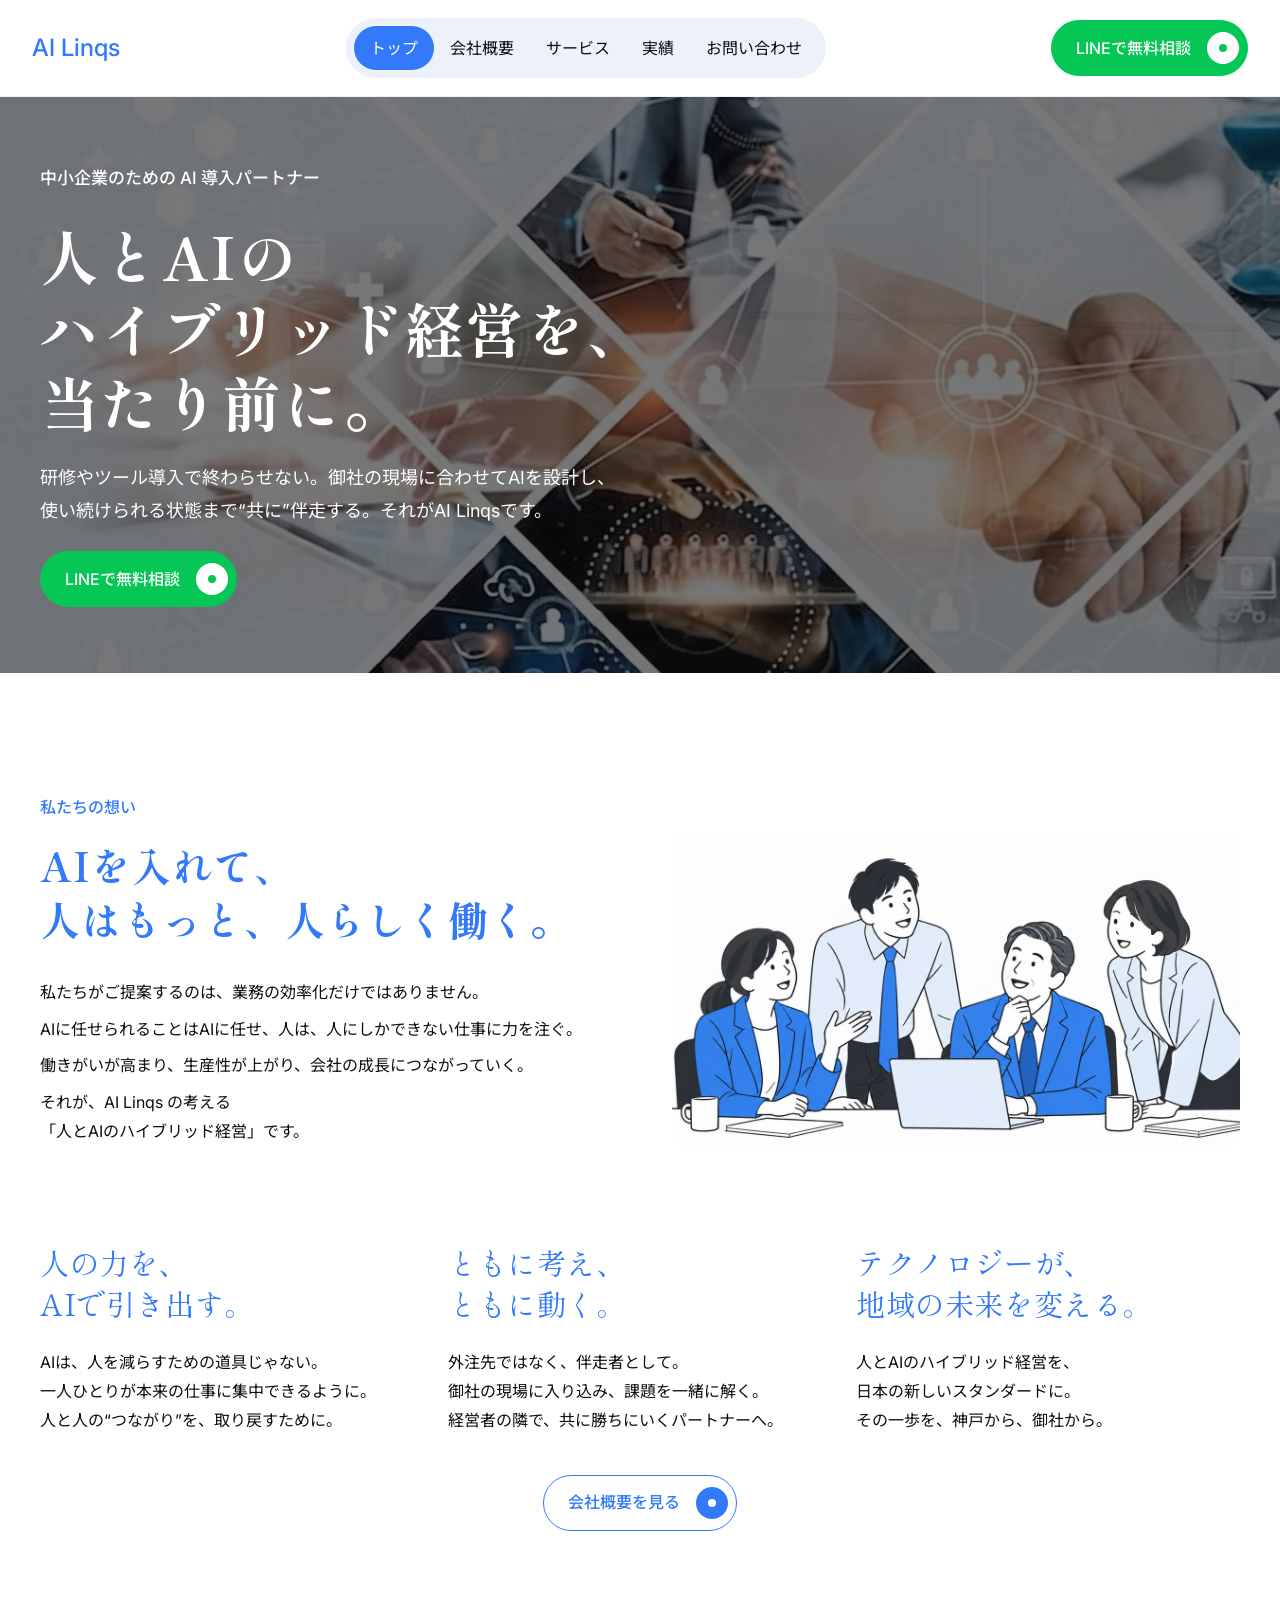
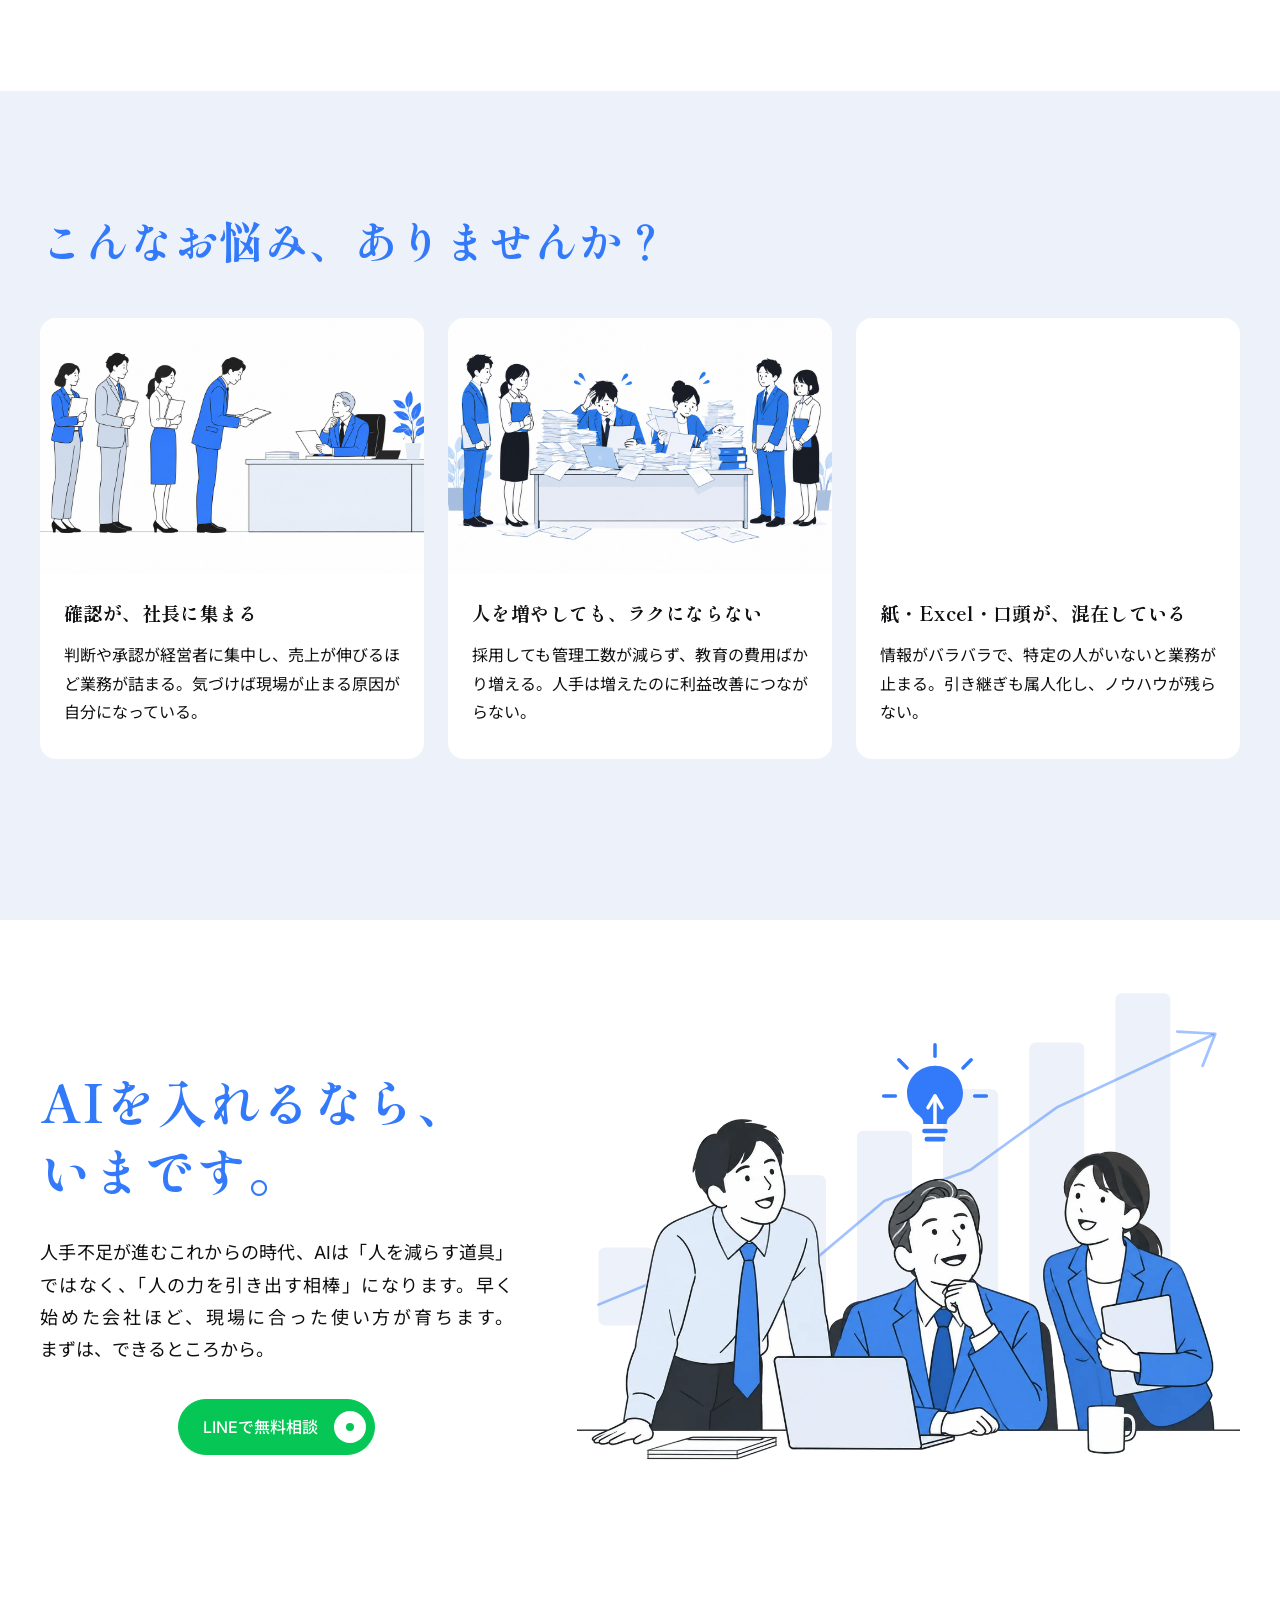
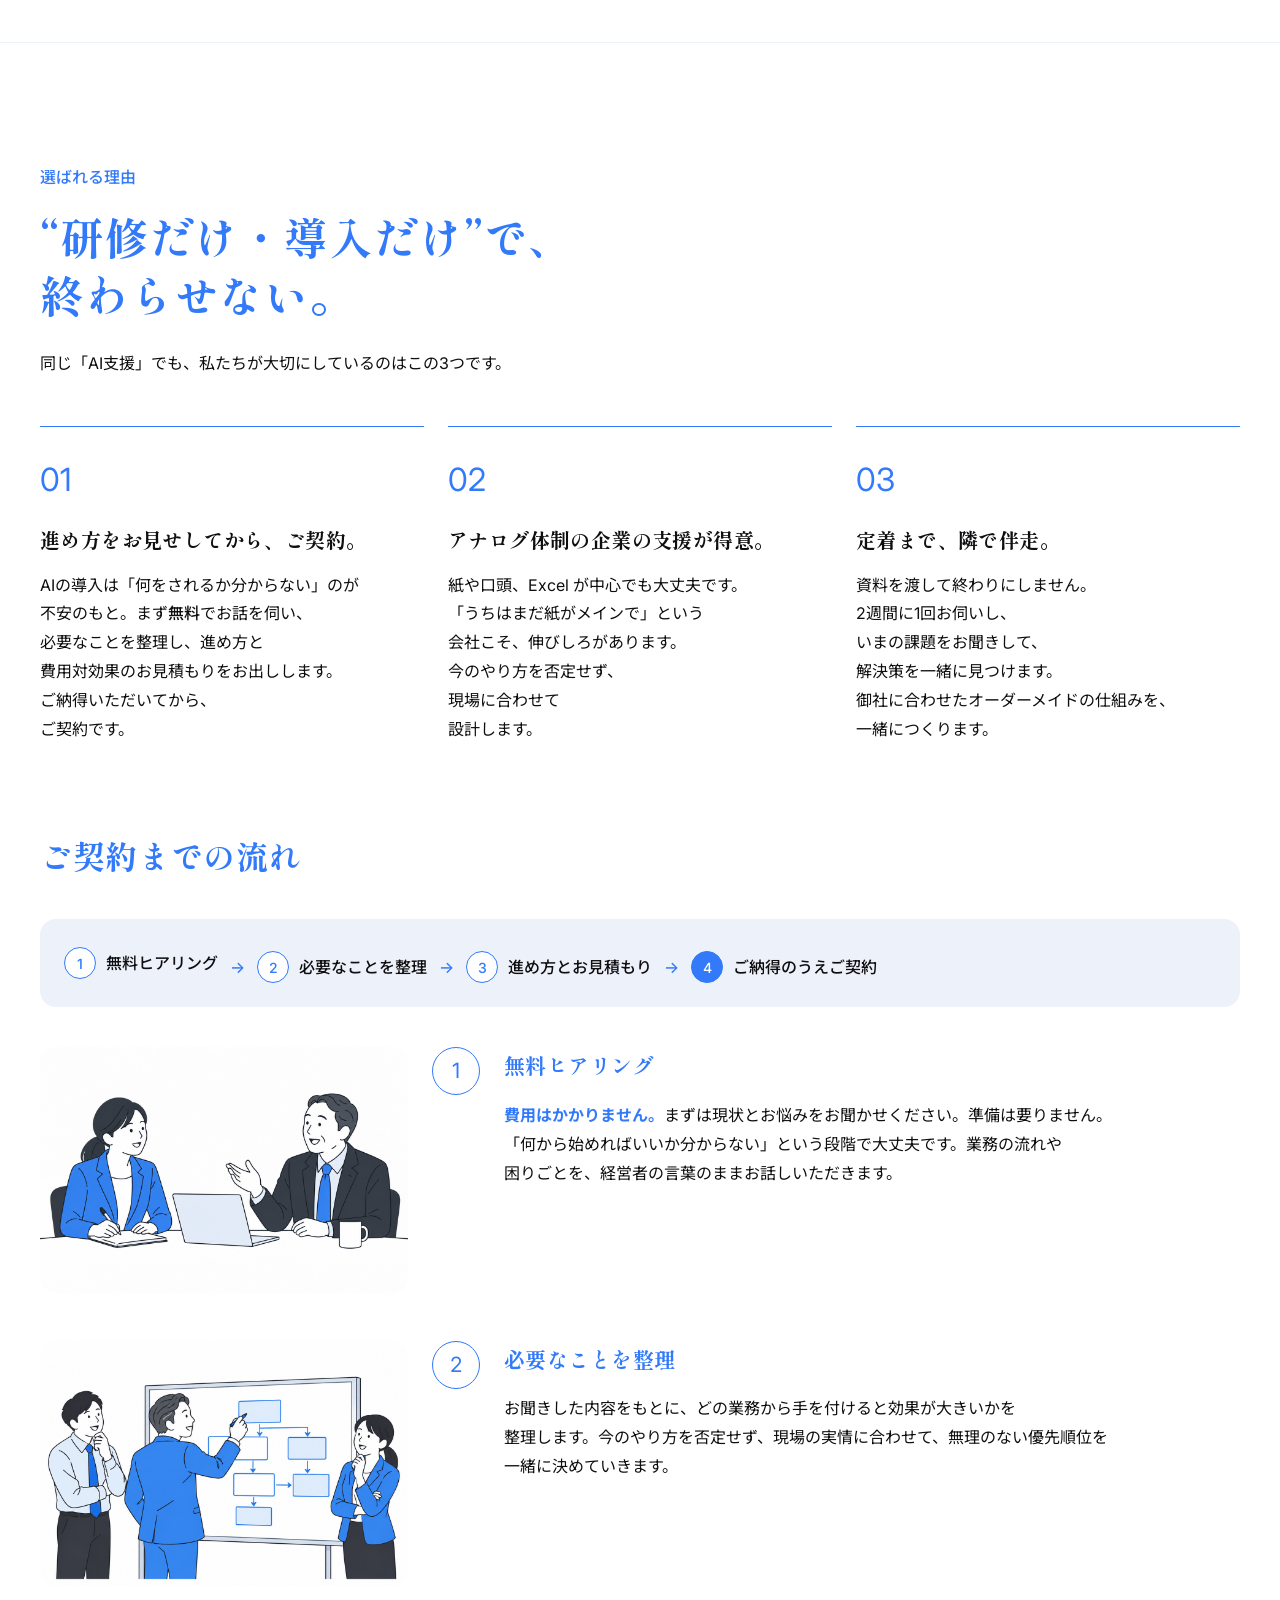
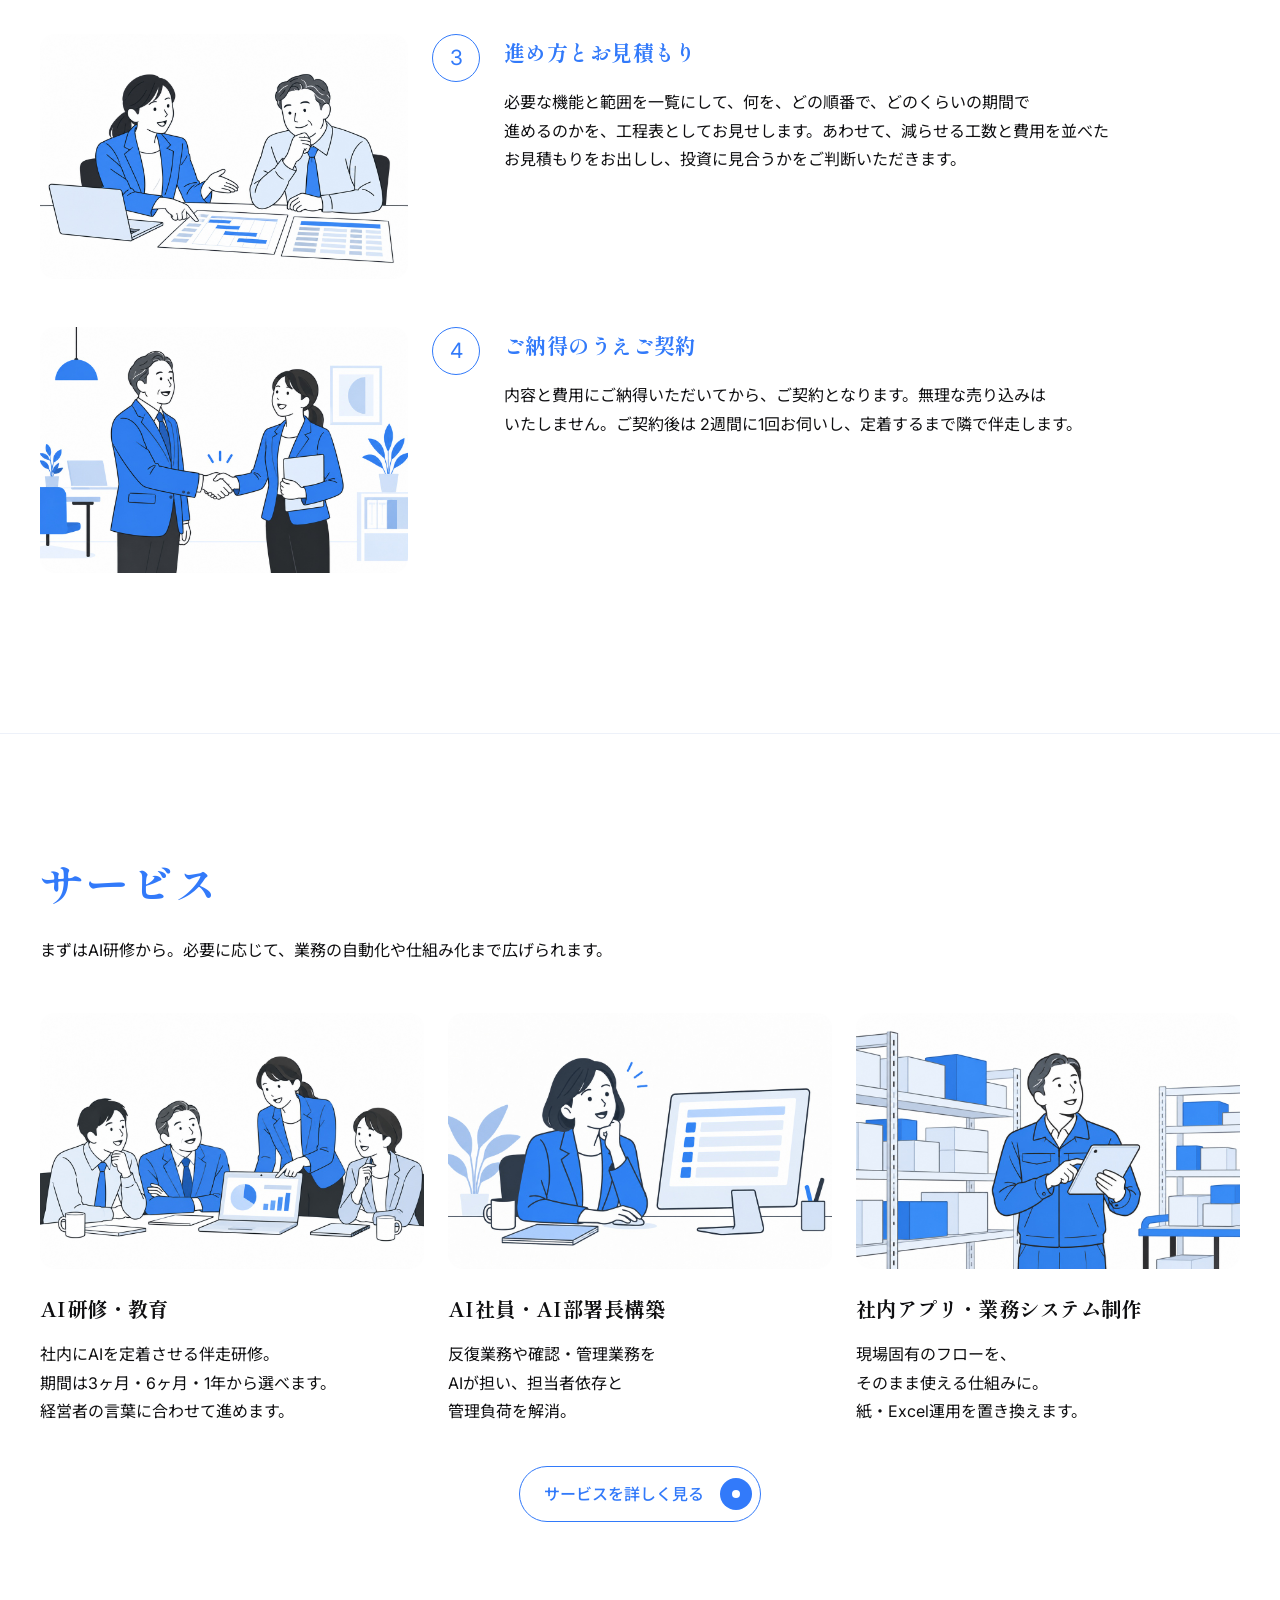
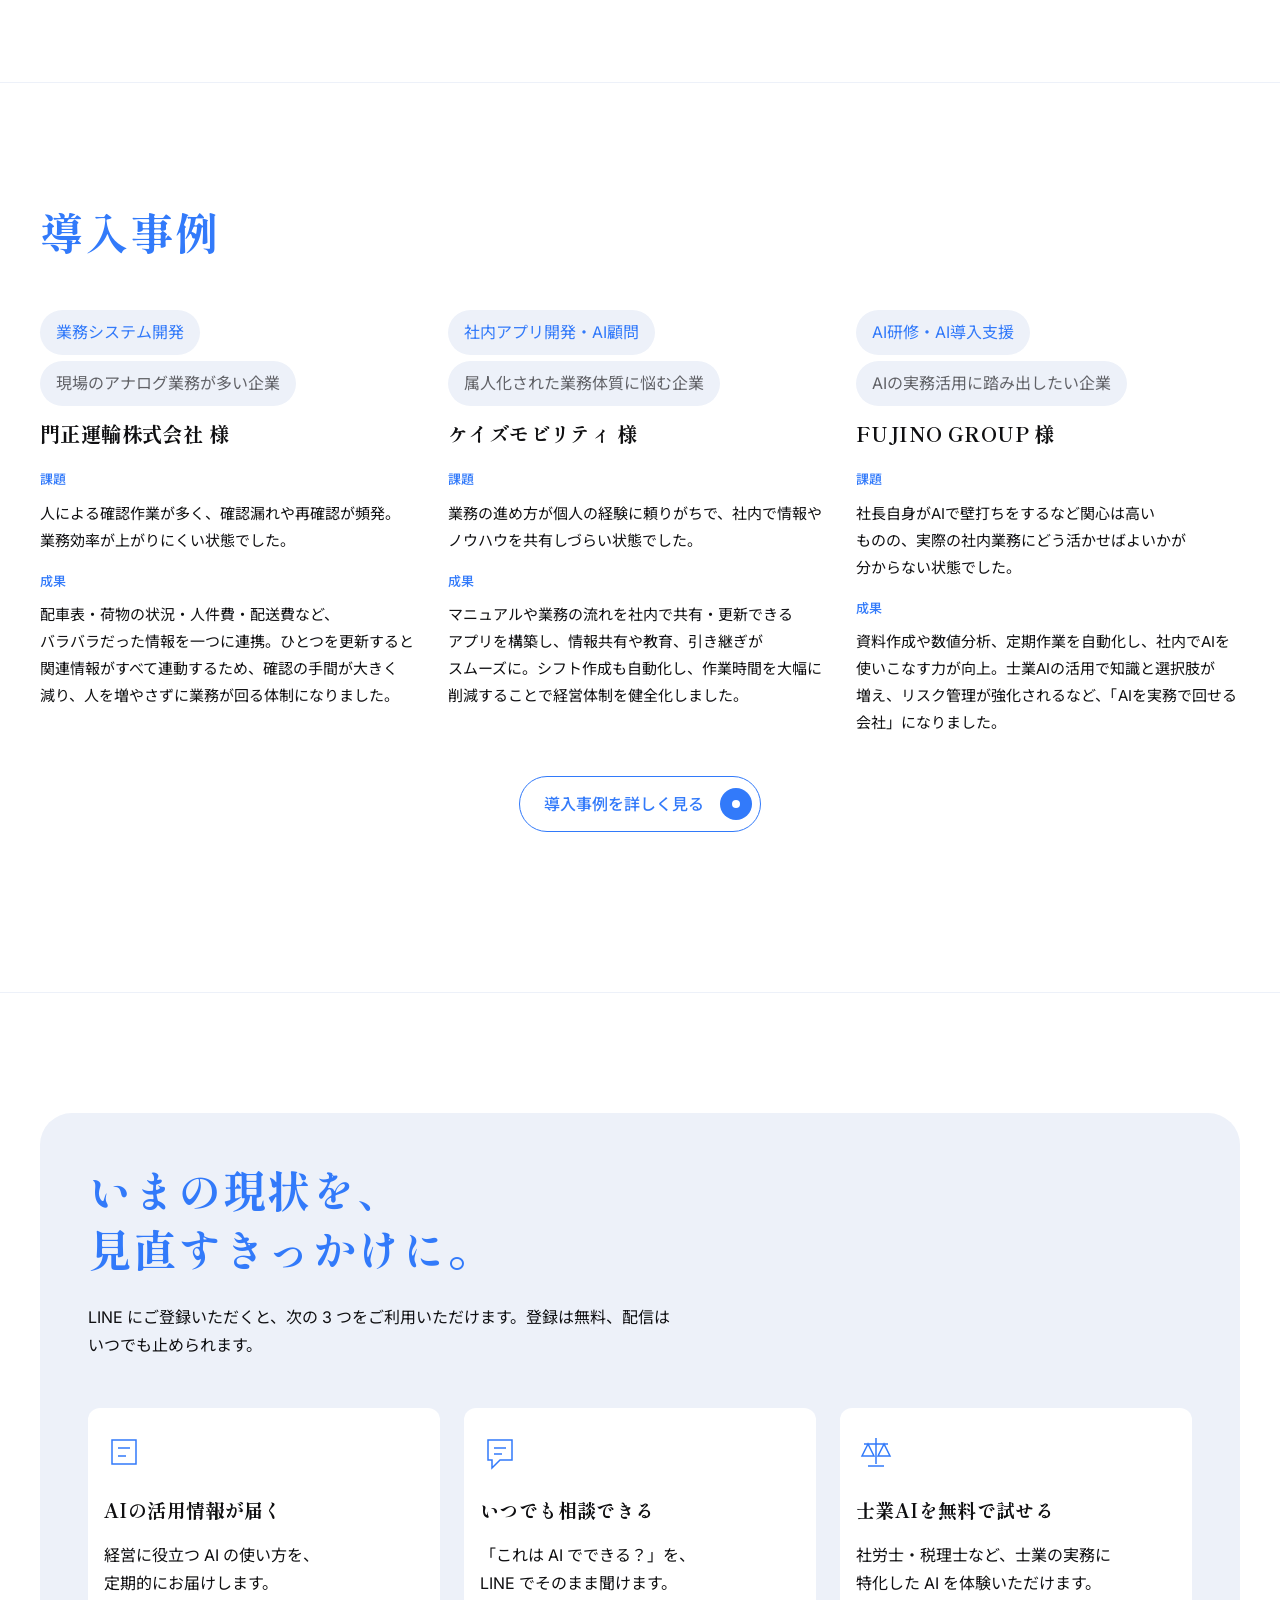
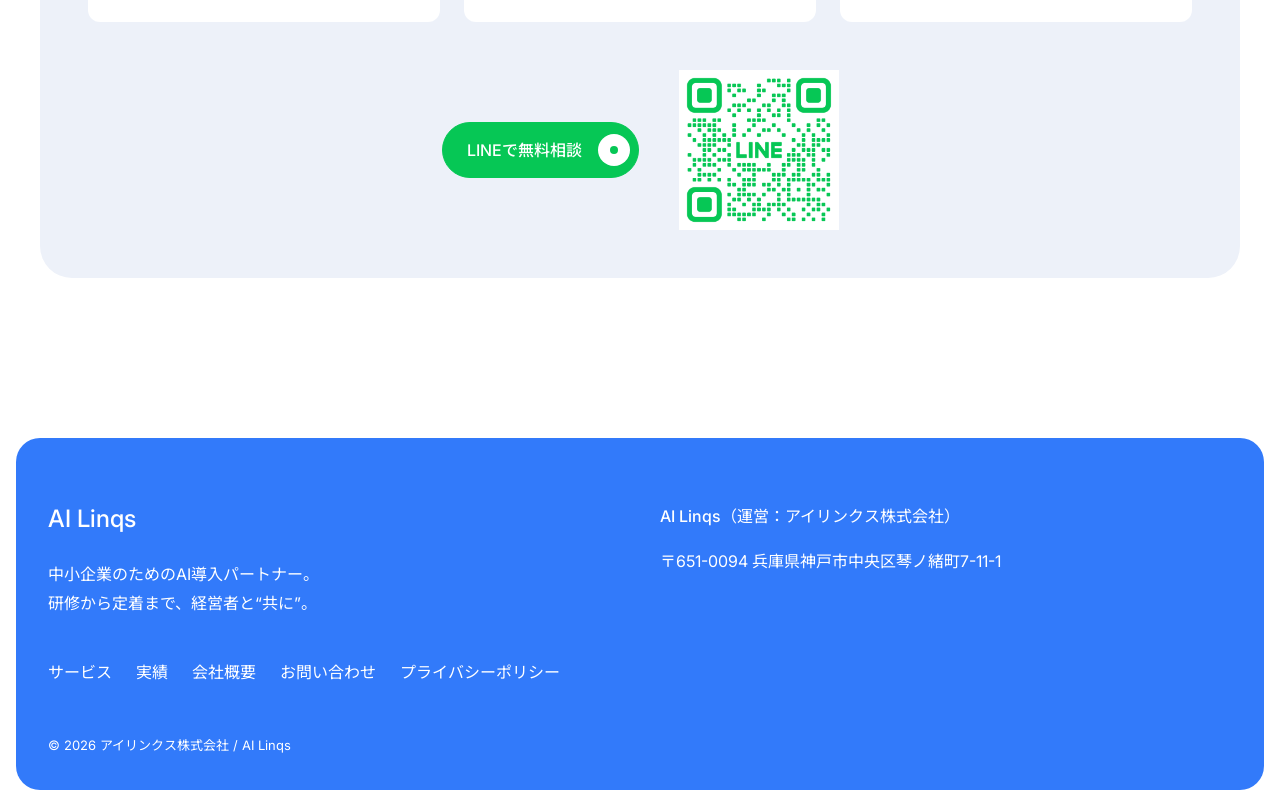
<file: index.html>
<!DOCTYPE html>
<html lang="ja"><head><meta charset="UTF-8"><meta name="viewport" content="width=device-width, initial-scale=1"><meta name="robots" content="noindex,nofollow"><meta name="theme-color" content="#FFFFFF"><title>中小企業のためのAI導入パートナー｜AI Linqs</title><meta name="description" content="研修やツール導入で終わらせない。御社の現場に合わせてAIを設計し、使い続けられる状態まで“共に”伴走する。それがAI Linqsです。"><link rel="icon" sizes="32x32" href="assets/favicon-32.png"><link rel="icon" sizes="192x192" href="assets/favicon-192.png"><link rel="apple-touch-icon" sizes="180x180" href="assets/favicon-180.png"><link rel="preconnect" href="https://fonts.googleapis.com"><link rel="preconnect" href="https://fonts.gstatic.com" crossorigin><link href="https://fonts.googleapis.com/css2?family=Inter:wght@400;500;600&amp;family=Noto+Sans+JP:wght@400;500&amp;family=Shippori+Mincho+B1:wght@600;700&amp;display=swap" rel="stylesheet"><link rel="stylesheet" href="css/style.css"><script src="js/main.js" defer></script></head><body><a class="skip" href="#main">本文へスキップ</a><header class="site-header"><div class="header-inner"><a class="logo" href="index.html">AI Linqs</a><nav class="pill-nav" aria-label="グローバルナビゲーション"><a href="index.html" class="is-active" aria-current="page">トップ</a><a href="about.html">会社概要</a><a href="service.html">サービス</a><a href="works.html">実績</a><a href="contact.html">お問い合わせ</a></nav><div class="header-end"><a class="btn" href="contact.html#contact" data-line-cta>LINEで無料相談<span class="btn-dot" aria-hidden="true"></span></a><button class="burger" id="burger" type="button" aria-label="メニューを開く" aria-expanded="false" aria-controls="spMenu"><span></span><span></span></button></div></div><nav class="sp-menu" id="spMenu" aria-label="スマートフォン用メニュー" hidden><a href="index.html" class="is-active" aria-current="page">トップ</a><a href="about.html">会社概要</a><a href="service.html">サービス</a><a href="works.html">実績</a><a href="contact.html">お問い合わせ</a><a class="btn" href="contact.html#contact" data-line-cta>LINEで無料相談<span class="btn-dot" aria-hidden="true"></span></a></nav><noscript><nav class="nojs-nav" aria-label="ページ一覧"><a href="index.html" class="is-active" aria-current="page">トップ</a><a href="about.html">会社概要</a><a href="service.html">サービス</a><a href="works.html">実績</a><a href="contact.html">お問い合わせ</a></nav></noscript></header><main id="main"><section id="hero" class="hero"><video class="hero-image" autoplay muted loop playsinline preload="metadata" poster="assets/hero-poster.jpg" aria-hidden="true"><source src="assets/hero.mp4" type="video/mp4"></video><div class="hero-inner"><div class="hero-copy"><p class="eyebrow">中小企業のための AI 導入パートナー</p><h1 class="catch"><span class="phrase">人とAIの</span><br><span class="phrase">ハイブリッド経営を、</span><br><span class="phrase">当たり前に。</span></h1><p class="lead">研修やツール導入で終わらせない。御社の現場に合わせてAIを設計し、使い続けられる状態まで“共に”伴走する。それがAI Linqsです。</p><a class="btn" href="contact.html#contact" data-line-cta>LINEで無料相談<span class="btn-dot" aria-hidden="true"></span></a></div></div></section><section id="philosophy" class="section "><div class="container"><div class="section-head"><p class="eyebrow">私たちの想い</p><h2 class="catch"><span class="phrase">AIを入れて、</span><br><span class="phrase">人はもっと、人らしく働く。</span></h2></div><div class="philosophy-intro"><div class="prose"><p>私たちがご提案するのは、業務の効率化だけではありません。</p><p>AIに任せられることはAIに任せ、人は、人にしかできない仕事に力を注ぐ。</p><p>働きがいが高まり、生産性が上がり、会社の成長につながっていく。</p><p>それが、AI Linqs の考える<br>「人とAIのハイブリッド経営」です。</p></div><img class="photo" src="assets/il-philosophy.jpg" alt="明るい職場で笑顔で話す社員たちのイメージ" width="1200" height="800" loading="lazy" decoding="async"></div><div class="grid3 pillars"><article class="card pillar"><div class="card-body"><h3><span class="phrase">人の力を、</span><br><span class="phrase">AIで引き出す。</span></h3><p class="card-copy"><span class="phrase">AIは、人を減らすための道具じゃない。</span><br><span class="phrase">一人ひとりが本来の仕事に集中できるように。</span><br><span class="phrase">人と人の“つながり”を、取り戻すために。</span></p></div></article><article class="card pillar"><div class="card-body"><h3><span class="phrase">ともに考え、</span><br><span class="phrase">ともに動く。</span></h3><p class="card-copy"><span class="phrase">外注先ではなく、伴走者として。</span><br><span class="phrase">御社の現場に入り込み、課題を一緒に解く。</span><br><span class="phrase">経営者の隣で、共に勝ちにいくパートナーへ。</span></p></div></article><article class="card pillar"><div class="card-body"><h3><span class="phrase">テクノロジーが、</span><br><span class="phrase">地域の未来を変える。</span></h3><p class="card-copy"><span class="phrase">人とAIのハイブリッド経営を、</span><br><span class="phrase">日本の新しいスタンダードに。</span><br><span class="phrase">その一歩を、神戸から、御社から。</span></p></div></article></div><div class="actions"><a class="btn" href="about.html">会社概要を見る<span class="btn-dot" aria-hidden="true"></span></a></div></div></section><section id="issues" class="section surface-section"><div class="container"><div class="section-head"><h2>こんなお悩み、<span class="phrase">ありませんか？</span></h2></div><div class="grid3 issue-cards"><article class="card "><img class="photo" src="assets/issue-01.jpg" alt="" width="1200" height="800" loading="lazy" decoding="async"><div class="card-body"><h3>確認が、社長に集まる</h3><p class="card-copy">判断や承認が経営者に集中し、売上が伸びるほど業務が詰まる。気づけば現場が止まる原因が自分になっている。</p></div></article><article class="card "><img class="photo" src="assets/issue-02.jpg" alt="" width="1200" height="800" loading="lazy" decoding="async"><div class="card-body"><h3>人を増やしても、ラクにならない</h3><p class="card-copy">採用しても管理工数が減らず、教育の費用ばかり増える。人手は増えたのに利益改善につながらない。</p></div></article><article class="card "><img class="photo" src="assets/issue-03.jpg" alt="" width="1200" height="800" loading="lazy" decoding="async"><div class="card-body"><h3>紙・Excel・口頭が、混在している</h3><p class="card-copy">情報がバラバラで、特定の人がいないと業務が止まる。引き継ぎも属人化し、ノウハウが残らない。</p></div></article></div></div></section><section id="timing" class="section "><div class="container"><div class="timing-layout"><div class="timing-copy"><div class="section-head"><h2>AIを入れるなら、<br>いまです。</h2></div><p class="timing-body"><span class="phrase">人手不足が進むこれからの時代、AIは「人を減らす道具」ではなく、</span><br><span class="phrase">「人の力を引き出す相棒」になります。早く始めた会社ほど、</span><br><span class="phrase">現場に合った使い方が育ちます。まずは、できるところから。</span></p><div class="actions"><a class="btn" href="contact.html#contact" data-line-cta>LINEで無料相談<span class="btn-dot" aria-hidden="true"></span></a></div></div><div class="timing-visual"><svg class="timing-graph" viewBox="0 0 1200 800" preserveAspectRatio="none" aria-hidden="true"><g fill="#EDF1F9"><rect class="g-bar" style="--i:0" x="60" y="450" width="96" height="150" rx="12"/><rect class="g-bar" style="--i:1" x="210" y="385" width="96" height="215" rx="12"/><rect class="g-bar" style="--i:2" x="360" y="310" width="96" height="290" rx="12"/><rect class="g-bar" style="--i:3" x="510" y="225" width="96" height="375" rx="12"/><rect class="g-bar" style="--i:4" x="660" y="145" width="96" height="455" rx="12"/><rect class="g-bar" style="--i:5" x="810" y="55" width="96" height="545" rx="12"/><rect class="g-bar" style="--i:6" x="960" y="-40" width="96" height="640" rx="12"/></g><path class="g-line" pathLength="1" d="M60 560 L258 470 L408 500 L558 360 L708 300 L858 180 L1130 40" fill="none" stroke="#327AFA" stroke-width="5" stroke-linecap="round" stroke-linejoin="round"/><path class="g-arrow" d="M1068 34 L1134 38 L1112 100" fill="none" stroke="#327AFA" stroke-width="5" stroke-linecap="round" stroke-linejoin="round"/></svg><img class="photo" src="assets/timing-cut.webp" alt="机の前でひらめいた表情で顔を上げる経営者と、隣の社員" width="1200" height="800" loading="lazy" decoding="async"><span class="timing-mark" aria-hidden="true"><svg viewBox="0 0 96 96" fill="none" stroke-linecap="round" stroke-linejoin="round"><g class="bulb-rays" stroke="currentColor" stroke-width="3"><path d="M48 4v10"/><path d="M17 17l7 7"/><path d="M79 17l-7 7"/><path d="M4 48h10"/><path d="M82 48h10"/></g><path class="bulb-glass" d="M48 22c-13.300 0-24 10.500-24 23.500 0 8.500 4.500 15 10.500 19.500 2.500 1.900 3.500 4 3.500 7h20c0-3 1-5.100 3.500-7C67.500 60.500 72 54 72 45.500 72 32.500 61.300 22 48 22Z" fill="currentColor"/><path d="M42 58l6-10 6 10" stroke="#FFFFFF" stroke-width="3"/><path d="M48 48v24" stroke="#FFFFFF" stroke-width="3"/><path d="M39 78h18M41 85h14" stroke="currentColor" stroke-width="4"/></svg></span></div></div></div></section><section id="reasons" class="section "><div class="container"><div class="section-head"><p class="eyebrow">選ばれる理由</p><h2>“研修だけ・導入だけ”で、<br><span class="phrase">終わらせない。</span></h2><p class="lead">同じ「AI支援」でも、私たちが大切にしているのはこの3つです。</p></div><div class="grid3 reason-cards"><article class="card "><div class="card-body"><p class="eyebrow">01</p><h3>進め方をお見せしてから、ご契約。</h3><p class="card-copy"><span class="phrase">AIの導入は「何をされるか分からない」のが</span><br><span class="phrase">不安のもと。まず<strong>無料</strong>でお話を伺い、</span><br><span class="phrase">必要なことを整理し、進め方と</span><br><span class="phrase">費用対効果のお見積もりをお出しします。</span><br><span class="phrase">ご納得いただいてから、</span><br><span class="phrase">ご契約です。</span></p></div></article><article class="card "><div class="card-body"><p class="eyebrow">02</p><h3>アナログ体制の企業の支援が得意。</h3><p class="card-copy"><span class="phrase">紙や口頭、Excel が中心でも大丈夫です。</span><br><span class="phrase">「うちはまだ紙がメインで」という</span><br><span class="phrase">会社こそ、伸びしろがあります。</span><br><span class="phrase">今のやり方を否定せず、</span><br><span class="phrase">現場に合わせて</span><br><span class="phrase">設計します。</span></p></div></article><article class="card "><div class="card-body"><p class="eyebrow">03</p><h3>定着まで、隣で伴走。</h3><p class="card-copy"><span class="phrase">資料を渡して終わりにしません。</span><br><span class="phrase">2週間に1回お伺いし、</span><br><span class="phrase">いまの課題をお聞きして、</span><br><span class="phrase">解決策を一緒に見つけます。</span><br><span class="phrase">御社に合わせたオーダーメイドの仕組みを、</span><br><span class="phrase">一緒につくります。</span></p></div></article></div><div class="contract-flow"><h3>ご契約までの流れ</h3><ol class="flow-chart" aria-label="ご契約までの流れ（要約）"><li><span class="flow-no">1</span><span class="flow-label">無料ヒアリング</span></li><li class="flow-arrow" aria-hidden="true">→</li><li><span class="flow-no">2</span><span class="flow-label">必要なことを整理</span></li><li class="flow-arrow" aria-hidden="true">→</li><li><span class="flow-no">3</span><span class="flow-label">進め方とお見積もり</span></li><li class="flow-arrow" aria-hidden="true">→</li><li class="is-goal"><span class="flow-no">4</span><span class="flow-label">ご納得のうえご契約</span></li></ol><ol class="contract-steps"><li><img class="photo" src="assets/il-step-01.jpg" alt="応接スペースで経営者の話を聞く担当者" width="1200" height="800" loading="lazy" decoding="async"><span class="step-number" aria-hidden="true">1</span><div class="contract-copy"><h4>無料ヒアリング</h4><p><strong class="em">費用はかかりません。</strong>まずは現状とお悩みをお聞かせください。準備は要りません。「何から始めればいいか分からない」という段階で大丈夫です。業務の流れや困りごとを、経営者の言葉のままお話しいただきます。</p></div></li><li><img class="photo" src="assets/il-step-02.jpg" alt="業務の流れを紙とホワイトボードで整理する社員たち" width="1200" height="800" loading="lazy" decoding="async"><span class="step-number" aria-hidden="true">2</span><div class="contract-copy"><h4>必要なことを整理</h4><p>お聞きした内容をもとに、どの業務から手を付けると効果が大きいかを整理します。今のやり方を否定せず、現場の実情に合わせて、無理のない優先順位を一緒に決めていきます。</p></div></li><li><img class="photo" src="assets/il-step-03.jpg" alt="机に広げた工程表と見積もりを説明する担当者" width="1200" height="800" loading="lazy" decoding="async"><span class="step-number" aria-hidden="true">3</span><div class="contract-copy"><h4>進め方とお見積もり</h4><p>必要な機能と範囲を一覧にして、何を、どの順番で、どのくらいの期間で進めるのかを、工程表としてお見せします。あわせて、減らせる工数と費用を並べたお見積もりをお出しし、投資に見合うかをご判断いただきます。</p></div></li><li><img class="photo" src="assets/il-step-04.jpg" alt="笑顔で契約書類を交わす経営者と担当者" width="1200" height="800" loading="lazy" decoding="async"><span class="step-number" aria-hidden="true">4</span><div class="contract-copy"><h4>ご納得のうえご契約</h4><p>内容と費用にご納得いただいてから、ご契約となります。無理な売り込みはいたしません。ご契約後は 2週間に1回お伺いし、定着するまで隣で伴走します。</p></div></li></ol></div></div></section><section id="service" class="section "><div class="container"><div class="section-head"><h2>サービス</h2><p class="lead">まずはAI研修から。必要に応じて、業務の自動化や仕組み化まで広げられます。</p></div><div class="grid3 service-cards"><article class="card "><img class="photo" src="assets/il-service-training.jpg" width="1200" height="800" loading="lazy" decoding="async" alt=""><div class="card-body"><h3>AI研修・教育</h3><p class="card-copy"><span class="phrase">社内にAIを定着させる伴走研修。</span><br><span class="phrase">期間は3ヶ月・6ヶ月・1年から選べます。</span><br><span class="phrase">経営者の言葉に合わせて進めます。</span></p></div></article><article class="card "><img class="photo" src="assets/il-service-aistaff.jpg" width="1200" height="800" loading="lazy" decoding="async" alt=""><div class="card-body"><h3>AI社員・AI部署長構築</h3><p class="card-copy"><span class="phrase">反復業務や確認・管理業務を</span><br><span class="phrase">AIが担い、担当者依存と</span><br><span class="phrase">管理負荷を解消。</span></p></div></article><article class="card "><img class="photo" src="assets/il-service-app.jpg" width="1200" height="800" loading="lazy" decoding="async" alt=""><div class="card-body"><h3>社内アプリ・業務システム制作</h3><p class="card-copy"><span class="phrase">現場固有のフローを、</span><br><span class="phrase">そのまま使える仕組みに。</span><br><span class="phrase">紙・Excel運用を置き換えます。</span></p></div></article></div><div class="actions"><a class="btn" href="service.html">サービスを詳しく見る<span class="btn-dot" aria-hidden="true"></span></a></div></div></section><section id="works" class="section "><div class="container"><div class="section-head"><h2>導入事例</h2></div><div class="grid3 case-cards"><article class="card "><!-- 実写が届いたら差し込み：<img class="photo" src="assets/case-01.jpg" alt="" width="1200" height="800" loading="lazy" decoding="async"> --><div class="card-body"><p class="tags"><span>業務システム開発</span><span>現場のアナログ業務が多い企業</span></p><h3>門正運輸株式会社 様</h3><dl class="case"><div><dt>課題</dt><dd>人による確認作業が多く、確認漏れや再確認が頻発。業務効率が上がりにくい状態でした。</dd></div><div><dt>成果</dt><dd>配車表・荷物の状況・人件費・配送費など、バラバラだった情報を一つに連携。ひとつを更新すると関連情報がすべて連動するため、確認の手間が大きく減り、人を増やさずに業務が回る体制になりました。</dd></div></dl></div></article><article class="card "><!-- 実写が届いたら差し込み：<img class="photo" src="assets/case-02.jpg" alt="" width="1200" height="800" loading="lazy" decoding="async"> --><div class="card-body"><p class="tags"><span>社内アプリ開発・AI顧問</span><span>属人化された業務体質に悩む企業</span></p><h3>ケイズモビリティ 様</h3><dl class="case"><div><dt>課題</dt><dd>業務の進め方が個人の経験に頼りがちで、社内で情報やノウハウを共有しづらい状態でした。</dd></div><div><dt>成果</dt><dd>マニュアルや業務の流れを社内で共有・更新できるアプリを構築し、情報共有や教育、引き継ぎがスムーズに。シフト作成も自動化し、作業時間を大幅に削減することで経営体制を健全化しました。</dd></div></dl></div></article><article class="card "><!-- 実写が届いたら差し込み：<img class="photo" src="assets/case-03.jpg" alt="" width="1200" height="800" loading="lazy" decoding="async"> --><div class="card-body"><p class="tags"><span>AI研修・AI導入支援</span><span>AIの実務活用に踏み出したい企業</span></p><h3>FUJINO GROUP 様</h3><dl class="case"><div><dt>課題</dt><dd>社長自身がAIで壁打ちをするなど関心は高いものの、実際の社内業務にどう活かせばよいかが分からない状態でした。</dd></div><div><dt>成果</dt><dd>資料作成や数値分析、定期作業を自動化し、社内でAIを使いこなす力が向上。士業AIの活用で知識と選択肢が増え、リスク管理が強化されるなど、「AIを実務で回せる会社」になりました。</dd></div></dl></div></article></div><div class="actions"><a class="btn" href="works.html">導入事例を詳しく見る<span class="btn-dot" aria-hidden="true"></span></a></div></div></section><section id="line" class="section "><div class="container"><div class="line-frame"><div class="section-head"><h2>いまの現状を、<br><span class="phrase">見直すきっかけに。</span></h2><p class="lead">LINE にご登録いただくと、次の 3 つをご利用いただけます。登録は無料、配信はいつでも止められます。</p></div><div class="grid3 benefits"><article class="card "><svg class="line-icon" viewBox="0 0 40 40" aria-hidden="true"><path d="M8 8h24v24H8z M14 16h12 M14 24h8"/></svg><div class="card-body"><h3>AIの活用情報が届く</h3><p class="card-copy"><span class="phrase">経営に役立つ AI の使い方を、</span><br><span class="phrase">定期的にお届けします。</span></p></div></article><article class="card "><svg class="line-icon" viewBox="0 0 40 40" aria-hidden="true"><path d="M8 8h24v20H20l-8 8v-8H8z M14 16h12 M14 22h8"/></svg><div class="card-body"><h3>いつでも相談できる</h3><p class="card-copy"><span class="phrase">「これは AI でできる？」を、</span><br><span class="phrase">LINE でそのまま聞けます。</span></p></div></article><article class="card "><svg class="line-icon" viewBox="0 0 40 40" aria-hidden="true"><path d="M20 6v26 M8 12h24 M12 12l-6 12h12z M28 12l-6 12h12z M12 34h16"/></svg><div class="card-body"><h3>士業AIを無料で試せる</h3><p class="card-copy"><span class="phrase">社労士・税理士など、士業の実務に</span><br><span class="phrase">特化した AI を体験いただけます。</span></p></div></article></div><div class="line-action"><a class="btn" href="contact.html#contact" data-line-cta>LINEで無料相談<span class="btn-dot" aria-hidden="true"></span></a><img class="qr pc-only" src="assets/line-qr.png" alt="LINE友だち追加QRコード" width="160" height="160"></div></div></div></section></main><footer class="footer">
  <div class="container">
    <div class="footer__grid">
      <div>
        <a href="index.html" class="logo" aria-label="AI Linqs トップへ"><span class="logo__ai">AI</span> Linqs</a>
        <p class="footer__desc">中小企業のためのAI導入パートナー。<br>研修から定着まで、経営者と“共に”。</p>
      </div>
      <div>
        <p><strong>AI Linqs</strong>（運営：アイリンクス株式会社）</p>
        <p>〒651-0094 兵庫県神戸市中央区琴ノ緒町7-11-1</p>
      </div>
      <nav class="footer__nav" aria-label="フッターナビゲーション">
        <ul>
          <li><a href="service.html">サービス</a></li>
          <li><a href="works.html">実績</a></li>
          <li><a href="about.html">会社概要</a></li>
          <li><a href="contact.html">お問い合わせ</a></li>
          <li><a href="privacy.html">プライバシーポリシー</a></li>
        </ul>
      </nav>
    </div>
    <p class="footer__copy">&copy; 2026 アイリンクス株式会社 / AI Linqs</p>
  </div>
</footer><div class="sticky-cta" id="stickyCta" hidden><a class="btn" href="contact.html#contact" data-line-cta>LINEで無料相談<span class="btn-dot" aria-hidden="true"></span></a></div><div class="test-badge" id="testBadge" hidden>テスト版 v4</div></body></html>
</file>
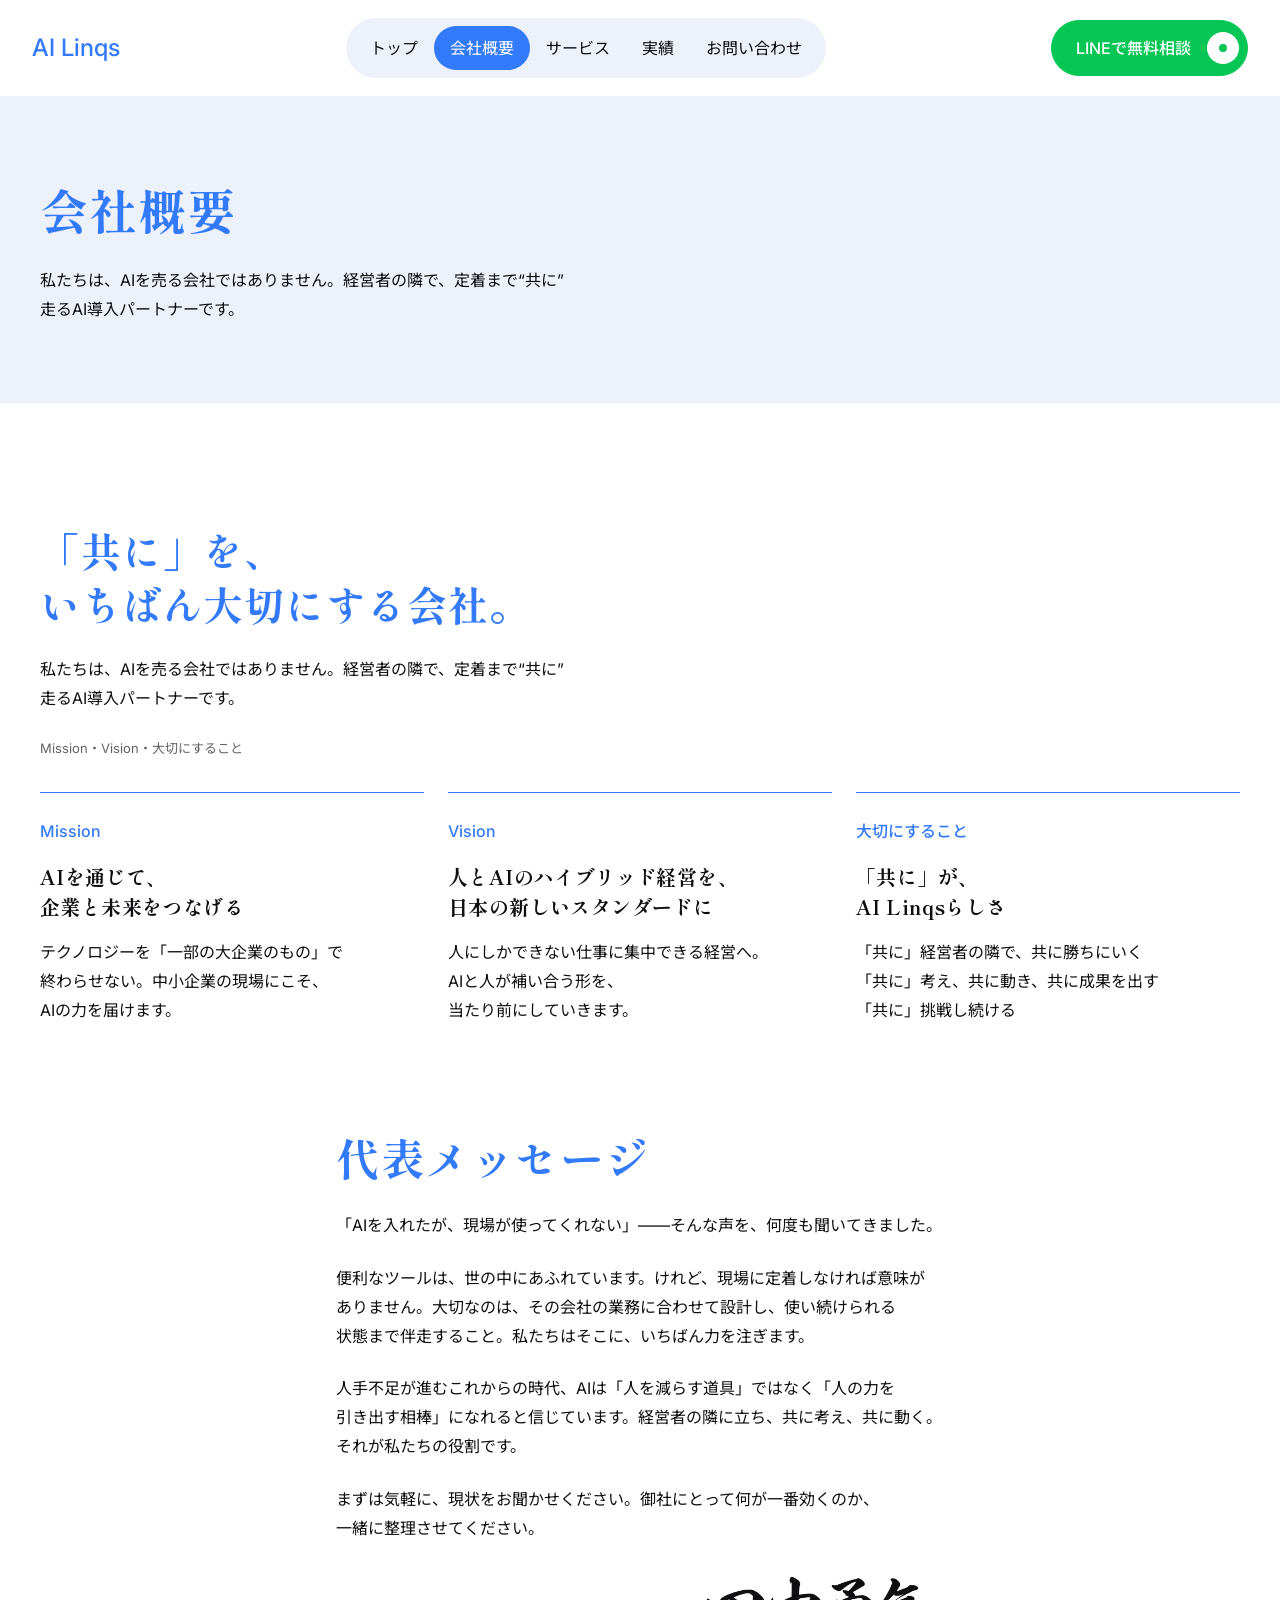
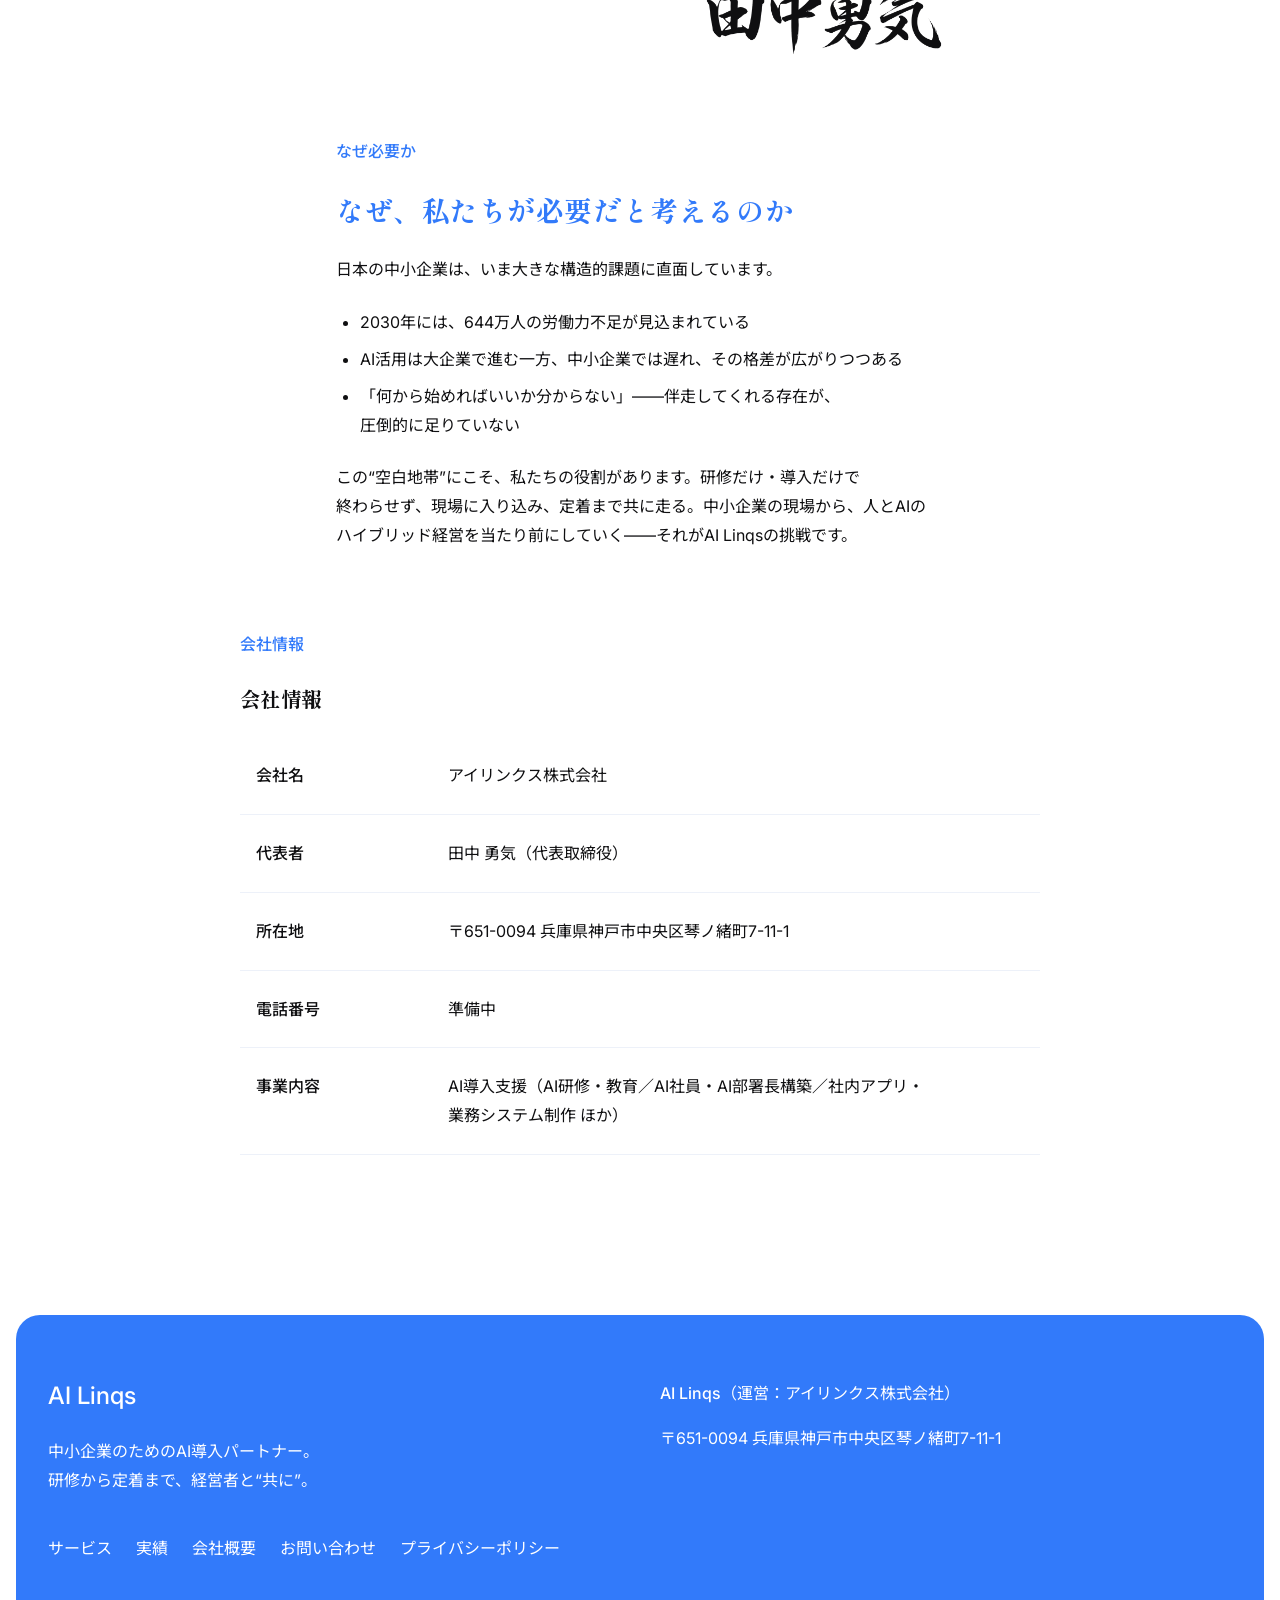
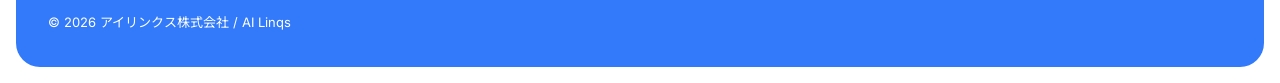
<file: about.html>
<!DOCTYPE html>
<html lang="ja"><head><meta charset="UTF-8"><meta name="viewport" content="width=device-width, initial-scale=1"><meta name="robots" content="noindex,nofollow"><meta name="theme-color" content="#FFFFFF"><title>会社概要｜AI Linqs</title><meta name="description" content="私たちは、AIを売る会社ではありません。経営者の隣で、定着まで“共に”走るAI導入パートナーです。"><link rel="icon" sizes="32x32" href="assets/favicon-32.png"><link rel="icon" sizes="192x192" href="assets/favicon-192.png"><link rel="apple-touch-icon" sizes="180x180" href="assets/favicon-180.png"><link rel="preconnect" href="https://fonts.googleapis.com"><link rel="preconnect" href="https://fonts.gstatic.com" crossorigin><link href="https://fonts.googleapis.com/css2?family=Inter:wght@400;500;600&amp;family=Noto+Sans+JP:wght@400;500&amp;family=Shippori+Mincho+B1:wght@600;700&amp;display=swap" rel="stylesheet"><link rel="stylesheet" href="css/style.css"><script src="js/main.js" defer></script></head><body><a class="skip" href="#main">本文へスキップ</a><header class="site-header"><div class="header-inner"><a class="logo" href="index.html">AI Linqs</a><nav class="pill-nav" aria-label="グローバルナビゲーション"><a href="index.html">トップ</a><a href="about.html" class="is-active" aria-current="page">会社概要</a><a href="service.html">サービス</a><a href="works.html">実績</a><a href="contact.html">お問い合わせ</a></nav><div class="header-end"><a class="btn" href="contact.html#contact" data-line-cta>LINEで無料相談<span class="btn-dot" aria-hidden="true"></span></a><button class="burger" id="burger" type="button" aria-label="メニューを開く" aria-expanded="false" aria-controls="spMenu"><span></span><span></span></button></div></div><nav class="sp-menu" id="spMenu" aria-label="スマートフォン用メニュー" hidden><a href="index.html">トップ</a><a href="about.html" class="is-active" aria-current="page">会社概要</a><a href="service.html">サービス</a><a href="works.html">実績</a><a href="contact.html">お問い合わせ</a><a class="btn" href="contact.html#contact" data-line-cta>LINEで無料相談<span class="btn-dot" aria-hidden="true"></span></a></nav><noscript><nav class="nojs-nav" aria-label="ページ一覧"><a href="index.html">トップ</a><a href="about.html" class="is-active" aria-current="page">会社概要</a><a href="service.html">サービス</a><a href="works.html">実績</a><a href="contact.html">お問い合わせ</a></nav></noscript></header><main id="main"><section class="page-band"><div class="container"><h1>会社概要</h1><p>私たちは、AIを売る会社ではありません。経営者の隣で、定着まで“共に”走るAI導入パートナーです。</p></div></section><section class="section about-content" id="philosophy"><div class="container"><div class="section-head"><h2 class="slide__title reveal">「共に」を、<br>いちばん大切にする会社。</h2>
      <p class="slide__lead reveal">私たちは、AIを売る会社ではありません。経営者の隣で、定着まで“共に”走るAI導入パートナーです。</p>
      <p class="slide__note reveal">Mission・Vision・大切にすること</p></div><div class="grid3 values"><article class="card" id="mission"><div class="card-body"><p class="slide__tag reveal">Mission</p>
      <h3 class="slide__title reveal"><span class="phrase">AIを通じて、</span><br><span class="phrase">企業と未来をつなげる</span></h3>
      <p class="slide__lead reveal"><span class="phrase">テクノロジーを「一部の大企業のもの」で</span><br><span class="phrase">終わらせない。中小企業の現場にこそ、</span><br><span class="phrase">AIの力を届けます。</span></p></div></article>
<article class="card" id="vision"><div class="card-body"><p class="slide__tag reveal">Vision</p>
      <h3 class="slide__title reveal"><span class="phrase">人とAIのハイブリッド経営を、</span><br><span class="phrase">日本の新しいスタンダードに</span></h3>
      <p class="slide__lead reveal"><span class="phrase">人にしかできない仕事に集中できる経営へ。</span><br><span class="phrase">AIと人が補い合う形を、</span><br><span class="phrase">当たり前にしていきます。</span></p></div></article>
<article class="card" id="value"><div class="card-body"><p class="slide__tag reveal">大切にすること</p>
      <h3 class="slide__title reveal"><span class="phrase">「共に」が、</span><br><span class="phrase">AI Linqsらしさ</span></h3>
      <ul class="dash slide__lead reveal">
        <li>「共に」経営者の隣で、共に勝ちにいく</li>
        <li>「共に」考え、共に動き、共に成果を出す</li>
        <li>「共に」挑戦し続ける</li>
      </ul></div></article>
</div><div class="subsection message-block">
      <h2 class="slide__title slide__title--m reveal">代表メッセージ</h2>
      <div class="message reveal">
        <!-- 社長の写真が届いたら：<img class="message__portrait" src="assets/ceo.jpg" alt="代表取締役 田中 勇気" width="224" height="224" loading="lazy" decoding="async"> -->
        <p>「AIを入れたが、現場が使ってくれない」——そんな声を、何度も聞いてきました。</p>
        <p>便利なツールは、世の中にあふれています。けれど、現場に定着しなければ意味がありません。大切なのは、その会社の業務に合わせて設計し、使い続けられる状態まで伴走すること。私たちはそこに、いちばん力を注ぎます。</p>
        <p>人手不足が進むこれからの時代、AIは「人を減らす道具」ではなく「人の力を引き出す相棒」になれると信じています。経営者の隣に立ち、共に考え、共に動く。それが私たちの役割です。</p>
        <p>まずは気軽に、現状をお聞かせください。御社にとって何が一番効くのか、一緒に整理させてください。</p>
        <img src="assets/signature-dark.png" alt="田中 勇気 サイン" class="message__sign" width="900" height="308" loading="lazy" decoding="async">
      </div></div><div id="why-us" class="subsection"><p class="slide__tag reveal">なぜ必要か</p>
      <h3 class="slide__title reveal">なぜ、私たちが必要だと考えるのか</h3>
      <div class="prose slide__lead reveal">
        <p>日本の中小企業は、いま大きな構造的課題に直面しています。</p>
        <ul>
          <li>2030年には、644万人の労働力不足が見込まれている</li>
          <li>AI活用は大企業で進む一方、中小企業では遅れ、その格差が広がりつつある</li>
          <li>「何から始めればいいか分からない」——伴走してくれる存在が、圧倒的に足りていない</li>
        </ul>
        <p>この“空白地帯”にこそ、私たちの役割があります。研修だけ・導入だけで終わらせず、現場に入り込み、定着まで共に走る。中小企業の現場から、人とAIのハイブリッド経営を当たり前にしていく——それがAI Linqsの挑戦です。</p>
      </div></div><div id="company-info" class="subsection"><p class="slide__tag reveal">会社情報</p>
      <h3 class="slide__title slide__title--m reveal">会社情報</h3>
      <!-- [要確認] 会社概要（運営法人=アイリンクス株式会社／設立年・法人格の最終確認） -->
      <!-- [要確認] 電話番号・設立年月・資本金などは確定後に追記 --><table class="company-table"><tbody><tr><th scope="row">会社名</th><td>アイリンクス株式会社</td></tr><tr><th scope="row">代表者</th><td>田中 勇気（代表取締役）</td></tr><tr><th scope="row">所在地</th><td>〒651-0094 兵庫県神戸市中央区琴ノ緒町7-11-1</td></tr><tr><th scope="row">電話番号</th><td>準備中</td></tr><tr><th scope="row">事業内容</th><td>AI導入支援（AI研修・教育／AI社員・AI部署長構築／社内アプリ・業務システム制作 ほか）</td></tr></tbody></table></div></div></section></main><footer class="footer">
  <div class="container">
    <div class="footer__grid">
      <div>
        <a href="index.html" class="logo" aria-label="AI Linqs トップへ"><span class="logo__ai">AI</span> Linqs</a>
        <p class="footer__desc">中小企業のためのAI導入パートナー。<br>研修から定着まで、経営者と“共に”。</p>
      </div>
      <div>
        <p><strong>AI Linqs</strong>（運営：アイリンクス株式会社）</p>
        <p>〒651-0094 兵庫県神戸市中央区琴ノ緒町7-11-1</p>
      </div>
      <nav class="footer__nav" aria-label="フッターナビゲーション">
        <ul>
          <li><a href="service.html">サービス</a></li>
          <li><a href="works.html">実績</a></li>
          <li><a href="about.html">会社概要</a></li>
          <li><a href="contact.html">お問い合わせ</a></li>
          <li><a href="privacy.html">プライバシーポリシー</a></li>
        </ul>
      </nav>
    </div>
    <p class="footer__copy">&copy; 2026 アイリンクス株式会社 / AI Linqs</p>
  </div>
</footer><div class="sticky-cta" id="stickyCta" hidden><a class="btn" href="contact.html#contact" data-line-cta>LINEで無料相談<span class="btn-dot" aria-hidden="true"></span></a></div><div class="test-badge" id="testBadge" hidden>テスト版 v4</div></body></html>
</file>
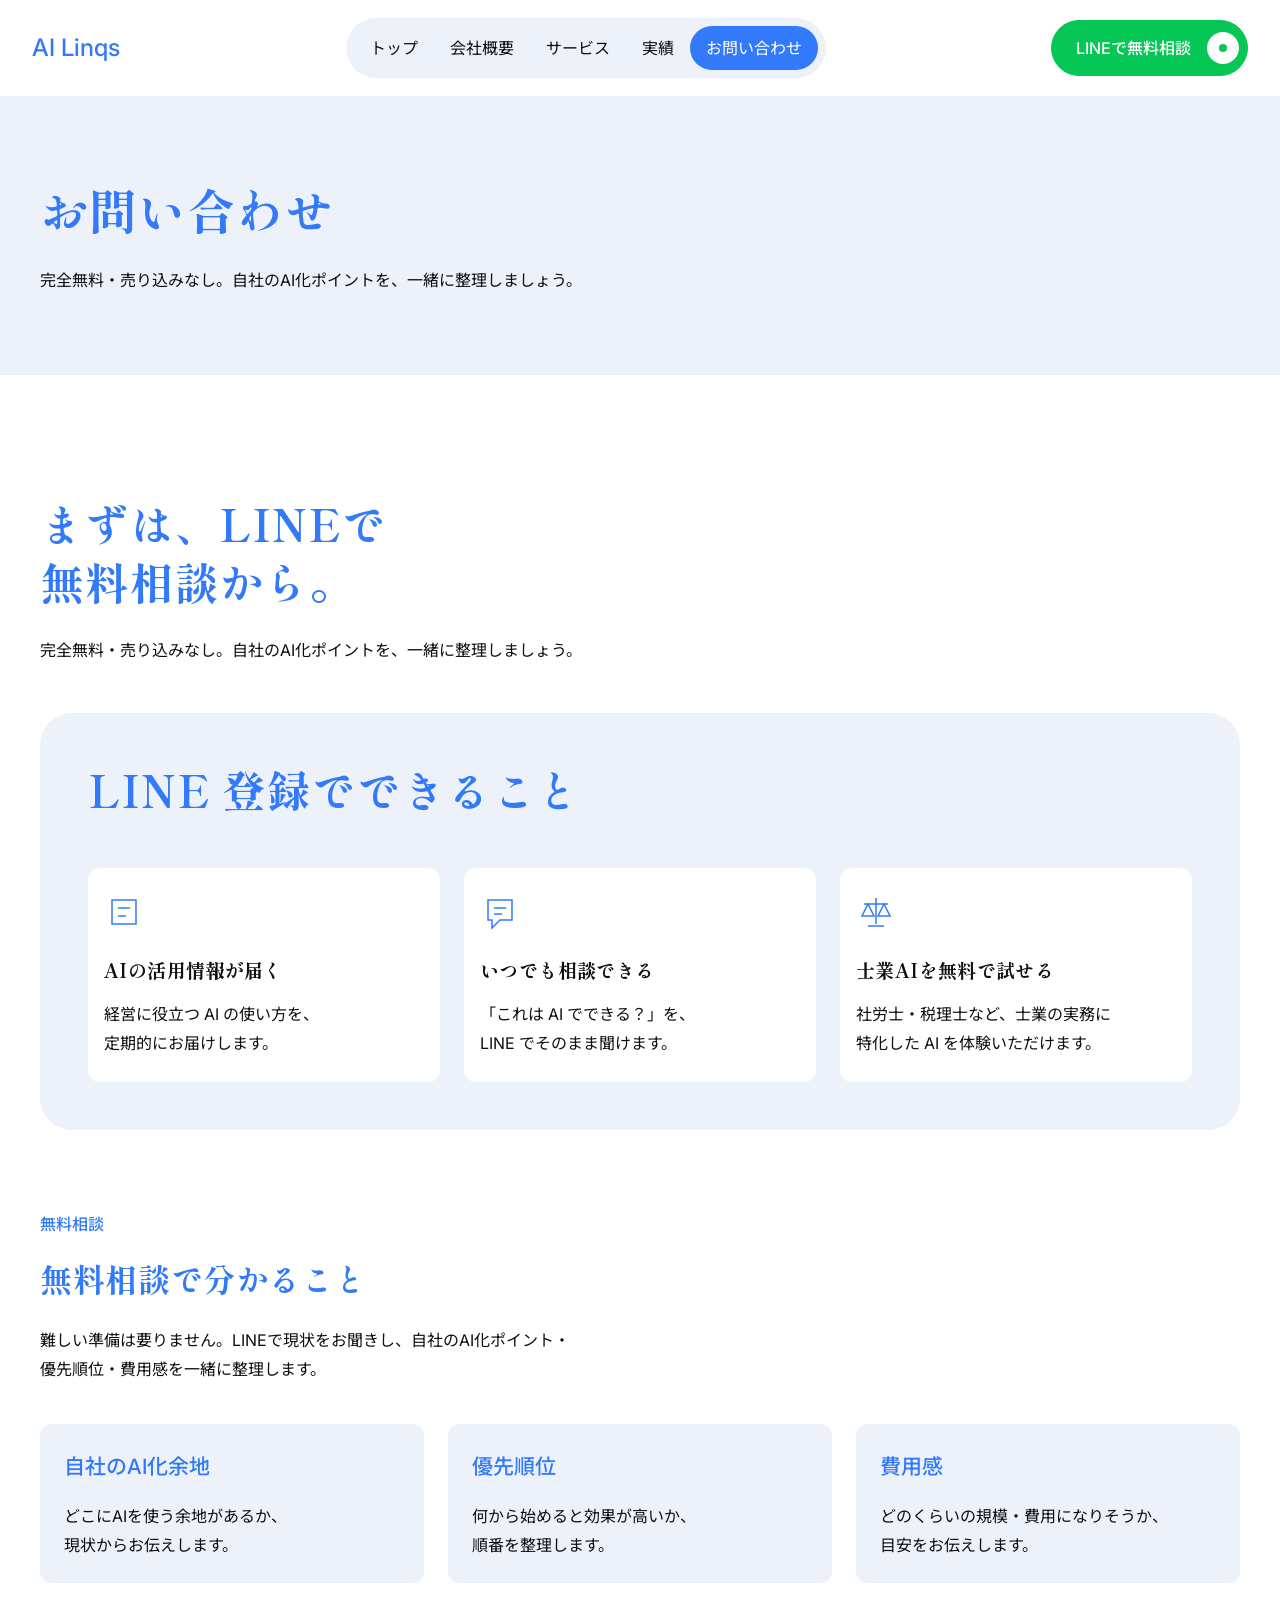
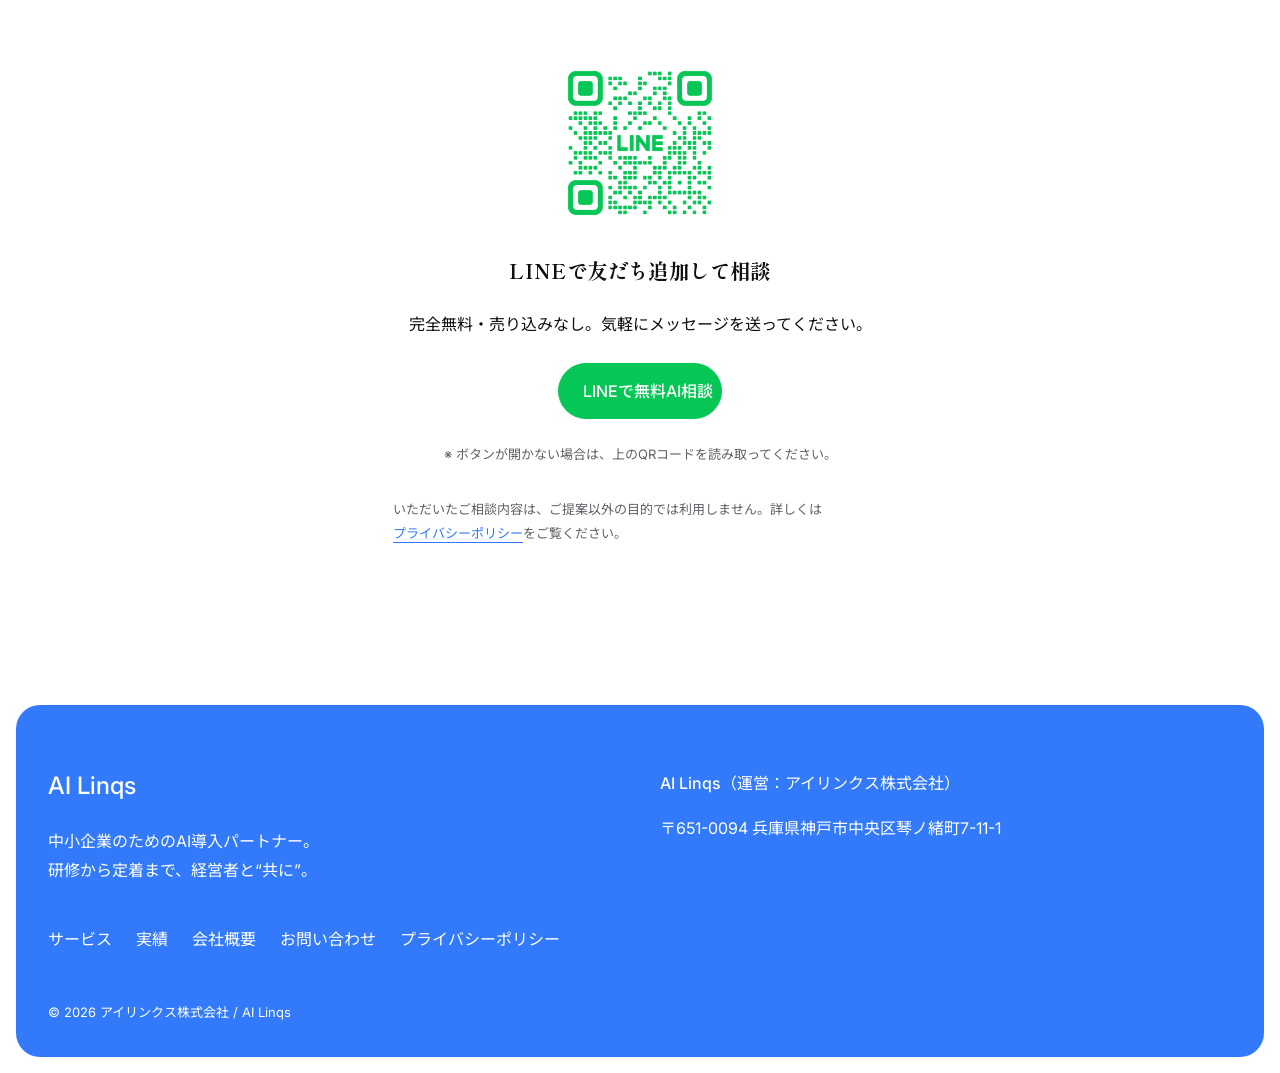
<file: contact.html>
<!DOCTYPE html>
<html lang="ja"><head><meta charset="UTF-8"><meta name="viewport" content="width=device-width, initial-scale=1"><meta name="robots" content="noindex,nofollow"><meta name="theme-color" content="#FFFFFF"><title>お問い合わせ｜AI Linqs</title><meta name="description" content="完全無料・売り込みなし。自社のAI化ポイントを、一緒に整理しましょう。"><link rel="icon" sizes="32x32" href="assets/favicon-32.png"><link rel="icon" sizes="192x192" href="assets/favicon-192.png"><link rel="apple-touch-icon" sizes="180x180" href="assets/favicon-180.png"><link rel="preconnect" href="https://fonts.googleapis.com"><link rel="preconnect" href="https://fonts.gstatic.com" crossorigin><link href="https://fonts.googleapis.com/css2?family=Inter:wght@400;500;600&amp;family=Noto+Sans+JP:wght@400;500&amp;family=Shippori+Mincho+B1:wght@600;700&amp;display=swap" rel="stylesheet"><link rel="stylesheet" href="css/style.css"><script src="js/main.js" defer></script></head><body><a class="skip" href="#main">本文へスキップ</a><header class="site-header"><div class="header-inner"><a class="logo" href="index.html">AI Linqs</a><nav class="pill-nav" aria-label="グローバルナビゲーション"><a href="index.html">トップ</a><a href="about.html">会社概要</a><a href="service.html">サービス</a><a href="works.html">実績</a><a href="contact.html" class="is-active" aria-current="page">お問い合わせ</a></nav><div class="header-end"><a class="btn" href="#contact" data-line-cta>LINEで無料相談<span class="btn-dot" aria-hidden="true"></span></a><button class="burger" id="burger" type="button" aria-label="メニューを開く" aria-expanded="false" aria-controls="spMenu"><span></span><span></span></button></div></div><nav class="sp-menu" id="spMenu" aria-label="スマートフォン用メニュー" hidden><a href="index.html">トップ</a><a href="about.html">会社概要</a><a href="service.html">サービス</a><a href="works.html">実績</a><a href="contact.html" class="is-active" aria-current="page">お問い合わせ</a><a class="btn" href="#contact" data-line-cta>LINEで無料相談<span class="btn-dot" aria-hidden="true"></span></a></nav><noscript><nav class="nojs-nav" aria-label="ページ一覧"><a href="index.html">トップ</a><a href="about.html">会社概要</a><a href="service.html">サービス</a><a href="works.html">実績</a><a href="contact.html" class="is-active" aria-current="page">お問い合わせ</a></nav></noscript></header><main id="main"><section class="page-band"><div class="container"><h1>お問い合わせ</h1><p>完全無料・売り込みなし。自社のAI化ポイントを、一緒に整理しましょう。</p></div></section><section id="contact" class="section "><div class="container"><div class="section-head"><h2>まずは、LINEで<br><span class="phrase">無料相談から。</span></h2><p class="lead">完全無料・売り込みなし。自社のAI化ポイントを、一緒に整理しましょう。</p></div><div class="line-frame"><div class="section-head"><h2>LINE 登録でできること</h2></div><div class="grid3 benefits"><article class="card "><svg class="line-icon" viewBox="0 0 40 40" aria-hidden="true"><path d="M8 8h24v24H8z M14 16h12 M14 24h8"/></svg><div class="card-body"><h3>AIの活用情報が届く</h3><p class="card-copy"><span class="phrase">経営に役立つ AI の使い方を、</span><br><span class="phrase">定期的にお届けします。</span></p></div></article><article class="card "><svg class="line-icon" viewBox="0 0 40 40" aria-hidden="true"><path d="M8 8h24v20H20l-8 8v-8H8z M14 16h12 M14 22h8"/></svg><div class="card-body"><h3>いつでも相談できる</h3><p class="card-copy"><span class="phrase">「これは AI でできる？」を、</span><br><span class="phrase">LINE でそのまま聞けます。</span></p></div></article><article class="card "><svg class="line-icon" viewBox="0 0 40 40" aria-hidden="true"><path d="M20 6v26 M8 12h24 M12 12l-6 12h12z M28 12l-6 12h12z M12 34h16"/></svg><div class="card-body"><h3>士業AIを無料で試せる</h3><p class="card-copy"><span class="phrase">社労士・税理士など、士業の実務に</span><br><span class="phrase">特化した AI を体験いただけます。</span></p></div></article></div></div><div id="contact-step" class="consult-content"><p class="slide__tag reveal">無料相談</p>
      <h3 class="slide__title reveal">無料相談で分かること</h3>
      <p class="slide__lead reveal">難しい準備は要りません。LINEで現状をお聞きし、自社のAI化ポイント・優先順位・費用感を一緒に整理します。</p>
      <div class="fig reveal">
        <div class="icons3">
          <div><b>自社のAI化余地</b><p><span class="phrase">どこにAIを使う余地があるか、</span><br><span class="phrase">現状からお伝えします。</span></p></div>
          <div><b>優先順位</b><p><span class="phrase">何から始めると効果が高いか、</span><br><span class="phrase">順番を整理します。</span></p></div>
          <div><b>費用感</b><p><span class="phrase">どのくらいの規模・費用になりそうか、</span><br><span class="phrase">目安をお伝えします。</span></p></div>
        </div>
      </div></div><div class="contact-action"><div id="line" class="subsection"><div class="line-card reveal">
        <div class="line-card__qr"><img src="assets/line-qr.png" alt="LINE友だち追加QRコード" width="132" height="132" loading="lazy" decoding="async"></div>
        <h3>LINEで友だち追加して相談</h3>
        <p>完全無料・売り込みなし。気軽にメッセージを送ってください。</p>
        <a href="#contact" class="btn btn--gold btn--lg" data-line-cta>
          
          LINEで無料AI相談
        </a>
        <small>※ ボタンが開かない場合は、上のQRコードを読み取ってください。</small>
      </div>
      <p class="contact__privacy reveal">いただいたご相談内容は、ご提案以外の目的では利用しません。詳しくは<a href="privacy.html" class="link">プライバシーポリシー</a>をご覧ください。</p></div></div></div></section></main><footer class="footer">
  <div class="container">
    <div class="footer__grid">
      <div>
        <a href="index.html" class="logo" aria-label="AI Linqs トップへ"><span class="logo__ai">AI</span> Linqs</a>
        <p class="footer__desc">中小企業のためのAI導入パートナー。<br>研修から定着まで、経営者と“共に”。</p>
      </div>
      <div>
        <p><strong>AI Linqs</strong>（運営：アイリンクス株式会社）</p>
        <p>〒651-0094 兵庫県神戸市中央区琴ノ緒町7-11-1</p>
      </div>
      <nav class="footer__nav" aria-label="フッターナビゲーション">
        <ul>
          <li><a href="service.html">サービス</a></li>
          <li><a href="works.html">実績</a></li>
          <li><a href="about.html">会社概要</a></li>
          <li><a href="contact.html">お問い合わせ</a></li>
          <li><a href="privacy.html">プライバシーポリシー</a></li>
        </ul>
      </nav>
    </div>
    <p class="footer__copy">&copy; 2026 アイリンクス株式会社 / AI Linqs</p>
  </div>
</footer><div class="sticky-cta" id="stickyCta" hidden><a class="btn" href="#contact" data-line-cta>LINEで無料相談<span class="btn-dot" aria-hidden="true"></span></a></div><div class="test-badge" id="testBadge" hidden>テスト版 v4</div></body></html>
</file>
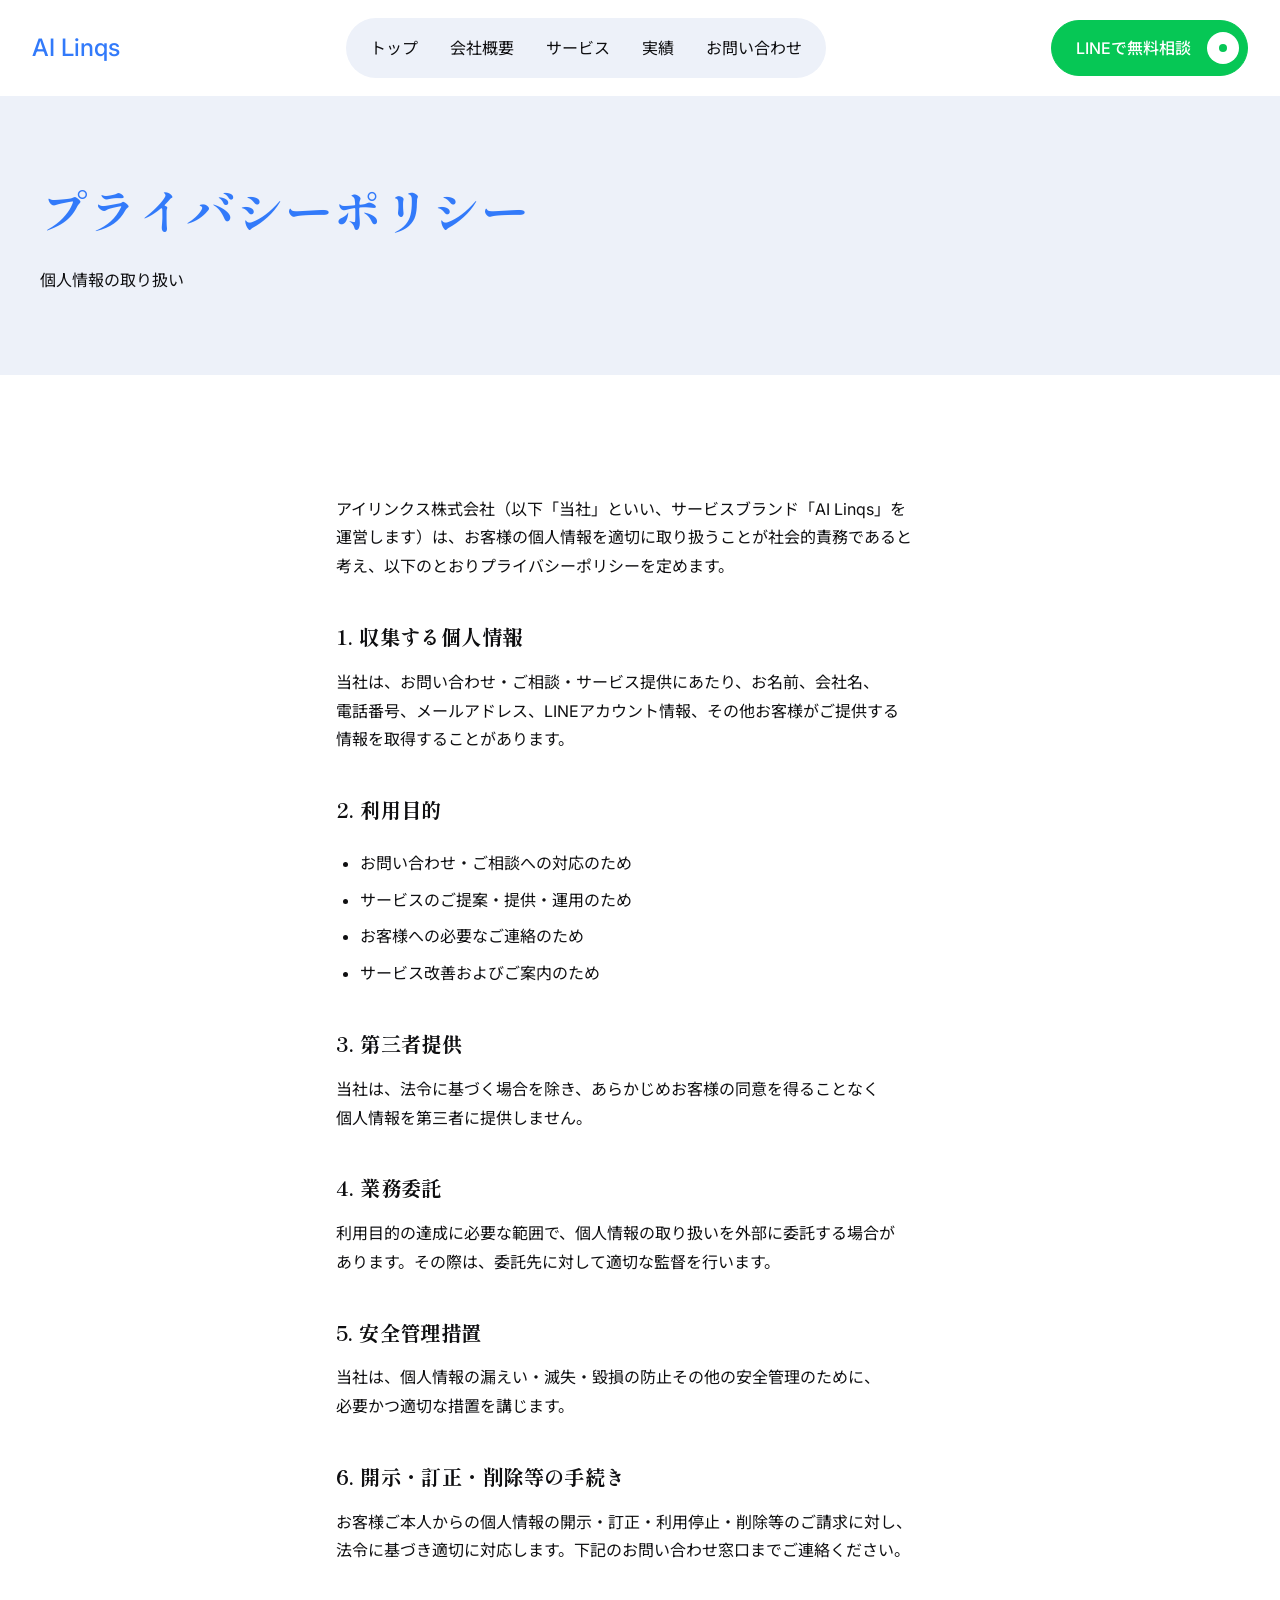
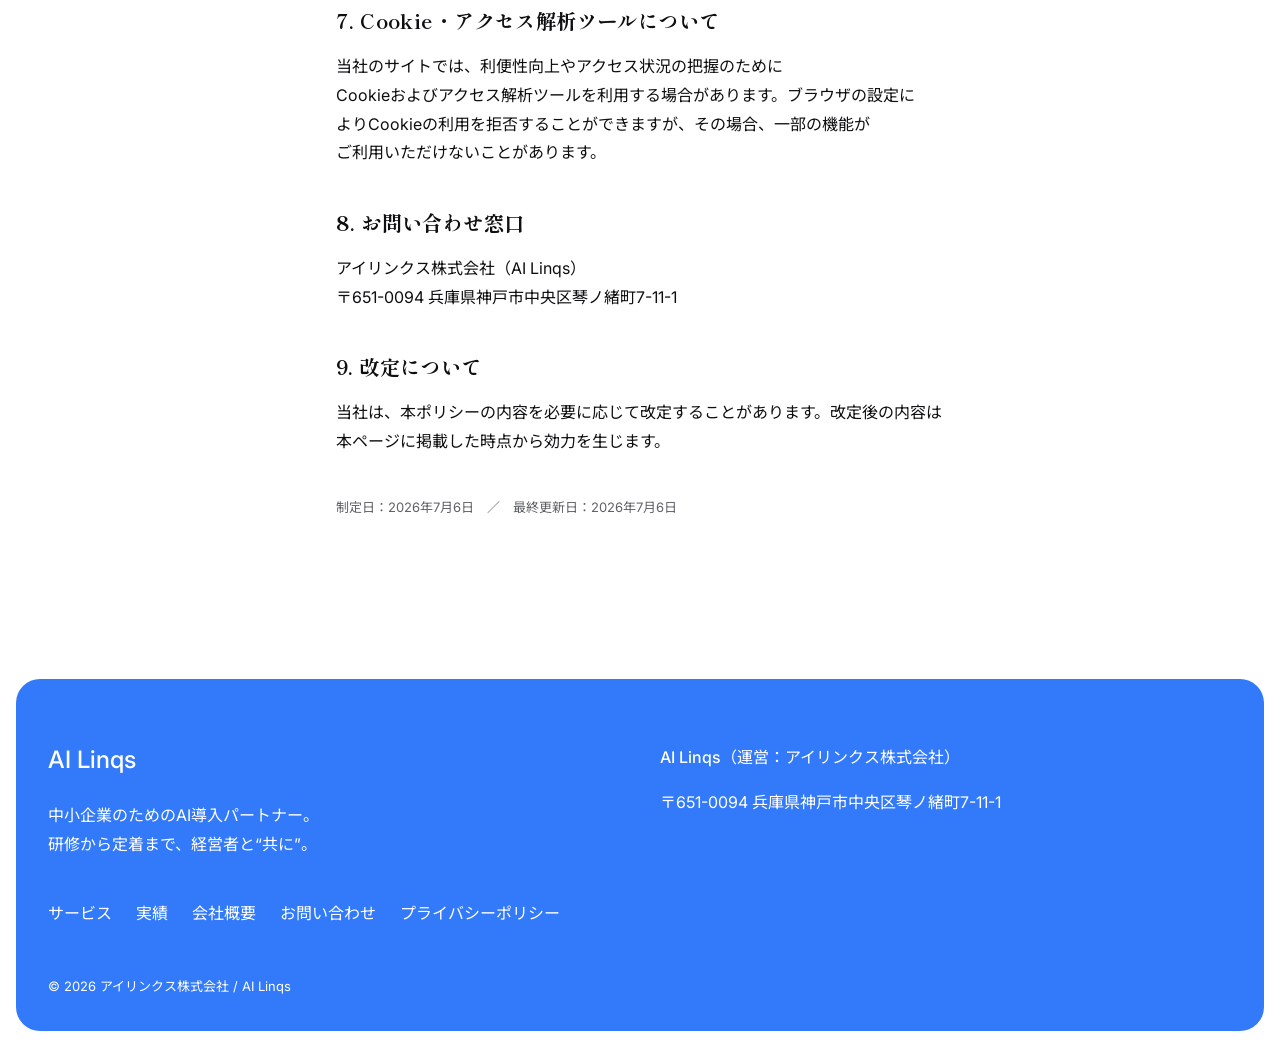
<file: privacy.html>
<!DOCTYPE html>
<html lang="ja"><head><meta charset="UTF-8"><meta name="viewport" content="width=device-width, initial-scale=1"><meta name="robots" content="noindex,nofollow"><meta name="theme-color" content="#FFFFFF"><title>プライバシーポリシー｜AI Linqs</title><meta name="description" content="個人情報の取り扱い"><link rel="icon" sizes="32x32" href="assets/favicon-32.png"><link rel="icon" sizes="192x192" href="assets/favicon-192.png"><link rel="apple-touch-icon" sizes="180x180" href="assets/favicon-180.png"><link rel="preconnect" href="https://fonts.googleapis.com"><link rel="preconnect" href="https://fonts.gstatic.com" crossorigin><link href="https://fonts.googleapis.com/css2?family=Inter:wght@400;500;600&amp;family=Noto+Sans+JP:wght@400;500&amp;family=Shippori+Mincho+B1:wght@600;700&amp;display=swap" rel="stylesheet"><link rel="stylesheet" href="css/style.css"><script src="js/main.js" defer></script></head><body><a class="skip" href="#main">本文へスキップ</a><header class="site-header"><div class="header-inner"><a class="logo" href="index.html">AI Linqs</a><nav class="pill-nav" aria-label="グローバルナビゲーション"><a href="index.html">トップ</a><a href="about.html">会社概要</a><a href="service.html">サービス</a><a href="works.html">実績</a><a href="contact.html">お問い合わせ</a></nav><div class="header-end"><a class="btn" href="contact.html#contact" data-line-cta>LINEで無料相談<span class="btn-dot" aria-hidden="true"></span></a><button class="burger" id="burger" type="button" aria-label="メニューを開く" aria-expanded="false" aria-controls="spMenu"><span></span><span></span></button></div></div><nav class="sp-menu" id="spMenu" aria-label="スマートフォン用メニュー" hidden><a href="index.html">トップ</a><a href="about.html">会社概要</a><a href="service.html">サービス</a><a href="works.html">実績</a><a href="contact.html">お問い合わせ</a><a class="btn" href="contact.html#contact" data-line-cta>LINEで無料相談<span class="btn-dot" aria-hidden="true"></span></a></nav><noscript><nav class="nojs-nav" aria-label="ページ一覧"><a href="index.html">トップ</a><a href="about.html">会社概要</a><a href="service.html">サービス</a><a href="works.html">実績</a><a href="contact.html">お問い合わせ</a></nav></noscript></header><main id="main"><section class="page-band"><div class="container"><h1>プライバシーポリシー</h1><p>個人情報の取り扱い</p></div></section><section id="privacy" class="section "><div class="container"><div class="privacy-prose">
    
    <p>アイリンクス株式会社（以下「当社」といい、サービスブランド「AI Linqs」を運営します）は、お客様の個人情報を適切に取り扱うことが社会的責務であると考え、以下のとおりプライバシーポリシーを定めます。</p>

    <h3>1. 収集する個人情報</h3>
    <p>当社は、お問い合わせ・ご相談・サービス提供にあたり、お名前、会社名、電話番号、メールアドレス、LINEアカウント情報、その他お客様がご提供する情報を取得することがあります。</p>

    <h3>2. 利用目的</h3>
    <ul>
      <li>お問い合わせ・ご相談への対応のため</li>
      <li>サービスのご提案・提供・運用のため</li>
      <li>お客様への必要なご連絡のため</li>
      <li>サービス改善およびご案内のため</li>
    </ul>

    <h3>3. 第三者提供</h3>
    <p>当社は、法令に基づく場合を除き、あらかじめお客様の同意を得ることなく個人情報を第三者に提供しません。</p>

    <h3>4. 業務委託</h3>
    <p>利用目的の達成に必要な範囲で、個人情報の取り扱いを外部に委託する場合があります。その際は、委託先に対して適切な監督を行います。</p>

    <h3>5. 安全管理措置</h3>
    <p>当社は、個人情報の漏えい・滅失・毀損の防止その他の安全管理のために、必要かつ適切な措置を講じます。</p>

    <h3>6. 開示・訂正・削除等の手続き</h3>
    <p>お客様ご本人からの個人情報の開示・訂正・利用停止・削除等のご請求に対し、法令に基づき適切に対応します。下記のお問い合わせ窓口までご連絡ください。</p>

    <h3>7. Cookie・アクセス解析ツールについて</h3>
    <p>当社のサイトでは、利便性向上やアクセス状況の把握のためにCookieおよびアクセス解析ツールを利用する場合があります。ブラウザの設定によりCookieの利用を拒否することができますが、その場合、一部の機能がご利用いただけないことがあります。</p>

    <h3>8. お問い合わせ窓口</h3>
    <p>アイリンクス株式会社（AI Linqs）<br>〒651-0094 兵庫県神戸市中央区琴ノ緒町7-11-1</p>

    <h3>9. 改定について</h3>
    <p>当社は、本ポリシーの内容を必要に応じて改定することがあります。改定後の内容は本ページに掲載した時点から効力を生じます。</p>

    <p class="modal__updated">制定日：2026年7月6日　／　最終更新日：2026年7月6日</p>
  </div></div></section></main><footer class="footer">
  <div class="container">
    <div class="footer__grid">
      <div>
        <a href="index.html" class="logo" aria-label="AI Linqs トップへ"><span class="logo__ai">AI</span> Linqs</a>
        <p class="footer__desc">中小企業のためのAI導入パートナー。<br>研修から定着まで、経営者と“共に”。</p>
      </div>
      <div>
        <p><strong>AI Linqs</strong>（運営：アイリンクス株式会社）</p>
        <p>〒651-0094 兵庫県神戸市中央区琴ノ緒町7-11-1</p>
      </div>
      <nav class="footer__nav" aria-label="フッターナビゲーション">
        <ul>
          <li><a href="service.html">サービス</a></li>
          <li><a href="works.html">実績</a></li>
          <li><a href="about.html">会社概要</a></li>
          <li><a href="contact.html">お問い合わせ</a></li>
          <li><a href="privacy.html">プライバシーポリシー</a></li>
        </ul>
      </nav>
    </div>
    <p class="footer__copy">&copy; 2026 アイリンクス株式会社 / AI Linqs</p>
  </div>
</footer><div class="sticky-cta" id="stickyCta" hidden><a class="btn" href="contact.html#contact" data-line-cta>LINEで無料相談<span class="btn-dot" aria-hidden="true"></span></a></div><div class="test-badge" id="testBadge" hidden>テスト版 v4</div></body></html>
</file>
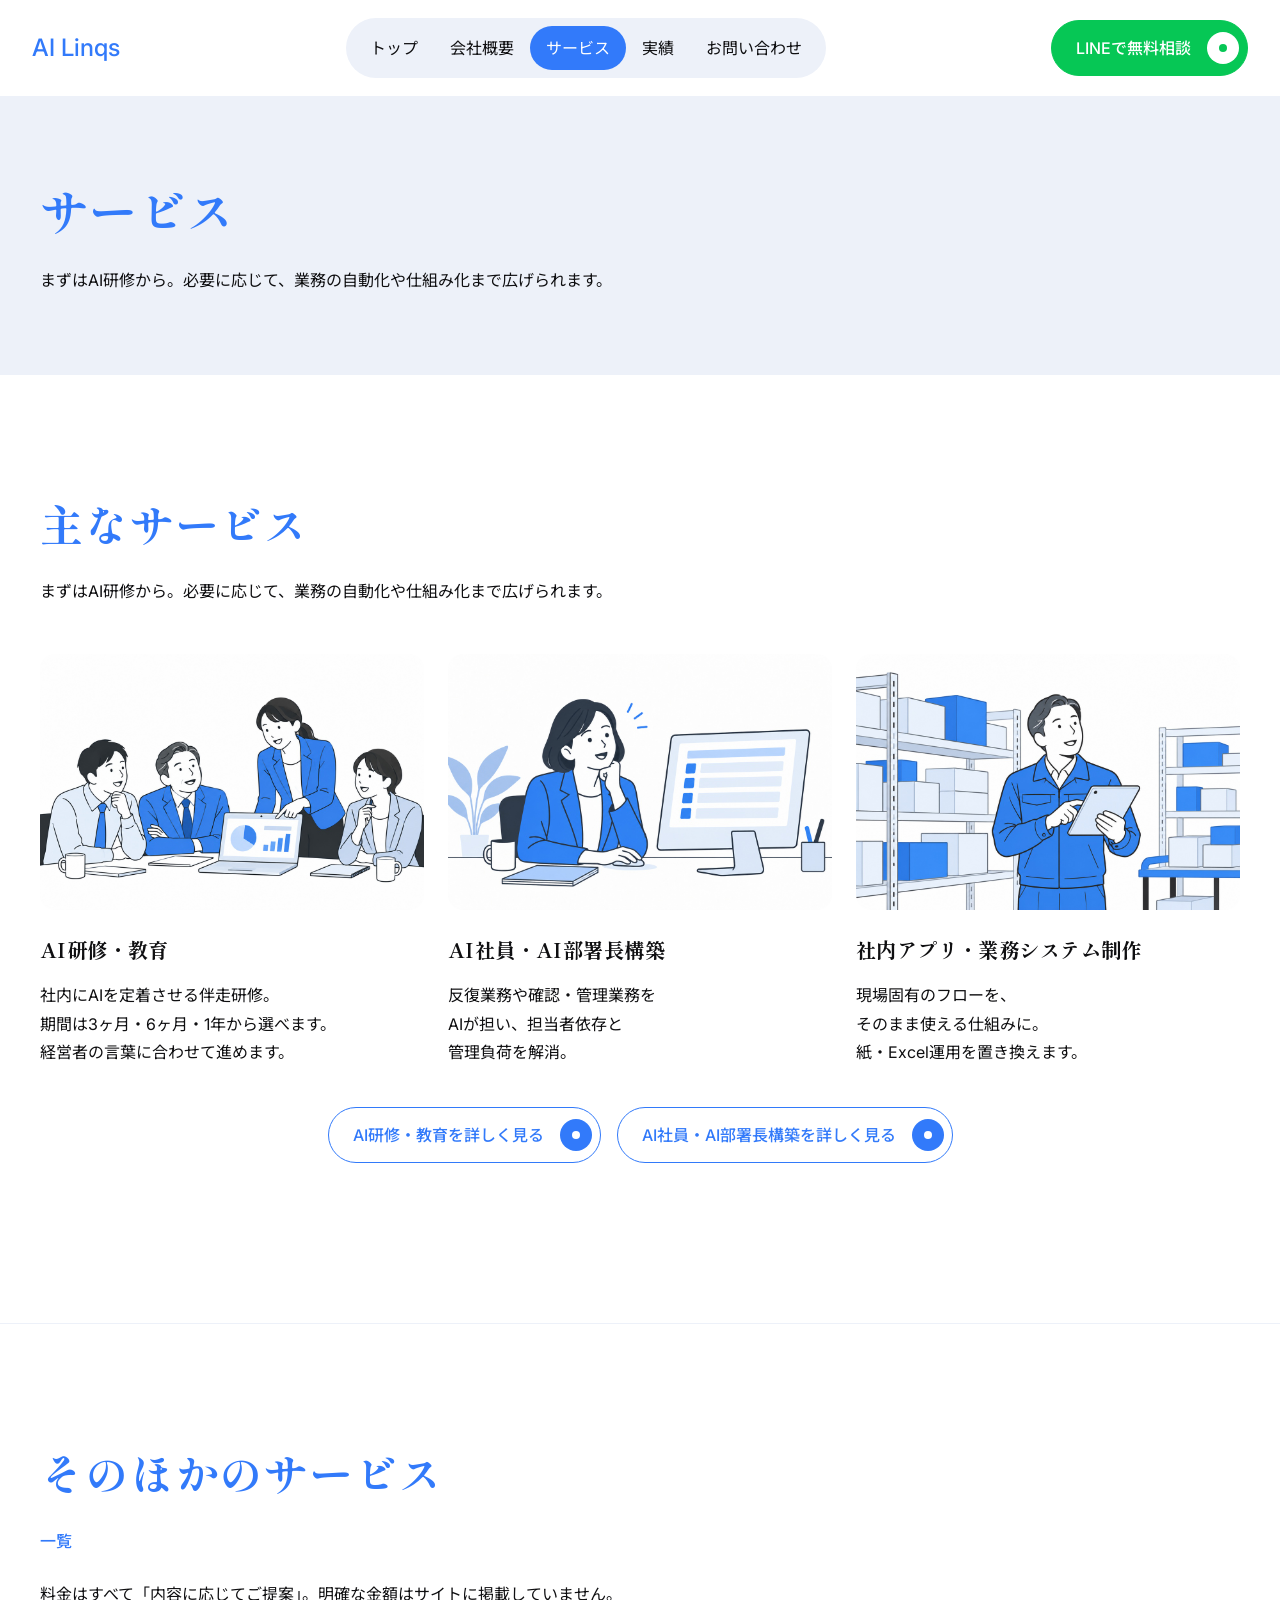
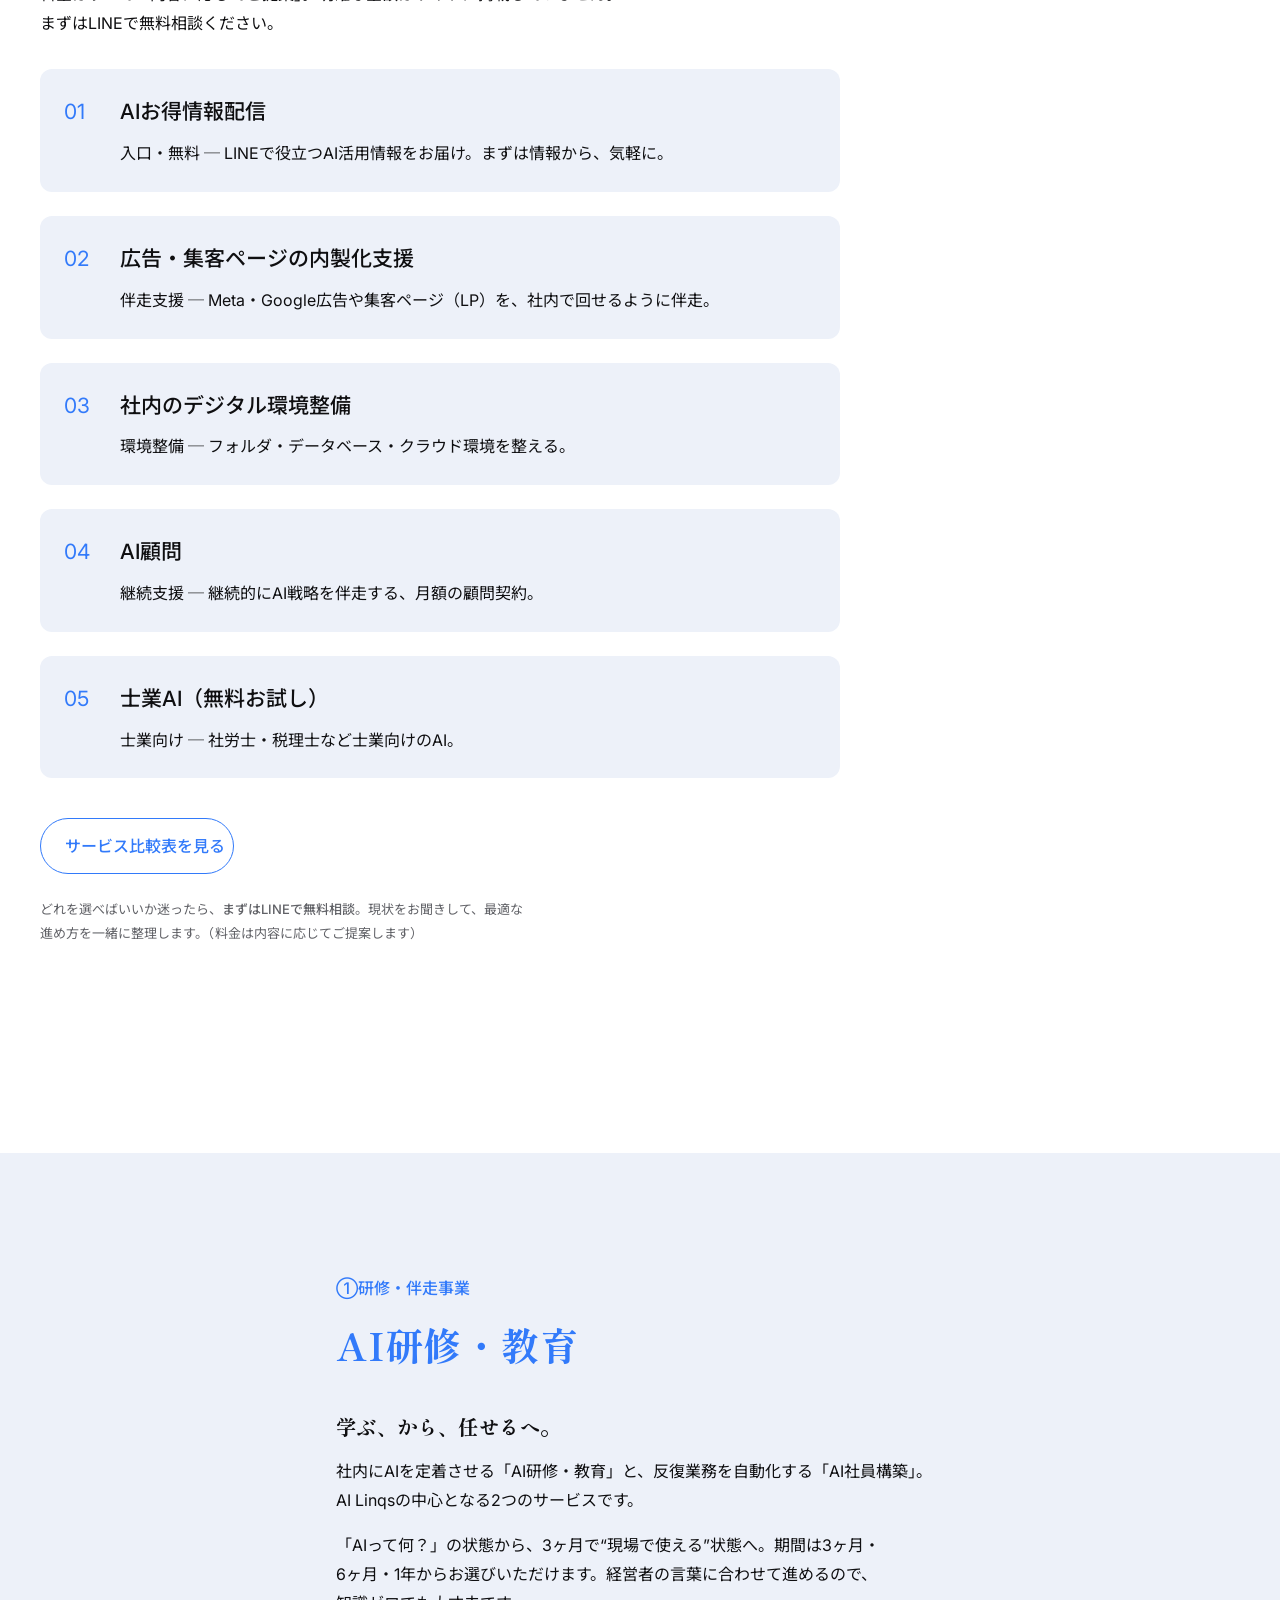
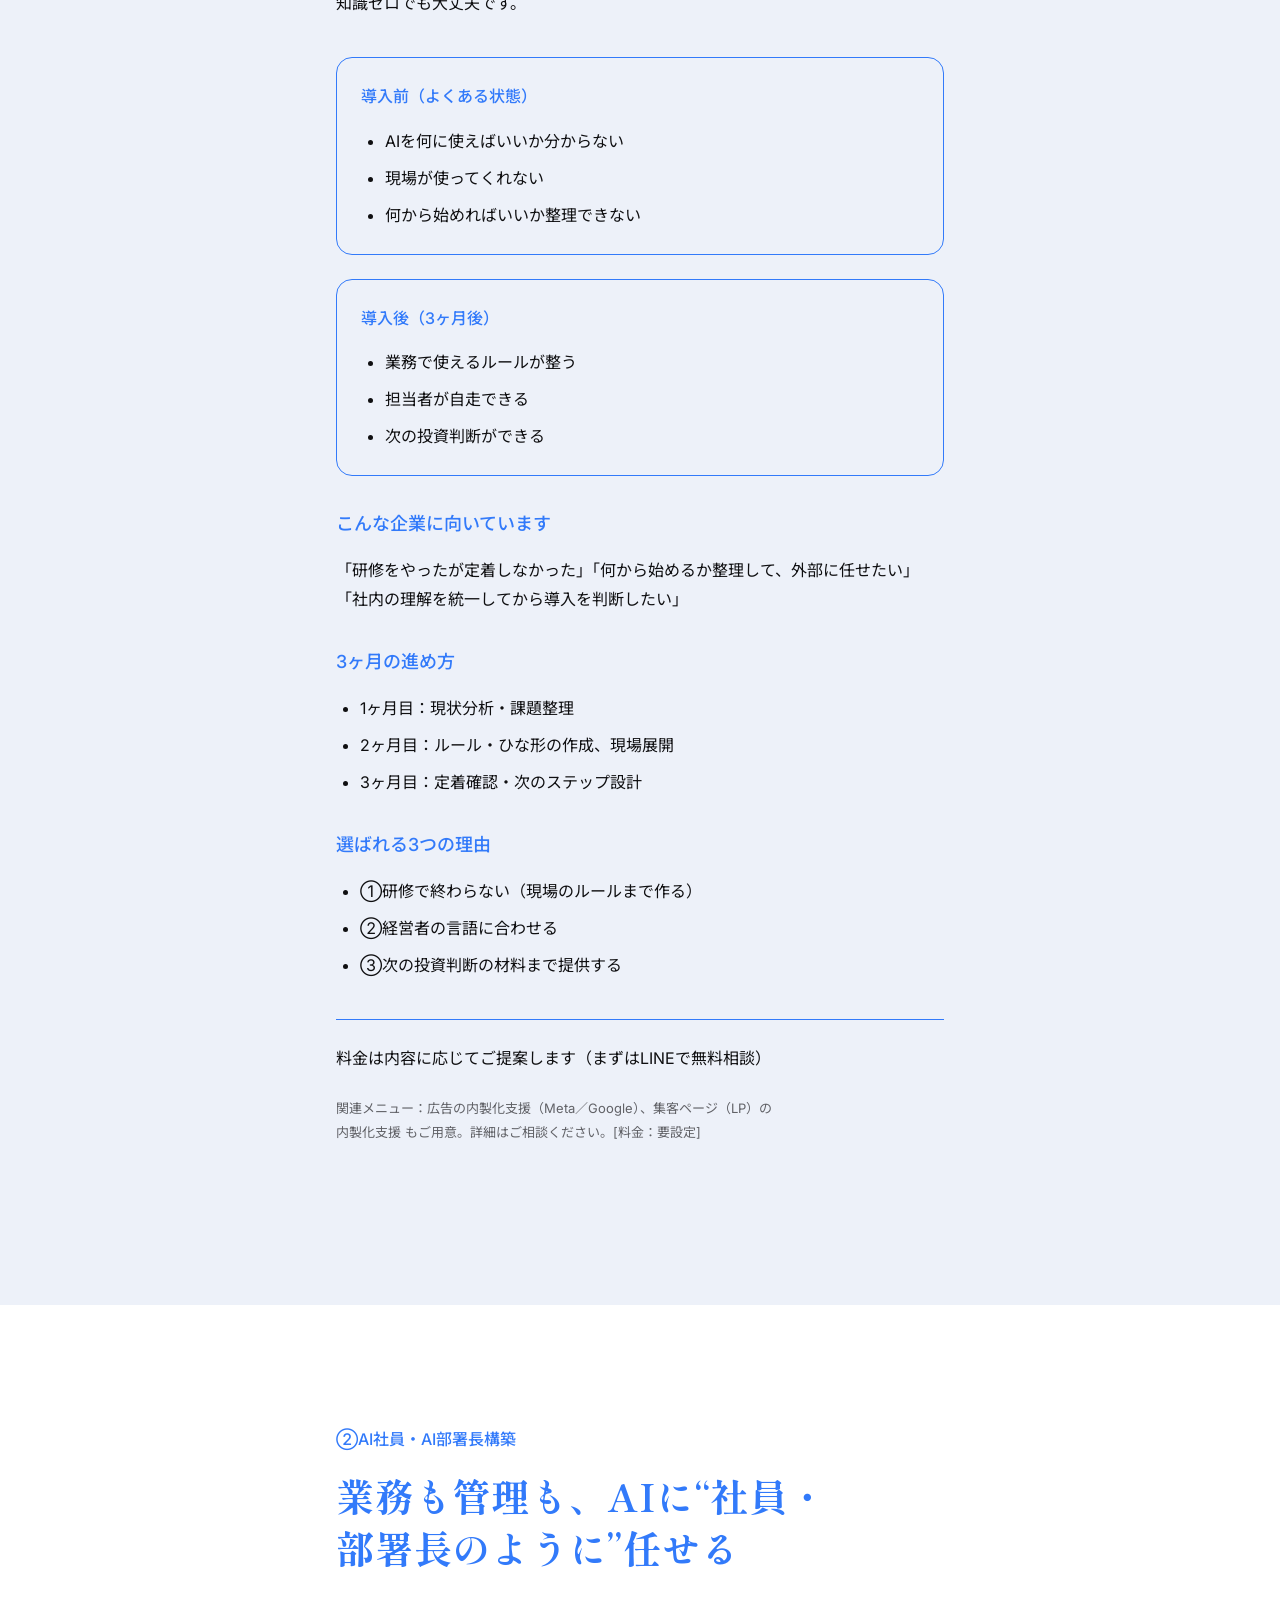
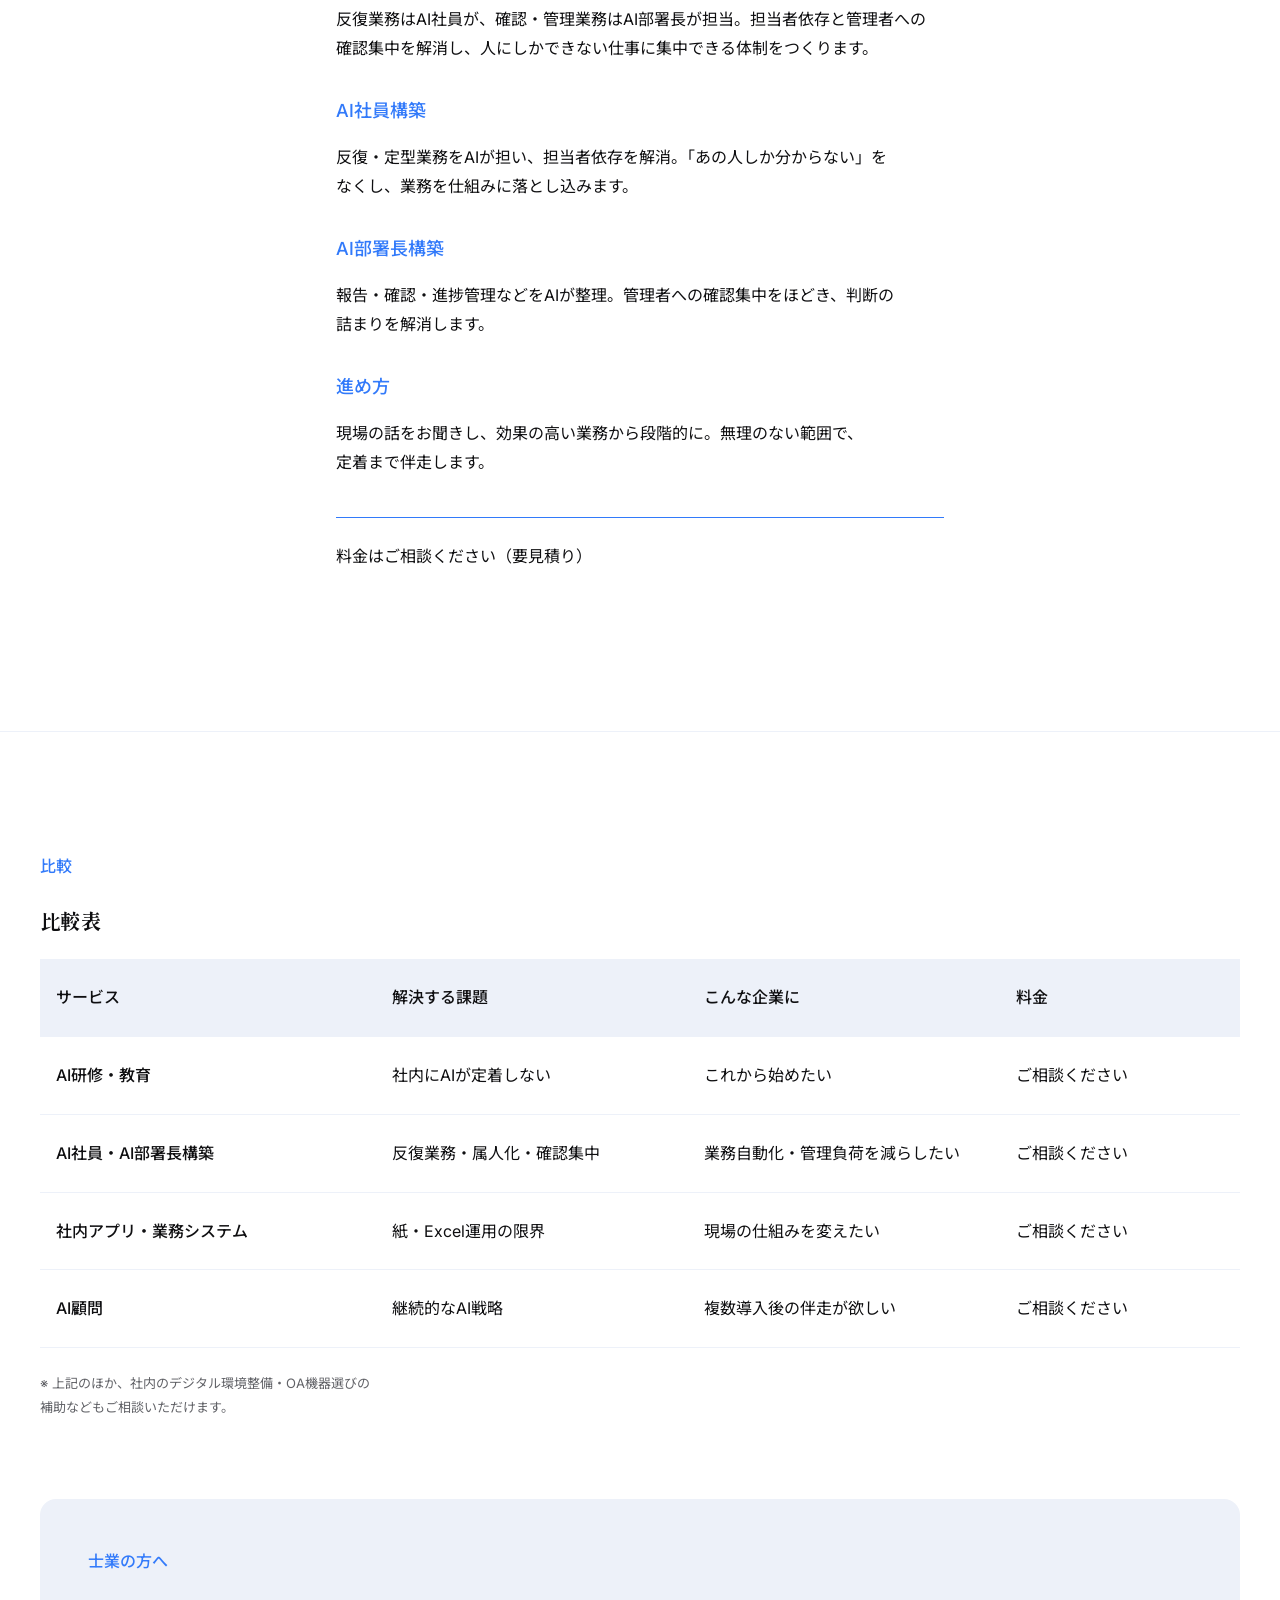
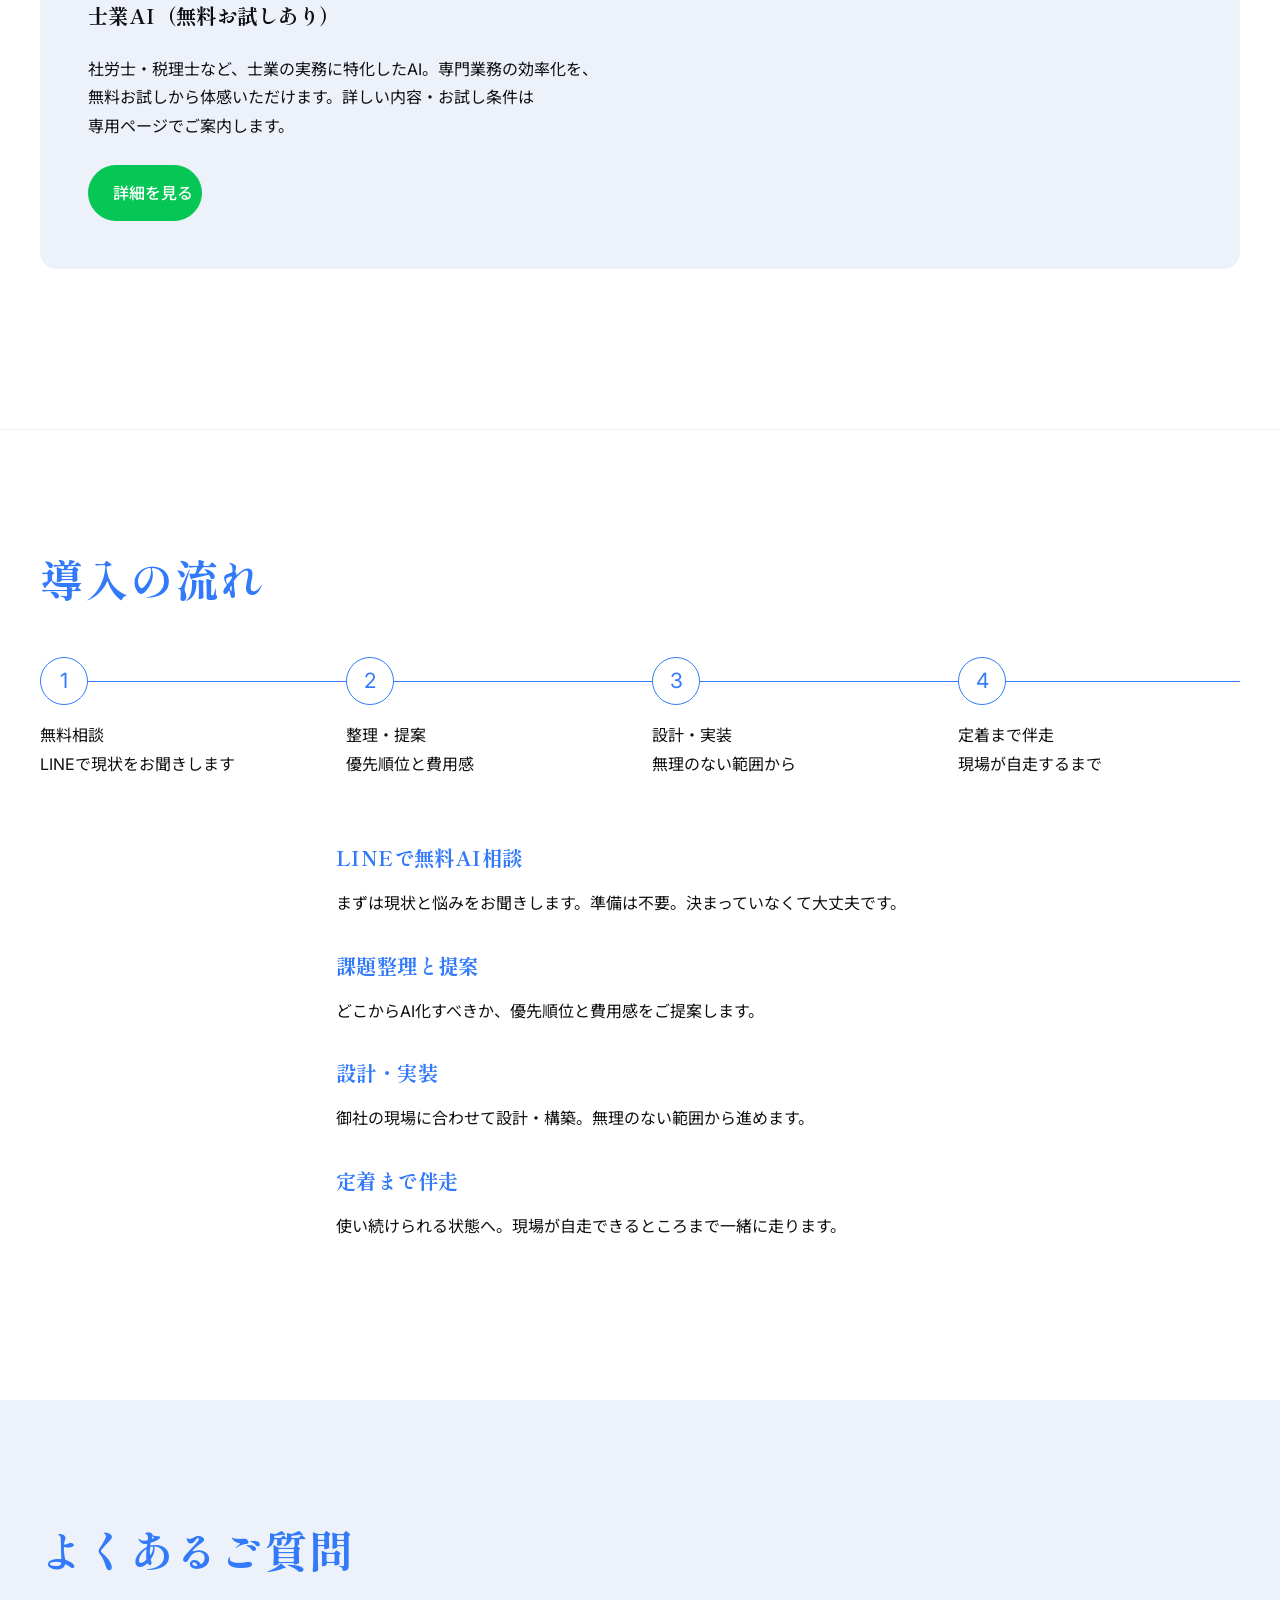
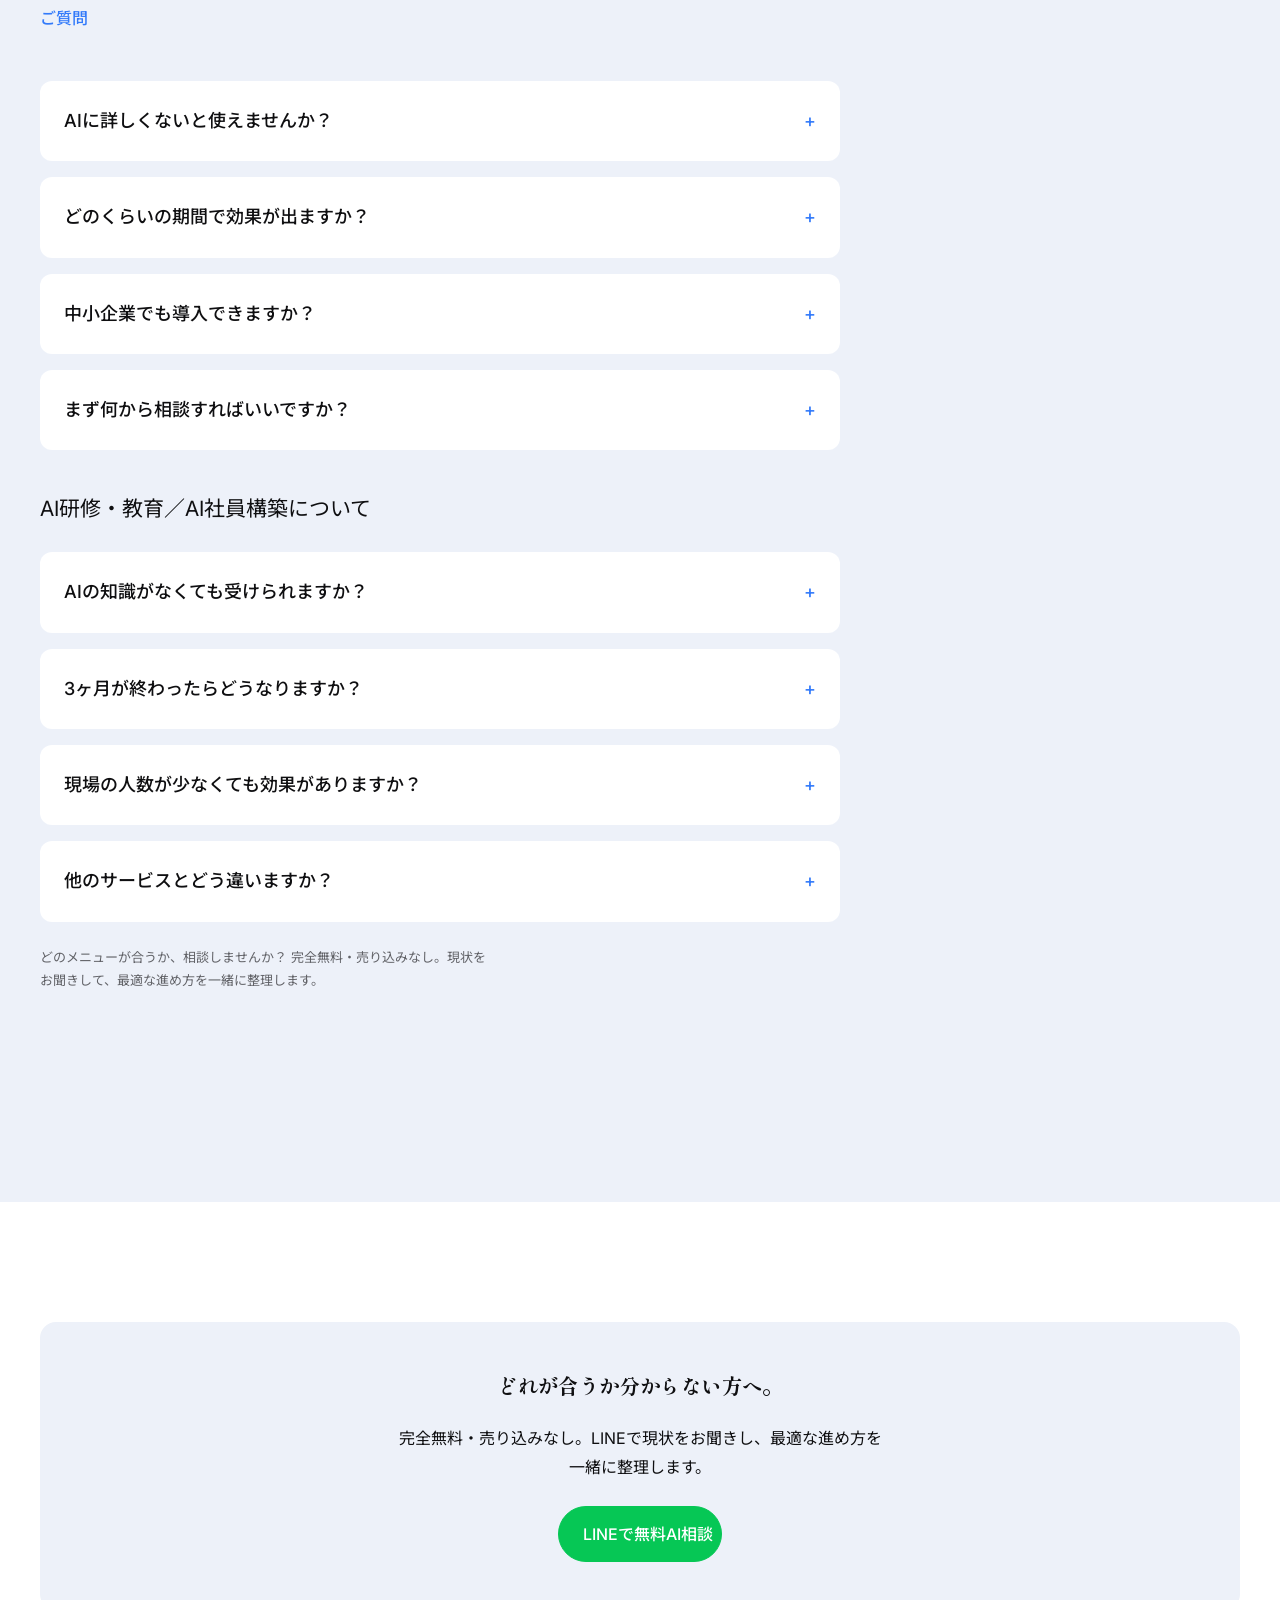
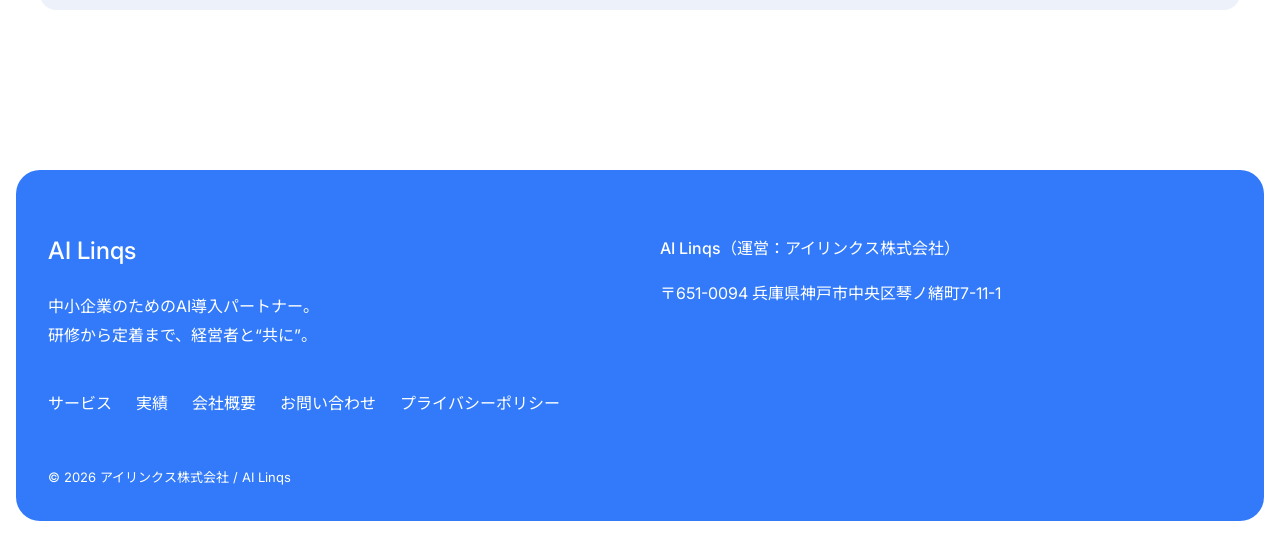
<file: service.html>
<!DOCTYPE html>
<html lang="ja"><head><meta charset="UTF-8"><meta name="viewport" content="width=device-width, initial-scale=1"><meta name="robots" content="noindex,nofollow"><meta name="theme-color" content="#FFFFFF"><title>サービス｜AI Linqs</title><meta name="description" content="まずはAI研修から。必要に応じて、業務の自動化や仕組み化まで広げられます。"><link rel="icon" sizes="32x32" href="assets/favicon-32.png"><link rel="icon" sizes="192x192" href="assets/favicon-192.png"><link rel="apple-touch-icon" sizes="180x180" href="assets/favicon-180.png"><link rel="preconnect" href="https://fonts.googleapis.com"><link rel="preconnect" href="https://fonts.gstatic.com" crossorigin><link href="https://fonts.googleapis.com/css2?family=Inter:wght@400;500;600&amp;family=Noto+Sans+JP:wght@400;500&amp;family=Shippori+Mincho+B1:wght@600;700&amp;display=swap" rel="stylesheet"><link rel="stylesheet" href="css/style.css"><script src="js/main.js" defer></script></head><body><a class="skip" href="#main">本文へスキップ</a><header class="site-header"><div class="header-inner"><a class="logo" href="index.html">AI Linqs</a><nav class="pill-nav" aria-label="グローバルナビゲーション"><a href="index.html">トップ</a><a href="about.html">会社概要</a><a href="service.html" class="is-active" aria-current="page">サービス</a><a href="works.html">実績</a><a href="contact.html">お問い合わせ</a></nav><div class="header-end"><a class="btn" href="contact.html#contact" data-line-cta>LINEで無料相談<span class="btn-dot" aria-hidden="true"></span></a><button class="burger" id="burger" type="button" aria-label="メニューを開く" aria-expanded="false" aria-controls="spMenu"><span></span><span></span></button></div></div><nav class="sp-menu" id="spMenu" aria-label="スマートフォン用メニュー" hidden><a href="index.html">トップ</a><a href="about.html">会社概要</a><a href="service.html" class="is-active" aria-current="page">サービス</a><a href="works.html">実績</a><a href="contact.html">お問い合わせ</a><a class="btn" href="contact.html#contact" data-line-cta>LINEで無料相談<span class="btn-dot" aria-hidden="true"></span></a></nav><noscript><nav class="nojs-nav" aria-label="ページ一覧"><a href="index.html">トップ</a><a href="about.html">会社概要</a><a href="service.html" class="is-active" aria-current="page">サービス</a><a href="works.html">実績</a><a href="contact.html">お問い合わせ</a></nav></noscript></header><main id="main"><section class="page-band"><div class="container"><h1>サービス</h1><p>まずはAI研修から。必要に応じて、業務の自動化や仕組み化まで広げられます。</p></div></section><section id="service" class="section "><div class="container"><div class="section-head"><h2>主なサービス</h2><p class="lead">まずはAI研修から。必要に応じて、業務の自動化や仕組み化まで広げられます。</p></div><div class="grid3 service-cards"><article class="card "><img class="photo" src="assets/il-service-training.jpg" width="1200" height="800" loading="lazy" decoding="async" alt=""><div class="card-body"><h3>AI研修・教育</h3><p class="card-copy"><span class="phrase">社内にAIを定着させる伴走研修。</span><br><span class="phrase">期間は3ヶ月・6ヶ月・1年から選べます。</span><br><span class="phrase">経営者の言葉に合わせて進めます。</span></p></div></article><article class="card "><img class="photo" src="assets/il-service-aistaff.jpg" width="1200" height="800" loading="lazy" decoding="async" alt=""><div class="card-body"><h3>AI社員・AI部署長構築</h3><p class="card-copy"><span class="phrase">反復業務や確認・管理業務を</span><br><span class="phrase">AIが担い、担当者依存と</span><br><span class="phrase">管理負荷を解消。</span></p></div></article><article class="card "><img class="photo" src="assets/il-service-app.jpg" width="1200" height="800" loading="lazy" decoding="async" alt=""><div class="card-body"><h3>社内アプリ・業務システム制作</h3><p class="card-copy"><span class="phrase">現場固有のフローを、</span><br><span class="phrase">そのまま使える仕組みに。</span><br><span class="phrase">紙・Excel運用を置き換えます。</span></p></div></article></div><div class="actions"><a class="btn" href="#detail-training">AI研修・教育を詳しく見る<span class="btn-dot" aria-hidden="true"></span></a><a class="btn" href="#detail-aistaff">AI社員・AI部署長構築を詳しく見る<span class="btn-dot" aria-hidden="true"></span></a></div></div></section><section class="section " id="lineup"><div class="container"><div class="section-head"><h2 class="slide__title slide__title--m reveal">そのほかのサービス</h2><p class="slide__tag reveal">一覧</p>
      <p class="slide__lead reveal">料金はすべて「内容に応じてご提案」。明確な金額はサイトに掲載していません。まずはLINEで無料相談ください。</p>
      <ul class="mini reveal">
        <li><span>01</span><span><b>AIお得情報配信</b>入口・無料 ─ LINEで役立つAI活用情報をお届け。まずは情報から、気軽に。</span></li>
        <li><span>02</span><span><b>広告・集客ページの内製化支援</b>伴走支援 ─ Meta・Google広告や集客ページ（LP）を、社内で回せるように伴走。</span></li>
        <li><span>03</span><span><b>社内のデジタル環境整備</b>環境整備 ─ フォルダ・データベース・クラウド環境を整える。</span></li>
        <li><span>04</span><span><b>AI顧問</b>継続支援 ─ 継続的にAI戦略を伴走する、月額の顧問契約。</span></li>
        <li><span>05</span><span><b>士業AI（無料お試し）</b>士業向け ─ 社労士・税理士など士業向けのAI。</span></li>
      </ul>
      <div class="slide__actions reveal"><a href="#compare" class="btn btn--ghost">サービス比較表を見る</a></div>
      <p class="slide__note reveal">どれを選べばいいか迷ったら、<strong>まずはLINEで無料相談</strong>。現状をお聞きして、最適な進め方を一緒に整理します。（料金は内容に応じてご提案します）</p></div></div></section><section id="detail-training" class="section detail-section"><div class="container"><div class="detail-content">
    <div class="modal__head">
      <div>
        <p class="slide__tag">①研修・伴走事業</p>
        <h2 id="dtTitle">AI研修・教育</h2>
      </div>
      
    </div>
    <h3>学ぶ、から、任せるへ。</h3>
    <p>社内にAIを定着させる「AI研修・教育」と、反復業務を自動化する「AI社員構築」。AI Linqsの中心となる2つのサービスです。</p>
    <p>「AIって何？」の状態から、3ヶ月で“現場で使える”状態へ。期間は3ヶ月・6ヶ月・1年からお選びいただけます。経営者の言葉に合わせて進めるので、知識ゼロでも大丈夫です。</p>
    <div class="ba">
      <div class="ba__col"><p class="ba__h">導入前（よくある状態）</p><ul class="dash">
        <li>AIを何に使えばいいか分からない</li>
        <li>現場が使ってくれない</li>
        <li>何から始めればいいか整理できない</li>
      </ul></div>
      <div class="ba__arrow" aria-hidden="true">→</div>
      <div class="ba__col ba__col--after"><p class="ba__h">導入後（3ヶ月後）</p><ul class="dash">
        <li>業務で使えるルールが整う</li>
        <li>担当者が自走できる</li>
        <li>次の投資判断ができる</li>
      </ul></div>
    </div>
    <div class="row"><h4 class="row__h">こんな企業に向いています</h4><p>「研修をやったが定着しなかった」「何から始めるか整理して、外部に任せたい」「社内の理解を統一してから導入を判断したい」</p></div>
    <div class="row"><h4 class="row__h">3ヶ月の進め方</h4><ul class="dash"><li>1ヶ月目：現状分析・課題整理</li><li>2ヶ月目：ルール・ひな形の作成、現場展開</li><li>3ヶ月目：定着確認・次のステップ設計</li></ul></div>
    <div class="row"><h4 class="row__h">選ばれる3つの理由</h4><ul class="dash"><li>①研修で終わらない（現場のルールまで作る）</li><li>②経営者の言語に合わせる</li><li>③次の投資判断の材料まで提供する</li></ul></div>
    <p class="price">料金は内容に応じてご提案します（まずはLINEで無料相談）</p>
    <p class="note">関連メニュー：広告の内製化支援（Meta／Google）、集客ページ（LP）の内製化支援 もご用意。詳細はご相談ください。<span class="todo">[料金：要設定]</span></p>
  </div></div></section><section id="detail-aistaff" class="section detail-section"><div class="container"><div class="detail-content">
    <div class="modal__head">
      <div>
        <p class="slide__tag">②AI社員・AI部署長構築</p>
        <h2 id="daTitle">業務も管理も、AIに“社員・部署長のように”任せる</h2>
      </div>
      
    </div>
    <p>反復業務はAI社員が、確認・管理業務はAI部署長が担当。担当者依存と管理者への確認集中を解消し、人にしかできない仕事に集中できる体制をつくります。</p>
    <div>
      <div class="row"><h4 class="row__h">AI社員構築</h4><p>反復・定型業務をAIが担い、担当者依存を解消。「あの人しか分からない」をなくし、業務を仕組みに落とし込みます。</p></div>
      <div class="row"><h4 class="row__h">AI部署長構築</h4><p>報告・確認・進捗管理などをAIが整理。管理者への確認集中をほどき、判断の詰まりを解消します。</p></div>
      <div class="row"><h4 class="row__h">進め方</h4><p>現場の話をお聞きし、効果の高い業務から段階的に。無理のない範囲で、定着まで伴走します。</p></div>
    </div>
    <p class="price">料金はご相談ください（要見積り）</p>
  </div></div></section><section id="comparison" class="section "><div class="container"><div id="compare" class="subsection"><p class="slide__tag reveal">比較</p>
      <h3 class="slide__title slide__title--m reveal">比較表</h3>
      <div class="table-wrap reveal">
        <table class="compare">
          <thead><tr><th scope="col">サービス</th><th scope="col">解決する課題</th><th scope="col">こんな企業に</th><th scope="col">料金</th></tr></thead>
          <tbody>
            <tr><th scope="row">AI研修・教育</th><td>社内にAIが定着しない</td><td>これから始めたい</td><td>ご相談ください</td></tr>
            <tr><th scope="row">AI社員・AI部署長構築</th><td>反復業務・属人化・確認集中</td><td>業務自動化・管理負荷を減らしたい</td><td>ご相談ください</td></tr>
            <tr><th scope="row">社内アプリ・業務システム</th><td>紙・Excel運用の限界</td><td>現場の仕組みを変えたい</td><td>ご相談ください</td></tr>
            <tr><th scope="row">AI顧問</th><td>継続的なAI戦略</td><td>複数導入後の伴走が欲しい</td><td>ご相談ください</td></tr>
          </tbody>
        </table>
      </div>
      <p class="slide__note reveal">※ 上記のほか、社内のデジタル環境整備・OA機器選びの補助などもご相談いただけます。</p></div><div id="shigyo" class="subsection panel"><p class="slide__tag reveal">士業の方へ</p>
      <h3 class="slide__title reveal">士業AI（無料お試しあり）</h3>
      <p class="slide__lead reveal">社労士・税理士など、士業の実務に特化したAI。専門業務の効率化を、無料お試しから体感いただけます。詳しい内容・お試し条件は専用ページでご案内します。</p>
      <div class="slide__actions reveal"><a href="contact.html#contact" class="btn btn--ghost" data-line-cta>詳細を見る</a></div></div></div></section><section id="process" class="section "><div class="container"><div class="section-head"><h2>導入の流れ</h2></div><ol class="steps" tabindex="0" aria-label="進め方"><li><span class="step-number" aria-hidden="true">1</span><span><span class="phrase">無料相談</span><br><span class="phrase">LINEで現状をお聞きします</span></span></li><li><span class="step-number" aria-hidden="true">2</span><span><span class="phrase">整理・提案</span><br><span class="phrase">優先順位と費用感</span></span></li><li><span class="step-number" aria-hidden="true">3</span><span><span class="phrase">設計・実装</span><br><span class="phrase">無理のない範囲から</span></span></li><li><span class="step-number" aria-hidden="true">4</span><span><span class="phrase">定着まで伴走</span><br><span class="phrase">現場が自走するまで</span></span></li></ol><div class="process-details"><article><h3>LINEで無料AI相談</h3><p>まずは現状と悩みをお聞きします。準備は不要。決まっていなくて大丈夫です。</p></article><article><h3>課題整理と提案</h3><p>どこからAI化すべきか、優先順位と費用感をご提案します。</p></article><article><h3>設計・実装</h3><p>御社の現場に合わせて設計・構築。無理のない範囲から進めます。</p></article><article><h3>定着まで伴走</h3><p>使い続けられる状態へ。現場が自走できるところまで一緒に走ります。</p></article></div></div></section><section class="section " id="faq"><div class="container"><div class="section-head"><h2 class="slide__title reveal">よくあるご質問</h2><p class="eyebrow reveal">ご質問</p>
      <div class="faq reveal">
        <details><summary>AIに詳しくないと使えませんか？<span class="faq__pm" aria-hidden="true"></span></summary><div class="faq__a"><p>いいえ。むしろ「詳しくない」前提で、経営者の言葉に合わせて進めます。専門用語は使いません。</p></div></details>
        <details><summary>どのくらいの期間で効果が出ますか？<span class="faq__pm" aria-hidden="true"></span></summary><div class="faq__a"><p>研修は3ヶ月・6ヶ月・1年から選べます。まずは3ヶ月で、現場で使える状態を目指します。内容によって最適な進め方をご提案します。</p></div></details>
        <details><summary>中小企業でも導入できますか？<span class="faq__pm" aria-hidden="true"></span></summary><div class="faq__a"><p>はい。紙・Excel・口頭中心の現場こそ、AIで変えられる伸びしろが大きい領域です。</p></div></details>
        <details><summary>まず何から相談すればいいですか？<span class="faq__pm" aria-hidden="true"></span></summary><div class="faq__a"><p>決まっていなくて大丈夫です。LINEで現状を聞かせてください。こちらで論点を整理します。</p></div></details>
        <p class="faq-group__title">AI研修・教育／AI社員構築について</p>
        <details><summary>AIの知識がなくても受けられますか？<span class="faq__pm" aria-hidden="true"></span></summary><div class="faq__a"><p>はい。むしろ知識ゼロを前提に、経営者の言葉で進めます。専門用語は使いません。</p></div></details>
        <details><summary>3ヶ月が終わったらどうなりますか？<span class="faq__pm" aria-hidden="true"></span></summary><div class="faq__a"><p>自社内でAIを使い続けられる状態を目指します。必要に応じて、その後の伴走もご相談いただけます。</p></div></details>
        <details><summary>現場の人数が少なくても効果がありますか？<span class="faq__pm" aria-hidden="true"></span></summary><div class="faq__a"><p>はい。少人数だからこそ、一人あたりの業務をAIで軽くする効果が大きい場面が多くあります。</p></div></details>
        <details><summary>他のサービスとどう違いますか？<span class="faq__pm" aria-hidden="true"></span></summary><div class="faq__a"><p>研修や導入で終わらず、現場のルール・ひな形まで一緒に作り、定着まで伴走する点が特徴です。</p></div></details>
      </div>
      <p class="slide__note reveal">どのメニューが合うか、相談しませんか？ 完全無料・売り込みなし。現状をお聞きして、最適な進め方を一緒に整理します。</p></div></div></section><section id="service-consult" class="section "><div class="container"><div id="service-cta" class="subsection cta-panel"><h3 class="slide__title reveal">どれが合うか分からない方へ。</h3>
      <p class="slide__lead reveal">完全無料・売り込みなし。LINEで現状をお聞きし、最適な進め方を一緒に整理します。</p>
      <div class="slide__actions reveal">
        <a href="contact.html#contact" class="btn btn--gold" data-line-cta>
          
          LINEで無料AI相談
        </a>
      </div></div></div></section></main><footer class="footer">
  <div class="container">
    <div class="footer__grid">
      <div>
        <a href="index.html" class="logo" aria-label="AI Linqs トップへ"><span class="logo__ai">AI</span> Linqs</a>
        <p class="footer__desc">中小企業のためのAI導入パートナー。<br>研修から定着まで、経営者と“共に”。</p>
      </div>
      <div>
        <p><strong>AI Linqs</strong>（運営：アイリンクス株式会社）</p>
        <p>〒651-0094 兵庫県神戸市中央区琴ノ緒町7-11-1</p>
      </div>
      <nav class="footer__nav" aria-label="フッターナビゲーション">
        <ul>
          <li><a href="service.html">サービス</a></li>
          <li><a href="works.html">実績</a></li>
          <li><a href="about.html">会社概要</a></li>
          <li><a href="contact.html">お問い合わせ</a></li>
          <li><a href="privacy.html">プライバシーポリシー</a></li>
        </ul>
      </nav>
    </div>
    <p class="footer__copy">&copy; 2026 アイリンクス株式会社 / AI Linqs</p>
  </div>
</footer><div class="sticky-cta" id="stickyCta" hidden><a class="btn" href="contact.html#contact" data-line-cta>LINEで無料相談<span class="btn-dot" aria-hidden="true"></span></a></div><div class="test-badge" id="testBadge" hidden>テスト版 v4</div></body></html>
</file>
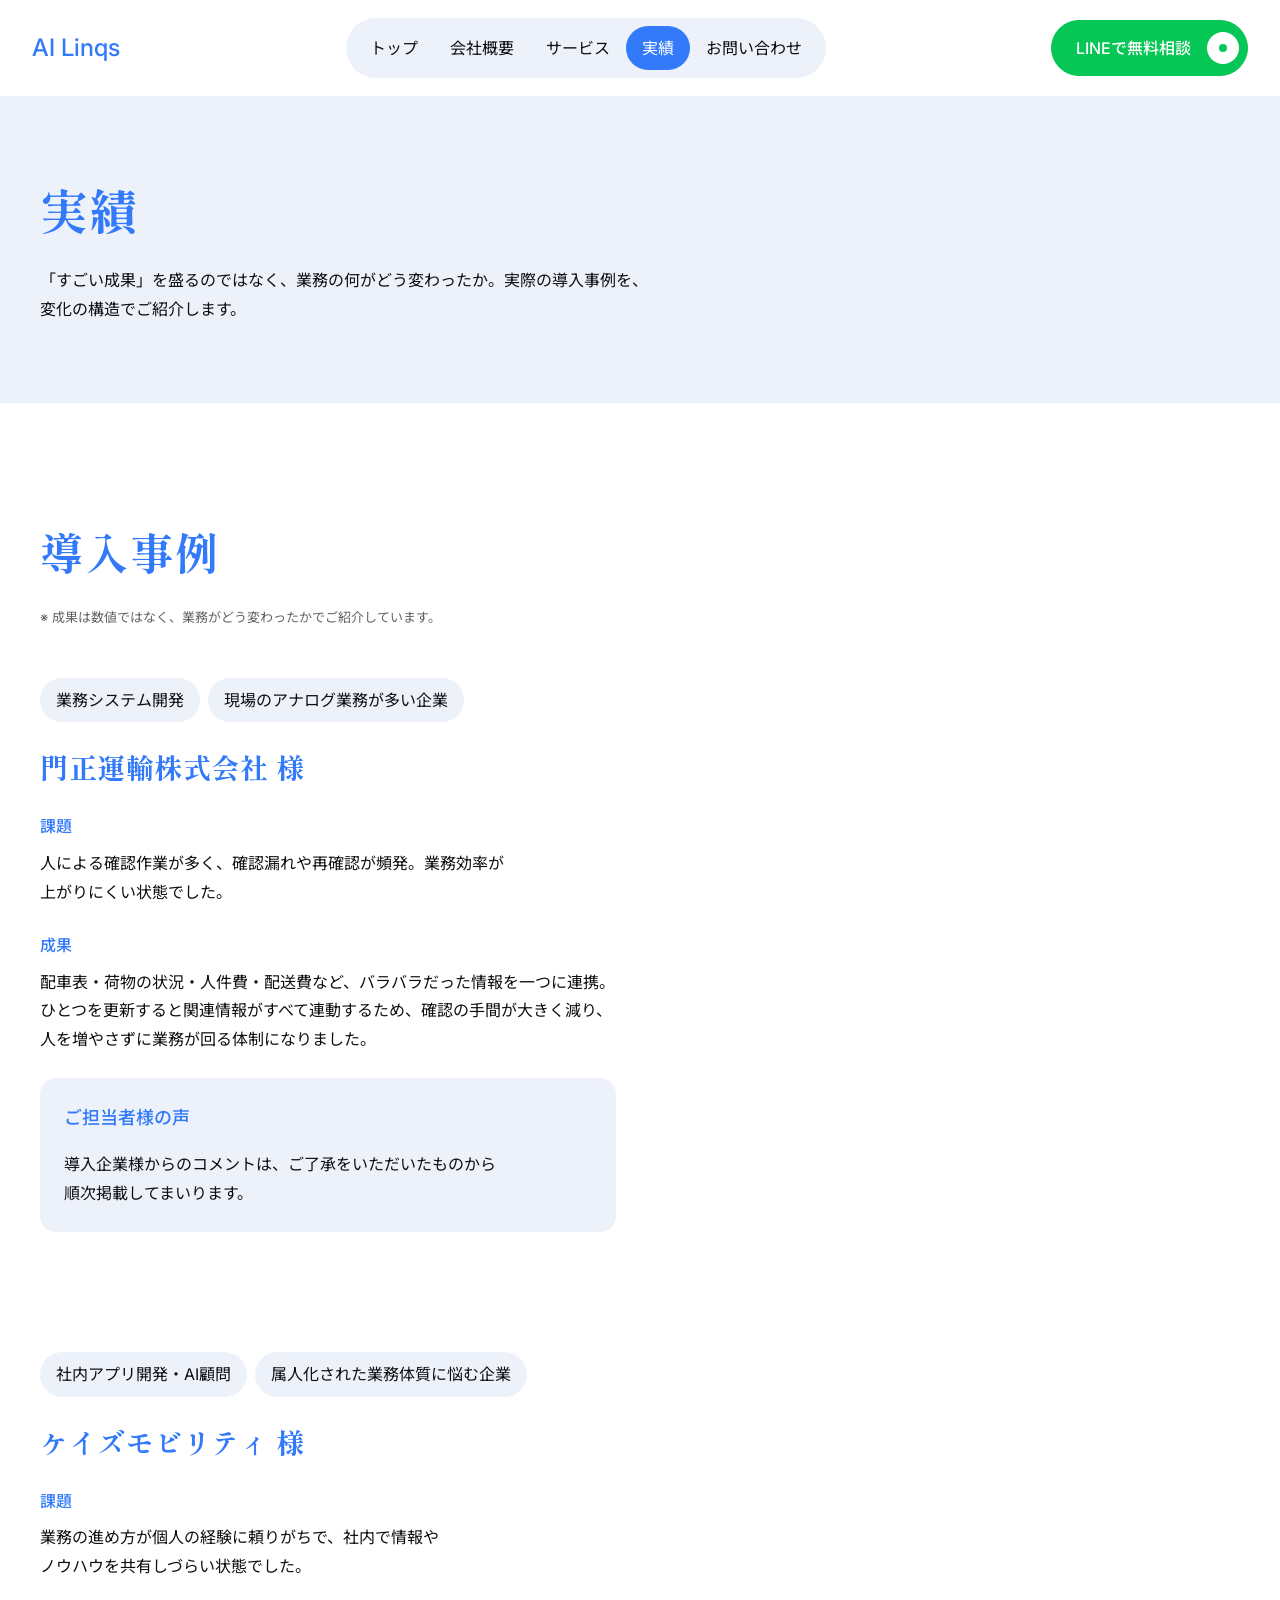
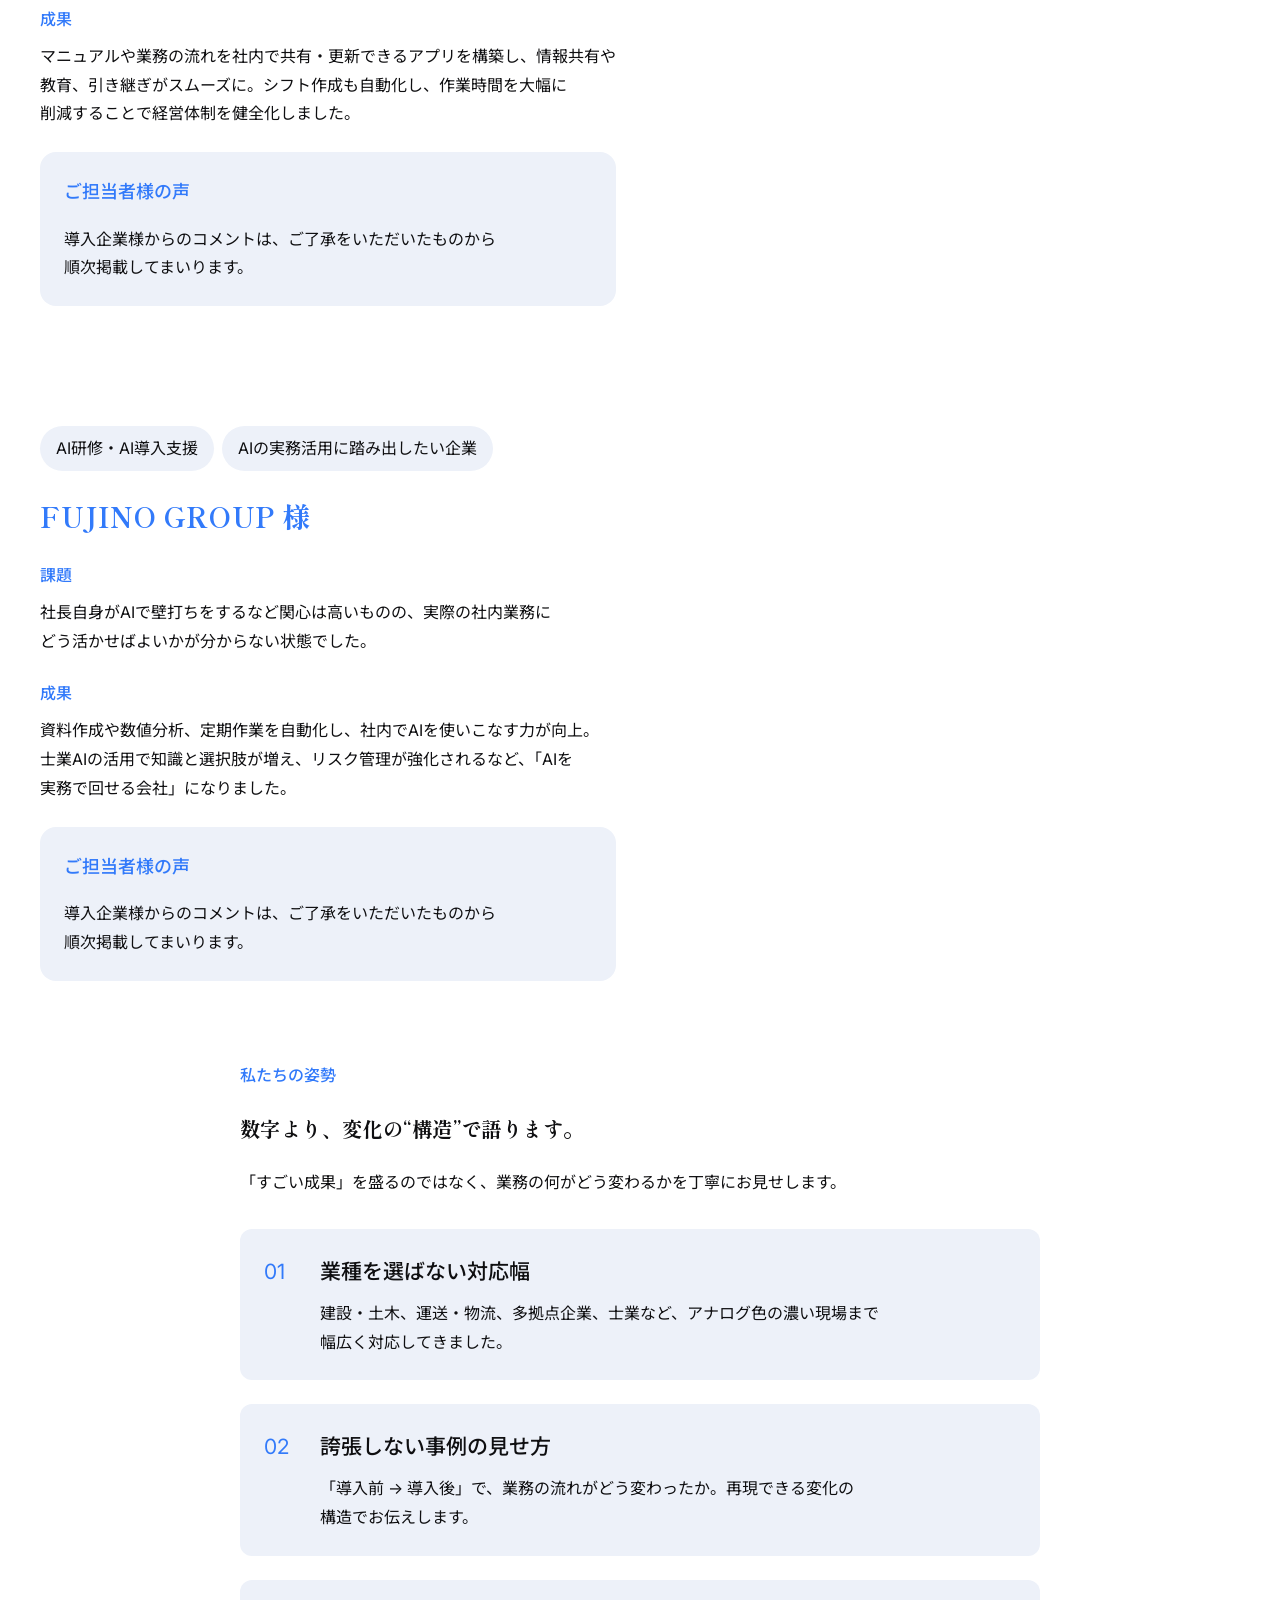
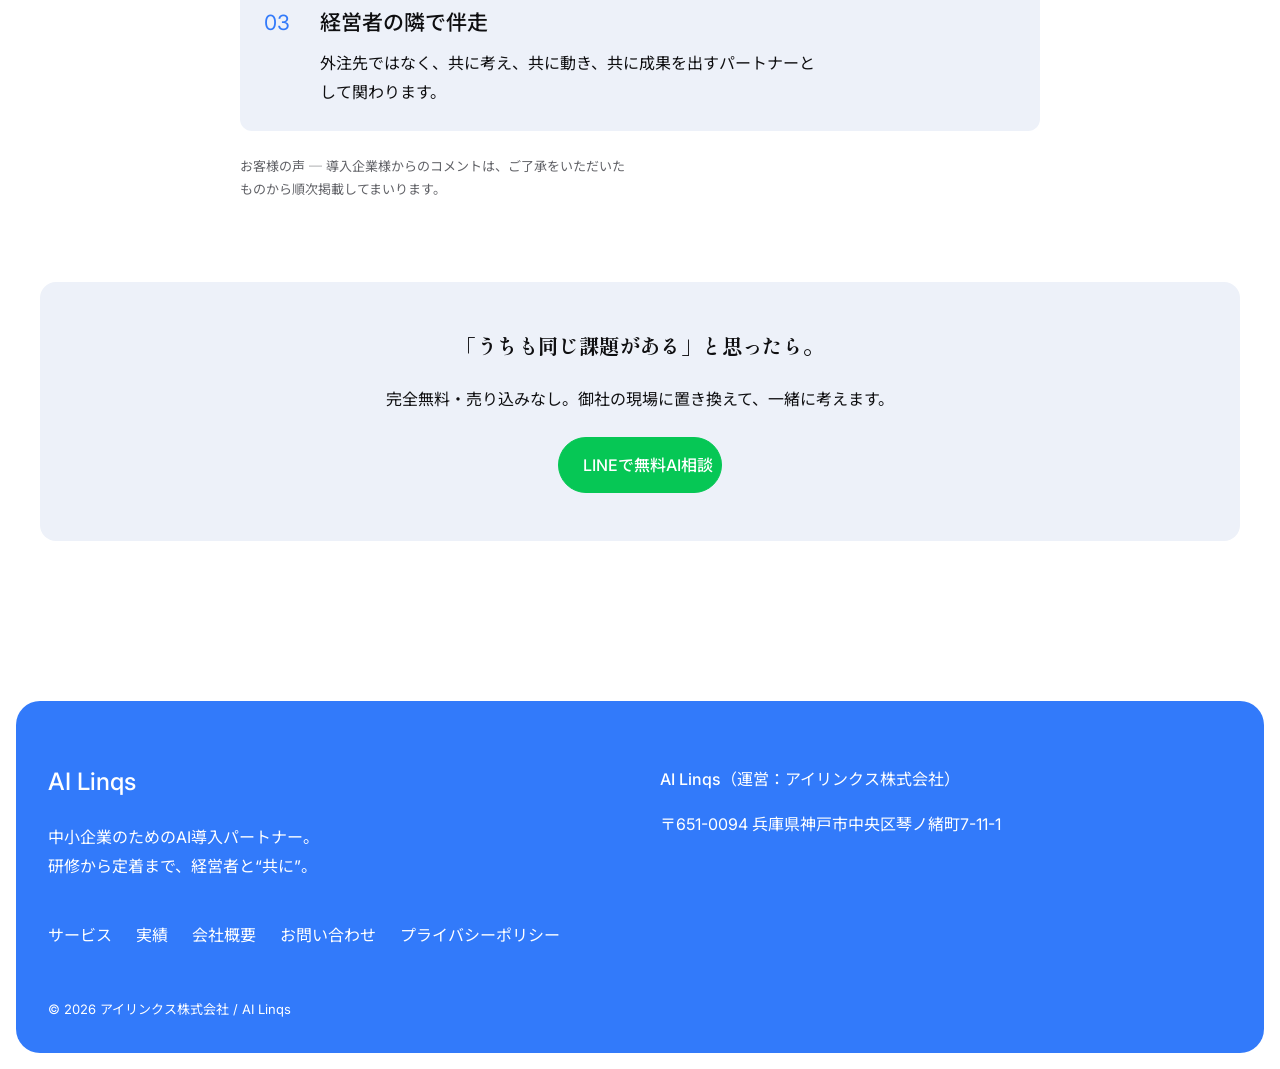
<file: works.html>
<!DOCTYPE html>
<html lang="ja"><head><meta charset="UTF-8"><meta name="viewport" content="width=device-width, initial-scale=1"><meta name="robots" content="noindex,nofollow"><meta name="theme-color" content="#FFFFFF"><title>実績｜AI Linqs</title><meta name="description" content="「すごい成果」を盛るのではなく、業務の何がどう変わったか。実際の導入事例を、変化の構造でご紹介します。"><link rel="icon" sizes="32x32" href="assets/favicon-32.png"><link rel="icon" sizes="192x192" href="assets/favicon-192.png"><link rel="apple-touch-icon" sizes="180x180" href="assets/favicon-180.png"><link rel="preconnect" href="https://fonts.googleapis.com"><link rel="preconnect" href="https://fonts.gstatic.com" crossorigin><link href="https://fonts.googleapis.com/css2?family=Inter:wght@400;500;600&amp;family=Noto+Sans+JP:wght@400;500&amp;family=Shippori+Mincho+B1:wght@600;700&amp;display=swap" rel="stylesheet"><link rel="stylesheet" href="css/style.css"><script src="js/main.js" defer></script></head><body><a class="skip" href="#main">本文へスキップ</a><header class="site-header"><div class="header-inner"><a class="logo" href="index.html">AI Linqs</a><nav class="pill-nav" aria-label="グローバルナビゲーション"><a href="index.html">トップ</a><a href="about.html">会社概要</a><a href="service.html">サービス</a><a href="works.html" class="is-active" aria-current="page">実績</a><a href="contact.html">お問い合わせ</a></nav><div class="header-end"><a class="btn" href="contact.html#contact" data-line-cta>LINEで無料相談<span class="btn-dot" aria-hidden="true"></span></a><button class="burger" id="burger" type="button" aria-label="メニューを開く" aria-expanded="false" aria-controls="spMenu"><span></span><span></span></button></div></div><nav class="sp-menu" id="spMenu" aria-label="スマートフォン用メニュー" hidden><a href="index.html">トップ</a><a href="about.html">会社概要</a><a href="service.html">サービス</a><a href="works.html" class="is-active" aria-current="page">実績</a><a href="contact.html">お問い合わせ</a><a class="btn" href="contact.html#contact" data-line-cta>LINEで無料相談<span class="btn-dot" aria-hidden="true"></span></a></nav><noscript><nav class="nojs-nav" aria-label="ページ一覧"><a href="index.html">トップ</a><a href="about.html">会社概要</a><a href="service.html">サービス</a><a href="works.html" class="is-active" aria-current="page">実績</a><a href="contact.html">お問い合わせ</a></nav></noscript></header><main id="main"><section class="page-band"><div class="container"><h1>実績</h1><p>「すごい成果」を盛るのではなく、業務の何がどう変わったか。実際の導入事例を、変化の構造でご紹介します。</p></div></section><section class="section " id="works"><div class="container"><div class="section-head"><h2 class="slide__title reveal">導入事例</h2>
      
      <p class="slide__note reveal">※ 成果は数値ではなく、業務がどう変わったかでご紹介しています。</p>
      </div><div class="case-list"><article class="case-detail" id="case-1"><!-- 実写が届いたら差し込み：<img class="photo" src="assets/case-01.jpg" alt="" width="1200" height="800" loading="lazy" decoding="async"> --><div class="card-body"><p class="tags reveal"><span>業務システム開発</span><span>現場のアナログ業務が多い企業</span></p>
      <h3 class="slide__title reveal">門正運輸株式会社 様</h3>
      <dl class="case reveal">
        <div><dt>課題</dt><dd>人による確認作業が多く、確認漏れや再確認が頻発。業務効率が上がりにくい状態でした。</dd></div>
        <div><dt>成果</dt><dd>配車表・荷物の状況・人件費・配送費など、バラバラだった情報を一つに連携。ひとつを更新すると関連情報がすべて連動するため、確認の手間が大きく減り、人を増やさずに業務が回る体制になりました。</dd></div>
      </dl>
      
      <!-- 看板前の写真が届いたら：<figure class="slide__photo reveal"><img src="assets/case-01.jpg" alt="門正運輸株式会社 様の看板前で" width="1200" height="800" loading="lazy" decoding="async"></figure> --><aside class="voice"><h4>ご担当者様の声</h4><p>導入企業様からのコメントは、ご了承をいただいたものから順次掲載してまいります。</p></aside></div></article>
<article class="case-detail" id="case-2"><!-- 実写が届いたら差し込み：<img class="photo" src="assets/case-02.jpg" alt="" width="1200" height="800" loading="lazy" decoding="async"> --><div class="card-body"><p class="tags reveal"><span>社内アプリ開発・AI顧問</span><span>属人化された業務体質に悩む企業</span></p>
      <h3 class="slide__title reveal">ケイズモビリティ 様</h3>
      <dl class="case reveal">
        <div><dt>課題</dt><dd>業務の進め方が個人の経験に頼りがちで、社内で情報やノウハウを共有しづらい状態でした。</dd></div>
        <div><dt>成果</dt><dd>マニュアルや業務の流れを社内で共有・更新できるアプリを構築し、情報共有や教育、引き継ぎがスムーズに。シフト作成も自動化し、作業時間を大幅に削減することで経営体制を健全化しました。</dd></div>
      </dl>
      
      <!-- 看板前の写真が届いたら：<figure class="slide__photo reveal"><img src="assets/case-02.jpg" alt="ケイズモビリティ 様の看板前で" width="1200" height="800" loading="lazy" decoding="async"></figure> --><aside class="voice"><h4>ご担当者様の声</h4><p>導入企業様からのコメントは、ご了承をいただいたものから順次掲載してまいります。</p></aside></div></article>
<article class="case-detail" id="case-3"><!-- 実写が届いたら差し込み：<img class="photo" src="assets/case-03.jpg" alt="" width="1200" height="800" loading="lazy" decoding="async"> --><div class="card-body"><p class="tags reveal"><span>AI研修・AI導入支援</span><span>AIの実務活用に踏み出したい企業</span></p>
      <h3 class="slide__title reveal">FUJINO GROUP 様</h3>
      <dl class="case reveal">
        <div><dt>課題</dt><dd>社長自身がAIで壁打ちをするなど関心は高いものの、実際の社内業務にどう活かせばよいかが分からない状態でした。</dd></div>
        <div><dt>成果</dt><dd>資料作成や数値分析、定期作業を自動化し、社内でAIを使いこなす力が向上。士業AIの活用で知識と選択肢が増え、リスク管理が強化されるなど、「AIを実務で回せる会社」になりました。</dd></div>
      </dl>
      
      <!-- 看板前の写真が届いたら：<figure class="slide__photo reveal"><img src="assets/case-03.jpg" alt="FUJINO GROUP 様の看板前で" width="1200" height="800" loading="lazy" decoding="async"></figure> --><aside class="voice"><h4>ご担当者様の声</h4><p>導入企業様からのコメントは、ご了承をいただいたものから順次掲載してまいります。</p></aside></div></article>
</div><div id="stance" class="subsection"><p class="slide__tag reveal">私たちの姿勢</p>
      <h3 class="slide__title reveal">数字より、変化の“構造”で語ります。</h3>
      <p class="slide__lead reveal">「すごい成果」を盛るのではなく、業務の何がどう変わるかを丁寧にお見せします。</p>
      <ul class="mini reveal">
        <li><span>01</span><span><b>業種を選ばない対応幅</b>建設・土木、運送・物流、多拠点企業、士業など、アナログ色の濃い現場まで幅広く対応してきました。</span></li>
        <li><span>02</span><span><b>誇張しない事例の見せ方</b>「導入前 → 導入後」で、業務の流れがどう変わったか。再現できる変化の構造でお伝えします。</span></li>
        <li><span>03</span><span><b>経営者の隣で伴走</b>外注先ではなく、共に考え、共に動き、共に成果を出すパートナーとして関わります。</span></li>
      </ul>
      <!-- [要確認] お客様の声：実際のコメントは書面同意を得たものから掲載。現状は仮文言を置かない方針 -->
      <p class="slide__note reveal">お客様の声 ─ 導入企業様からのコメントは、ご了承をいただいたものから順次掲載してまいります。</p></div><div id="works-cta" class="subsection cta-panel"><h3 class="slide__title reveal">「うちも同じ課題がある」と思ったら。</h3>
      <p class="slide__lead reveal">完全無料・売り込みなし。御社の現場に置き換えて、一緒に考えます。</p>
      <div class="slide__actions reveal">
        <a href="contact.html#contact" class="btn btn--gold" data-line-cta>
          
          LINEで無料AI相談
        </a>
      </div></div></div><!-- [要確認] 各社の掲載許諾（社名・内容の公開可否）を最終確認のこと --></section></main><footer class="footer">
  <div class="container">
    <div class="footer__grid">
      <div>
        <a href="index.html" class="logo" aria-label="AI Linqs トップへ"><span class="logo__ai">AI</span> Linqs</a>
        <p class="footer__desc">中小企業のためのAI導入パートナー。<br>研修から定着まで、経営者と“共に”。</p>
      </div>
      <div>
        <p><strong>AI Linqs</strong>（運営：アイリンクス株式会社）</p>
        <p>〒651-0094 兵庫県神戸市中央区琴ノ緒町7-11-1</p>
      </div>
      <nav class="footer__nav" aria-label="フッターナビゲーション">
        <ul>
          <li><a href="service.html">サービス</a></li>
          <li><a href="works.html">実績</a></li>
          <li><a href="about.html">会社概要</a></li>
          <li><a href="contact.html">お問い合わせ</a></li>
          <li><a href="privacy.html">プライバシーポリシー</a></li>
        </ul>
      </nav>
    </div>
    <p class="footer__copy">&copy; 2026 アイリンクス株式会社 / AI Linqs</p>
  </div>
</footer><div class="sticky-cta" id="stickyCta" hidden><a class="btn" href="contact.html#contact" data-line-cta>LINEで無料相談<span class="btn-dot" aria-hidden="true"></span></a></div><div class="test-badge" id="testBadge" hidden>テスト版 v4</div></body></html>
</file>
<file: css/style.css>
/* AI Linqs v3.2 — six colors, no shadows or gradients, 8px spacing. */
:root {
  --white: #FFFFFF;
  --surface: #EDF1F9;
  --blue: #327AFA;
  --ink: #0F0F11;
  --muted: #616267;
  --faint: #9798A1;
  --header-height: 96px;
}
* { box-sizing: border-box; }
html { scroll-padding-top: 112px; }
body { margin: 0; color: var(--ink); background: var(--white); font-family: "Inter", "Noto Sans JP", sans-serif; font-size: 16px; font-weight: 400; line-height: 1.8; }
h1,h2,h3,h4,p,ul,ol,dl,figure { margin: 0; }
h1,h2,h3,h4,summary { text-wrap: balance; word-break: auto-phrase; line-break: strict; }
h1,h2 { color: var(--blue); font-size: clamp(30px, 3.4vw, 48px); font-weight: 400; line-height: 1.4; }
h3 { font-size: clamp(20px, 1.6vw, 21px); font-weight: 500; line-height: 1.6; }
h4 { font-size: 18px; font-weight: 500; }
p,li,dd,td,th { text-wrap: pretty; word-break: auto-phrase; line-break: strict; }
p,dd { max-width: 38em; }
p + p { margin-top: 16px; }
b,strong,th,dt { font-weight: 500; }
a { color: var(--blue); text-underline-offset: 4px; }
button { font: inherit; cursor: pointer; }
img { display: block; max-width: 100%; object-fit: cover; }
ul,ol { padding-left: 24px; }
li + li { margin-top: 8px; }
[hidden] { display: none !important; }
:focus-visible { outline: 2px solid var(--blue); outline-offset: 4px; }
[id] { scroll-margin-top: 112px; }
.phrase,.nw { display: inline-block; }
.container { width: calc(100% - 64px); max-width: 1200px; margin-inline: auto; }
.section { padding: 120px 0 160px; }
.section + .section { border-top: 1px solid var(--surface); }
.section-head { margin-bottom: 48px; }
.section-head > * + * { margin-top: 24px; }
.section-head > .eyebrow:first-child { margin-bottom: 16px; }
.section-head > .eyebrow + h2 { margin-top: 0; }
.lead,.slide__lead { font-size: 16px; line-height: 1.8; }
.eyebrow,.slide__tag { font-size: 16px; font-weight: 500; color: var(--blue); }
.note,.slide__note,.todo,.contact__privacy,.modal__updated,.footer__copy { font-size: 13px; color: var(--muted); }
.note,.slide__note { margin-top: 24px; }
.actions,.slide__actions { display: flex; flex-wrap: wrap; gap: 16px; margin-top: 40px; }
.actions { justify-content: center; }
.grid3 { display: grid; grid-template-columns: repeat(3,minmax(0,1fr)); gap: 24px; align-items: stretch; }
.grid3 > * { min-width: 0; }
.card { display: flex; flex-direction: column; gap: 24px; }
.card-body { display: flex; flex-direction: column; align-items: flex-start; gap: 16px; min-width: 0; flex: 1; }
.card-body > p + p { margin-top: 0; }
.card-copy { width: 100%; font-size: 16px; line-height: 1.8; }
.photo { width: 100%; height: auto; aspect-ratio: 3 / 2; border-radius: 16px; object-fit: cover; }
.surface-section { background: var(--surface); }
.btn { display: inline-flex; align-items: center; justify-content: space-between; gap: 16px; min-height: 56px; max-width: 100%; padding: 8px 8px 8px 24px; border: 1px solid var(--blue); border-radius: 9999px; background: var(--white); color: var(--blue); text-decoration: none; font-size: 16px; font-weight: 500; line-height: 1.4; transition: color .3s ease, background-color .3s ease; }
.btn-dot { display: grid; place-items: center; flex: 0 0 32px; width: 32px; height: 32px; border-radius: 9999px; background: var(--blue); }
.btn-dot::after { content: ""; width: 8px; height: 8px; border-radius: 9999px; background: var(--white); }
.btn[data-line-cta],.btn:hover { background: var(--blue); color: var(--white); }
.btn[data-line-cta] .btn-dot,.btn:hover .btn-dot { background: var(--white); }
.btn[data-line-cta] .btn-dot::after,.btn:hover .btn-dot::after { background: var(--blue); }
.btn[data-line-cta]:hover { background: var(--white); color: var(--blue); }
.btn[data-line-cta]:hover .btn-dot { background: var(--blue); }
.btn[data-line-cta]:hover .btn-dot::after { background: var(--white); }
.site-header { position: sticky; top: 0; z-index: 20; background: var(--white); border-bottom: 1px solid var(--surface); }
.header-inner { width: calc(100% - 64px); max-width: 1360px; min-height: var(--header-height); margin: auto; display: flex; justify-content: space-between; align-items: center; gap: 24px; }
.logo { font-size: 24px; font-weight: 500; line-height: 1.4; color: var(--blue); text-decoration: none; white-space: nowrap; }
.pill-nav { display: flex; padding: 8px; border-radius: 9999px; background: var(--surface); }
.pill-nav a { padding: 8px 16px; font-size: 16px; color: var(--ink); text-decoration: none; border-radius: 9999px; white-space: nowrap; }
.pill-nav a.is-active,.sp-menu a.is-active { background: var(--blue); color: var(--white); }
.header-end { display: flex; align-items: center; gap: 16px; }
.burger { display: none; width: 48px; height: 48px; padding: 16px 8px; background: var(--white); border: 1px solid var(--blue); border-radius: 9999px; }
.burger span { display: block; height: 1px; background: var(--blue); }
.burger span + span { margin-top: 8px; }
.sp-menu { padding: 16px 24px 24px; background: var(--surface); }
.sp-menu > a { display: block; padding: 8px 16px; margin-top: 8px; border-radius: 9999px; text-decoration: none; }
.sp-menu > .btn { display: flex; }
.nojs-nav { display: flex; flex-wrap: wrap; gap: 16px; padding: 16px; }
.skip { position: fixed; z-index: 40; top: -160px; left: 16px; padding: 16px; border-radius: 9999px; background: var(--white); border: 1px solid var(--blue); }
.skip:focus { top: 16px; }
/* Full-bleed hero has no frame, padding or border radius. */
.hero { position: relative; }
/* 16:9 video retains the existing crop and left alignment. */
.hero-image { display: block; width: 100%; height: clamp(520px, 45vw, 760px); object-fit: cover; object-position: left center; }
.hero-inner { position: absolute; inset: 0; width: calc(100% - 64px); max-width: 1200px; margin: auto; display: flex; align-items: center; }
.hero-copy { width: 40%; max-width: 40%; padding: 48px 0; }
.hero-copy > * + * { margin-top: 24px; }
.hero-copy h1 { font-size: clamp(30px, 2.6vw, 40px); white-space: nowrap; }
.hero-copy .eyebrow { max-width: 32em; font-size: 16px; color: var(--ink); }
.hero-copy .lead { max-width: 30em; }
.page-band { padding: 80px 0; background: var(--surface); }
.page-band h1 { font-size: 48px; }
.page-band p { margin-top: 24px; }
#philosophy > .container > .section-head h2 { font-size: clamp(24px, 3.3vw, 48px); }
.philosophy-intro { display: grid; grid-template-columns: 1.2fr 1fr; align-items: center; gap: 64px; }
.philosophy-intro .photo { max-height: 360px; }
.pillar { padding: 0; }
.pillar h3 { font-size: clamp(28px, 2.3vw, 32px); font-weight: 400; color: var(--blue); line-height: 1.4; }
.pillars .card-body { gap: 24px; }
.issue-cards .card-body { padding: 0; }
.reason-cards .card { border-top: 1px solid var(--blue); padding: 24px 0; }
.reason-cards .eyebrow { font-size: 32px; font-weight: 400; }
.steps { display: grid; grid-template-columns: repeat(4,minmax(0,1fr)); align-items: stretch; list-style: none; padding: 0; gap: 24px; }
.steps li { position: relative; margin: 0; min-width: 0; display: flex; flex-direction: column; gap: 16px; font-size: 16px; }
.steps li::before { content: ""; position: absolute; top: 24px; left: 0; right: -24px; height: 1px; background: var(--blue); }
.steps li:last-child::before { right: 0; }
.step-number { position: relative; z-index: 1; width: 48px; height: 48px; display: grid; place-items: center; border: 1px solid var(--blue); border-radius: 9999px; background: var(--white); color: var(--blue); font-size: 21px; }
.service-cards h3 { white-space: nowrap; font-size: clamp(18px, 1.6vw, 21px); }
.case-cards .card-copy { font-size: 16px; }
.line-frame { background: var(--surface); border-radius: 32px; padding: 48px; }
.line-frame .section-head { max-width: 760px; }
.line-frame .grid3 { gap: 24px; }
.line-frame .card { background: var(--white); border-radius: 12px; padding: 24px 16px; }
.line-frame .card h3 { font-size: 19px; }
.line-frame .card .phrase { display: inline; }
.line-frame .card br { display: none; }
.line-icon { width: 40px; height: 40px; stroke: var(--blue); fill: none; stroke-width: 1.5; }
.line-action { display: flex; align-items: center; justify-content: center; gap: 40px; margin-top: 48px; }
.qr { width: 160px; height: 160px; }
.subsection { margin-top: 80px; }
.subsection > * + * { margin-top: 24px; }
.values .card { padding: 24px 0; border-top: 1px solid var(--blue); }
.values h3 { font-size: 21px; }
.values .dash { list-style: none; padding: 0; }
.values .dash li + li { margin-top: 0; }
.message-block,.prose,.privacy-prose,.detail-content { max-width: 38em; margin-inline: auto; }
.message-block > h2 { margin-top: 16px; }
.message p { margin-top: 24px; }
.message__sign { width: 240px; height: auto; margin: 32px 0 0 auto; }
.prose ul { margin: 24px 0; }
#why-us { max-width: 38em; margin-inline: auto; }
#why-us > h3 { font-size: 28px; color: var(--blue); }
#company-info { max-width: 800px; margin-inline: auto; }
.company-table { width: 100%; border-collapse: collapse; margin-top: 24px; }
.company-table th,.company-table td { text-align: left; vertical-align: top; padding: 24px 16px; border-bottom: 1px solid var(--surface); }
.company-table th { width: 24%; }
.mini { display: grid; list-style: none; padding: 0; gap: 24px; margin-top: 32px; }
.mini li { display: flex; gap: 24px; padding: 24px; background: var(--surface); border-radius: 12px; margin: 0; }
.mini li > span:first-child { flex: 0 0 32px; color: var(--blue); font-size: 21px; }
.mini li > span:last-child { max-width: 38em; }
.mini b { display: block; margin-bottom: 8px; font-size: 21px; }
#lineup .mini { max-width: 800px; }
.detail-section:nth-of-type(even) { background: var(--surface); }
.detail-content h2 { font-size: clamp(28px, 3vw, 40px); }
.detail-content h3,.privacy-prose h3 { margin: 40px 0 16px; }
.modal__head { margin-bottom: 32px; }
.modal__head .slide__tag { margin-bottom: 16px; }
.ba { margin-top: 40px; display: grid; gap: 24px; }
.ba__col { border: 1px solid var(--blue); border-radius: 16px; padding: 24px; }
.ba__h { color: var(--blue); font-weight: 500; margin-bottom: 16px; }
.ba__arrow { display: none; }
.row { margin-top: 32px; }
.row__h { margin-bottom: 16px; color: var(--blue); }
.price { border-top: 1px solid var(--blue); margin-top: 40px; padding-top: 24px; }
.table-wrap { overflow-x: auto; margin-top: 24px; }
.compare { width: 100%; border-collapse: collapse; text-align: left; table-layout: fixed; }
.compare th,.compare td { padding: 24px 16px; vertical-align: top; border-bottom: 1px solid var(--surface); }
.compare thead { background: var(--surface); }
.compare th:first-child { width: 28%; }
.compare th:last-child { width: 20%; }
.panel,.cta-panel { padding: 48px; border-radius: 16px; background: var(--surface); }
.cta-panel p { margin-inline: auto; }
.cta-panel { text-align: center; }
.cta-panel .slide__actions { justify-content: center; }
#comparison #compare { margin-top: 0; }
#service-consult .subsection { margin-top: 0; }
.process-details { display: grid; gap: 32px; max-width: 38em; margin: 64px auto 0; }
.process-details h3 { margin-bottom: 16px; color: var(--blue); }
#faq { background: var(--surface); }
.faq { max-width: 800px; margin-top: 48px; }
details { background: var(--white); border-radius: 12px; padding: 24px; margin-bottom: 16px; }
summary { position: relative; cursor: pointer; list-style: none; padding-right: 32px; font-size: 18px; font-weight: 500; }
summary::-webkit-details-marker { display: none; }
.faq__pm { position: absolute; top: 0; right: 0; color: var(--blue); }
.faq__pm::after { content: "+"; }
details[open] .faq__pm::after { content: "−"; }
.faq__a { padding-top: 24px; }
.faq-group__title { margin: 40px 0 24px; font-size: 21px; }
.case-list { display: grid; gap: 120px; }
.case-detail { display: grid; grid-template-columns: 1fr 1fr; gap: 48px; align-items: start; }
.case-detail .photo { position: sticky; top: 128px; }
.case-detail .card-body { gap: 24px; }
.case-detail h3 { font-size: 28px; color: var(--blue); }
.tags { display: flex; flex-wrap: wrap; gap: 8px; }
.tags > span { background: var(--surface); border-radius: 9999px; padding: 8px 16px; font-size: 16px; }
.case > div + div { margin-top: 24px; }
.case dt { color: var(--blue); margin-bottom: 8px; }
.case dd { margin: 0; }
.voice { border-radius: 16px; padding: 24px; background: var(--surface); }
.voice h4 { color: var(--blue); margin-bottom: 16px; }
#stance { max-width: 800px; margin-inline: auto; }
.consult-content { margin-top: 80px; }
.consult-content > h3 { margin: 16px 0 24px; font-size: 32px; color: var(--blue); }
.icons3 { display: grid; grid-template-columns: repeat(3,minmax(0,1fr)); gap: 24px; align-items: stretch; margin-top: 40px; }
.icons3 > div { padding: 24px; border-radius: 12px; background: var(--surface); }
.icons3 b { display: block; color: var(--blue); font-size: 21px; margin-bottom: 16px; }
.contact-action { margin-top: 80px; }
.contact-action .subsection { margin-top: 0; }
.line-card { text-align: center; max-width: 38em; margin: auto; }
.line-card p { margin-top: 24px; }
.line-card .btn { margin-top: 24px; }
.line-card small { display: block; margin-top: 24px; font-size: 13px; color: var(--muted); }
.line-card__qr img { width: 160px; height: 160px; margin: 0 auto 32px; }
.contact__privacy { margin: 32px auto 0; }
.privacy-prose ul { margin: 24px 0; }
.privacy-prose .modal__updated { margin-top: 40px; }
.footer { margin: 0 16px 16px; padding: 64px 0 32px; background: var(--blue); color: var(--white); border-radius: 24px; }
.footer a,.footer .footer__copy { color: var(--white); }
.footer :focus-visible { outline-color: var(--white); }
.footer__grid { display: grid; grid-template-columns: 1fr 1fr; gap: 40px; }
.footer__desc { margin-top: 24px; }
.footer__nav { grid-column: 1 / -1; }
.footer__nav ul { display: flex; flex-wrap: wrap; list-style: none; padding: 0; gap: 24px; }
.footer__nav li { margin: 0; }
.footer__nav a { text-decoration: none; }
.footer__copy { margin-top: 48px; }
.test-badge { position: fixed; bottom: 16px; left: 16px; z-index: 25; padding: 8px 16px; border-radius: 9999px; background: var(--surface); color: var(--faint); font-size: 13px; }
.sticky-cta { display: none; }
.reveal.is-pending { opacity: 0; transform: translateY(16px); }
.reveal { transition: opacity .6s ease, transform .6s ease; }
@media (max-width: 1199px) {
  .pill-nav { display: none; }
  .burger { display: block; }
  .grid3 { grid-template-columns: minmax(0,1fr); max-width: 608px; margin-inline: auto; gap: 48px; }
  .pillars,.reason-cards,.values { max-width: 400px; }
  .line-frame .grid3 { max-width: 480px; }
  .line-frame .card { padding: 32px; }
  .line-frame .card .phrase { display: inline-block; }
  .line-frame .card br { display: initial; }
  .philosophy-intro { gap: 32px; grid-template-columns: 1fr; max-width: 608px; margin-inline: auto; }
  .philosophy-intro .photo { max-height: none; }
  .hero-inner { position: static; padding: 48px 0 64px; }
  .hero-image { min-height: 0; height: 46svh; }
  .hero-copy { max-width: 100%; width: 608px; padding: 0; }
  .hero-copy h1 { font-size: 48px; }
  .hero { min-height: 0; }
  .hero-copy .lead { max-width: 38em; }
  .steps { gap: 16px; }
  .steps li::before { right: -16px; }
  .case-detail { grid-template-columns: 1fr; max-width: 800px; margin-inline: auto; gap: 32px; }
  .case-detail .photo { position: static; }
  .case-detail .card-body { max-width: 38em; }
  .icons3 { grid-template-columns: 1fr; max-width: 608px; }
}
@media (max-width: 767px) {
  :root { --header-height: 80px; }
  html { scroll-padding-top: 96px; }
  [id] { scroll-margin-top: 96px; }
  .container,.header-inner,.hero-inner { width: calc(100% - 32px); }
  .section { padding: 80px 0; }
  .section-head { margin-bottom: 32px; }
  .header-inner { gap: 16px; }
  .header-end > .btn { display: none; }
  h1,h2 { font-size: 30px; }
  .hero-inner { padding: 32px 0 64px; }
  .hero-copy h1 { font-size: clamp(26px, 8.2vw, 40px); }
  .hero-copy .eyebrow { font-size: 16px; }
  .page-band { padding: 48px 0; }
  .page-band h1 { font-size: 32px; }
  #philosophy > .container > .section-head h2 { font-size: clamp(20px, 6.3vw, 32px); }
  .pillar h3 { font-size: clamp(24px, 7.2vw, 32px); }
  .steps { gap: 8px; }
  .steps li { font-size: 16px; }
  .steps li::before { right: -8px; }
  .step-number { width: 40px; height: 40px; font-size: 18px; }
  .steps li::before { top: 24px; }
  .steps .phrase { display: inline; }
  .steps br { display: none; }
  .service-cards h3 { font-size: clamp(17px, 5vw, 21px); }
  .case-cards .card-copy .phrase { display: inline; }
  .line-frame { padding: 32px 16px; }
  .line-frame .section-head h2 { font-size: 26px; }
  .line-frame .card { padding: 24px 16px; }
  .line-frame .card .phrase { display: inline; }
  .line-frame .card br { display: none; }
  .line-frame .card h3 { font-size: 19px; }
  .line-action { margin-top: 32px; }
  .pc-only { display: none; }
  .subsection { margin-top: 64px; }
  .values h3 { font-size: 20px; }
  .company-table th,.company-table td { padding: 16px 8px; }
  .company-table th { width: 32%; }
  .mini li { padding: 24px 16px; gap: 16px; }
  .mini b { font-size: 20px; }
  .panel,.cta-panel { padding: 32px 16px; }
  .ba__col { padding: 24px 16px; }
  .compare { min-width: 720px; }
  .case-list { gap: 80px; }
  .case-detail h3 { font-size: 24px; }
  .voice { padding: 24px 16px; }
  .tags > span { padding: 8px; }
  .footer { padding: 48px 0 104px; }
  .footer__grid { grid-template-columns: 1fr; gap: 32px; }
  .footer__nav ul { gap: 16px; }
  .footer .container { width: calc(100% - 32px); }
  .sticky-cta:not([hidden]) { display: flex; justify-content: center; position: fixed; left: 0; right: 0; bottom: 0; z-index: 30; padding: 8px 16px; padding-bottom: max(8px,env(safe-area-inset-bottom)); background: var(--white); border-top: 1px solid var(--surface); }
  .sticky-cta .btn { width: 100%; max-width: 400px; }
  .test-badge { display: none; }
}
@media (prefers-reduced-motion: reduce) {
  .reveal,.btn { transition: none; }
  .reveal.is-pending { opacity: 1; transform: none; }
}
/* Fixed editorial lines remain real lines, rather than equal-height empty space. */
.phrase { max-width: 100%; }
.benefits .card .phrase,.case-cards .card-copy .phrase { display: inline-block; }
.benefits .card br { display: initial; }
@media (max-width: 767px) {
  .steps { grid-template-columns: repeat(4,208px); overflow-x: auto; padding-bottom: 16px; gap: 24px; }
  .steps li::before { right: -24px; }
  .steps li > span:last-child { max-width: 13em; }
  .steps .phrase { display: inline-block; }
  .steps br { display: initial; }
}

/* v3.2: timing illustration and vertical contract sequence. */
.pillars { margin-top: 64px; }
.timing-layout { display: grid; grid-template-columns: minmax(0,2fr) minmax(0,1fr); align-items: center; gap: 32px; }
.timing-copy { min-width: 0; }
.timing-copy .section-head { margin-bottom: 32px; }
.timing-body { max-width: 38em; }
.timing-copy .actions { justify-content: flex-start; margin-top: 32px; }
.timing-visual { position: relative; min-width: 0; }
.timing-mark { position: absolute; top: 8%; left: 60%; transform: translateX(-50%); display: grid; place-items: center; width: 56px; height: 56px; border-radius: 9999px; background: var(--blue); color: var(--white); font-size: 32px; line-height: 1; }
.timing-visual .photo { transition: opacity .8s ease, transform .8s ease; }
.timing-mark { transition: opacity .4s ease .4s, transform .4s ease .4s; }
.timing-visual.is-pending .photo { opacity: 0; transform: translateY(24px); }
.timing-visual.is-pending .timing-mark { opacity: 0; transform: translateX(-50%) scale(.6); }
.contract-flow { margin-top: 64px; }
.contract-flow > h3 { color: var(--blue); font-size: 32px; margin-bottom: 40px; }
.contract-steps { display: grid; gap: 48px; list-style: none; padding: 0; }
.contract-steps li { display: grid; grid-template-columns: minmax(0,1fr) 48px minmax(0,2fr); gap: 24px; align-items: start; margin: 0; }
.contract-copy { min-width: 0; }
.contract-copy h4 { color: var(--blue); font-size: 21px; margin-bottom: 16px; }
@media (max-width: 1199px) {
  .timing-layout { grid-template-columns: minmax(0,1fr); max-width: 608px; margin-inline: auto; gap: 40px; }
  .timing-visual { grid-row: 1; width: 100%; max-width: 480px; margin-inline: auto; }
  .contract-steps li { grid-template-columns: minmax(0,1fr) 48px minmax(0,1.5fr); }
}
@media (max-width: 767px) {
  .contract-flow > h3 { font-size: 28px; }
  .contract-steps li { grid-template-columns: 40px minmax(0,1fr); gap: 24px 16px; }
  .contract-steps .photo { grid-column: 1 / -1; }
  .timing-body .phrase { display: inline; }
}
@media (prefers-reduced-motion: reduce) {
  .timing-visual .photo,.timing-mark { transition: none; }
  .timing-visual.is-pending .photo { opacity: 1; transform: none; }
  .timing-visual.is-pending .timing-mark { opacity: 1; transform: translateX(-50%); }
}

/* ---- ヒーロー（動画）：絵柄が変わっても文字が読めるよう、動画全体に暗幕を敷いて白い文字にする。
   暗幕の色は小窓の背面と同じ rgba(15,15,17,.5)。文字を動画に重ねる幅（1200px 以上）だけに適用 ---- */
@media (min-width: 1200px) {
  .hero::before { content: ""; position: absolute; inset: 0; background: rgba(15,15,17,.5); pointer-events: none; }
  .hero-inner { z-index: 1; }
  .hero-copy { width: 46%; max-width: 46%; }
  .hero-copy h1 { color: var(--white); font-size: clamp(34px, 3.1vw, 52px); }
  .hero-copy .eyebrow, .hero-copy .lead { color: var(--white); }
}

/* ---- v3.3：余白と改行の調整（2026-09-28） ---- */
/* 想い：左に「見出し＋補足文章」、右に写真。写真は見出しの上端から補足文章の下端まで */
@media (min-width: 1200px) {
  #philosophy:has(.philosophy-intro) > .container { display: grid; grid-template-columns: minmax(0,1fr) minmax(0,1fr); column-gap: 64px; }
  #philosophy > .container > .section-head { grid-column: 1; grid-row: 1; margin-bottom: 32px; }
  #philosophy .philosophy-intro { display: contents; }
  #philosophy .philosophy-intro .prose { grid-column: 1; grid-row: 2; max-width: none; margin: 0; }
  #philosophy .philosophy-intro .prose p { max-width: none; }
  #philosophy .philosophy-intro .prose p + p { margin-top: 8px; }
  #philosophy .philosophy-intro .photo { grid-column: 2; grid-row: 1 / 3; align-self: end; width: 100%; height: 0; min-height: calc(100% - 40px); max-height: none; aspect-ratio: auto; }
  #philosophy .pillars, #philosophy > .container > .actions { grid-column: 1 / -1; }
  #philosophy .pillars { margin-top: 96px; }
}
/* お悩み：白いカードにまとめ、見出しは 1 行、本文は両端をそろえて 3 行 */
.issue-cards .card { background: var(--white); border-radius: 16px; gap: 0; overflow: hidden; }
.issue-cards .card .photo { border-radius: 0; }
.issue-cards .card-body { padding: 24px 24px 32px; gap: 12px; }
.issue-cards .card h3 { font-size: 19px; line-height: 1.6; white-space: nowrap; }
.issue-cards .card-copy { text-align: justify; line-break: strict; word-break: normal; text-wrap: wrap; }
/* いまです：挿絵を大きく、淡い面に載せて目を引く */
.timing-layout { grid-template-columns: minmax(0,1fr) minmax(0,1.1fr); gap: 64px; }
.timing-copy h2 { font-size: clamp(32px, 4vw, 56px); }
.timing-body { font-size: 18px; }
.timing-visual { background: var(--surface); border-radius: 32px; padding: 32px 32px 0; overflow: hidden; }
.timing-visual .photo { border-radius: 0; mix-blend-mode: multiply; aspect-ratio: auto; }
.timing-mark { top: 9%; left: 55%; width: 88px; height: 88px; font-size: 44px; font-weight: 600; }
.timing-mark::after { content: ""; position: absolute; inset: 0; border: 1px solid var(--blue); border-radius: 9999px; opacity: 0; }
.timing-visual:not(.is-pending) .timing-mark::after { animation: timing-ring 1.2s ease .8s 2; }
@keyframes timing-ring { from { opacity: .8; transform: scale(1); } to { opacity: 0; transform: scale(1.8); } }
@media (max-width: 1199px) { .timing-layout { grid-template-columns: minmax(0,1fr); } .timing-visual { max-width: 560px; } }
@media (max-width: 767px) { .timing-visual { padding: 16px 16px 0; border-radius: 24px; } .timing-mark { width: 64px; height: 64px; font-size: 32px; } .timing-body { font-size: 16px; } .issue-cards .card h3 { white-space: normal; } }
@media (prefers-reduced-motion: reduce) { .timing-visual:not(.is-pending) .timing-mark::after { animation: none; } }
/* v3.3 追補：想いの見出しは 2 行に収める／いまですの本文は自然に折り返す／挿絵をさらに大きく */
@media (min-width: 1200px) {
  #philosophy > .container > .section-head h2 { font-size: 40px; white-space: nowrap; }
  .timing-layout { grid-template-columns: minmax(0,5fr) minmax(0,7fr); }
}
.timing-body .phrase { display: inline; }
.timing-body br { display: none; }
.timing-body { text-align: justify; }
/* v3.4：いまです ─ 背景は白、「！」を電球に（ひらめいた感じ） */
.timing-visual { background: var(--white); padding: 0; border-radius: 0; overflow: visible; }
.timing-visual .photo { mix-blend-mode: normal; }
.timing-mark { top: 0; left: 54%; width: 112px; height: 112px; background: none; border-radius: 0; color: var(--blue); }
.timing-mark svg { display: block; width: 100%; height: 100%; }
.timing-mark::after { content: none; }
.timing-mark .bulb-rays { transform-origin: 48px 48px; transition: opacity .4s ease 1s, transform .4s ease 1s; }
.timing-visual.is-pending .bulb-rays { opacity: 0; transform: scale(.7); }
.timing-visual:not(.is-pending) .bulb-rays { animation: bulb-blink 1.6s ease 1.6s 2; }
@keyframes bulb-blink { 0%,100% { opacity: 1; } 50% { opacity: .25; } }
@media (max-width: 767px) { .timing-visual { padding: 0; border-radius: 0; } .timing-mark { width: 72px; height: 72px; } }
@media (prefers-reduced-motion: reduce) { .timing-visual:not(.is-pending) .bulb-rays { animation: none; } .timing-mark .bulb-rays { transition: none; } .timing-visual.is-pending .bulb-rays { opacity: 1; transform: none; } }
/* v3.4：挿絵の後ろで、グラフが右上がりに伸びる */
.timing-visual { isolation: isolate; }
.timing-graph { position: absolute; inset: -6% -2% 12% -2%; width: 104%; height: 94%; z-index: -1; overflow: visible; }
.timing-graph .g-bar { transform-box: fill-box; transform-origin: bottom; transition: transform .7s ease calc(.3s + var(--i) * .12s); }
.timing-graph .g-line { opacity: .45; stroke-dasharray: 1; stroke-dashoffset: 0; transition: stroke-dashoffset 1.4s ease .6s; }
.timing-graph .g-arrow { opacity: .45; transition: opacity .3s ease 1.9s; }
.timing-visual.is-pending .g-bar { transform: scaleY(0); }
.timing-visual.is-pending .g-line { stroke-dashoffset: 1; }
.timing-visual.is-pending .g-arrow { opacity: 0; }
.timing-visual .photo { position: relative; aspect-ratio: 3 / 2; }
.timing-mark { z-index: 1; }
@media (prefers-reduced-motion: reduce) { .timing-graph .g-bar,.timing-graph .g-line,.timing-graph .g-arrow { transition: none; } .timing-visual.is-pending .g-bar { transform: none; } .timing-visual.is-pending .g-line { stroke-dashoffset: 0; } .timing-visual.is-pending .g-arrow { opacity: .45; } }

/* ===== v4（2026-10-09 打合せ反映） ===== */
/* キャッチ：明朝・太字で強調 */
.catch { font-family: "Shippori Mincho B1", "Noto Serif JP", serif; font-weight: 600; letter-spacing: .02em; }
/* LINE ボタン：LINE 指定色 #06C755。マウスオーバーは黒10%、押下は黒30%を重ねる */
.btn[data-line-cta] { position: relative; isolation: isolate; overflow: hidden; background: #06C755; border-color: #06C755; color: #FFFFFF; }
.btn[data-line-cta]::before { content: ""; position: absolute; inset: 0; background: #000000; opacity: 0; transition: opacity .2s ease; z-index: -1; }
.btn[data-line-cta]:hover { background: #06C755; color: #FFFFFF; }
.btn[data-line-cta]:hover::before { opacity: .1; }
.btn[data-line-cta]:active::before { opacity: .3; }
.btn[data-line-cta] .btn-dot, .btn[data-line-cta]:hover .btn-dot { background: #FFFFFF; }
.btn[data-line-cta] .btn-dot::after, .btn[data-line-cta]:hover .btn-dot::after { background: #06C755; }
/* ご契約までの流れ：先頭の流れ図 */
.flow-chart { display: flex; flex-wrap: wrap; align-items: center; gap: 8px 12px; margin: 0 0 40px; padding: 24px; list-style: none; background: var(--surface); border-radius: 16px; }
.flow-chart li { display: inline-flex; align-items: center; gap: 10px; font-size: 16px; font-weight: 500; }
.flow-chart .flow-no { display: grid; place-items: center; width: 32px; height: 32px; border-radius: 9999px; border: 1px solid var(--blue); color: var(--blue); font-size: 14px; background: var(--white); }
.flow-chart .is-goal .flow-no { background: var(--blue); color: var(--white); }
.flow-chart .flow-arrow { color: var(--blue); }
@media (max-width: 767px) { .flow-chart { flex-direction: column; align-items: flex-start; } .flow-chart .flow-arrow { transform: rotate(90deg); margin-left: 8px; } }
/* 事例：写真が届くまでは文字だけ */
.case-cards .card { gap: 0; }
/* v4.1：ヒーローのキャッチを大きく・太く。暗幕を少し濃くして文字を立たせる */
@media (min-width: 1200px) {
  .hero::before { background: rgba(15,15,17,.56); }
  .hero-copy { width: 56%; max-width: 56%; }
  .hero-copy h1.catch { font-size: clamp(48px, 4.6vw, 76px); line-height: 1.25; letter-spacing: .03em; }
  .hero-copy .eyebrow { font-size: 17px; font-weight: 500; }
  .hero-copy .lead { font-size: 18px; max-width: 32em; }
}
@media (min-width: 768px) and (max-width: 1199px) { .hero-copy h1.catch { font-size: 56px; line-height: 1.25; } }
@media (max-width: 767px) { .hero-copy h1.catch { font-size: clamp(32px, 9.2vw, 44px); line-height: 1.25; } }
/* ===== v4.2（10/9 動画フィードバック） ===== */
/* 見出しは明朝・太字に統一 */
h1, h2, h3, .page-band h1, .contract-copy h4, .catch { font-family: "Shippori Mincho B1", "Noto Serif JP", serif; font-weight: 700; letter-spacing: .02em; }
h1, h2 { line-height: 1.35; }
h3 { line-height: 1.5; }
.reason-cards h3 { font-size: 20px; white-space: nowrap; }
.values h3 { font-size: 20px; }
/* 「費用はかかりません。」を強く */
.contract-copy .em { font-weight: 700; color: var(--blue); }
/* いまです：ボタンを本文の幅の中央に */
.timing-copy .actions { max-width: 38em; justify-content: center; }
/* 導入事例（トップ）：課題・成果を載せる */
.case-cards .card-body { gap: 12px; }
.case-cards .tags { display: flex; flex-wrap: wrap; gap: 6px 12px; font-size: 12px; color: var(--blue); }
.case-cards .tags span + span { color: var(--muted, #616267); }
.case-cards .case { margin: 8px 0 0; }
.case-cards .case > div + div { margin-top: 16px; }
.case-cards .case dt { font-size: 13px; }
.case-cards .case dd { font-size: 15px; line-height: 1.8; }
</file>
